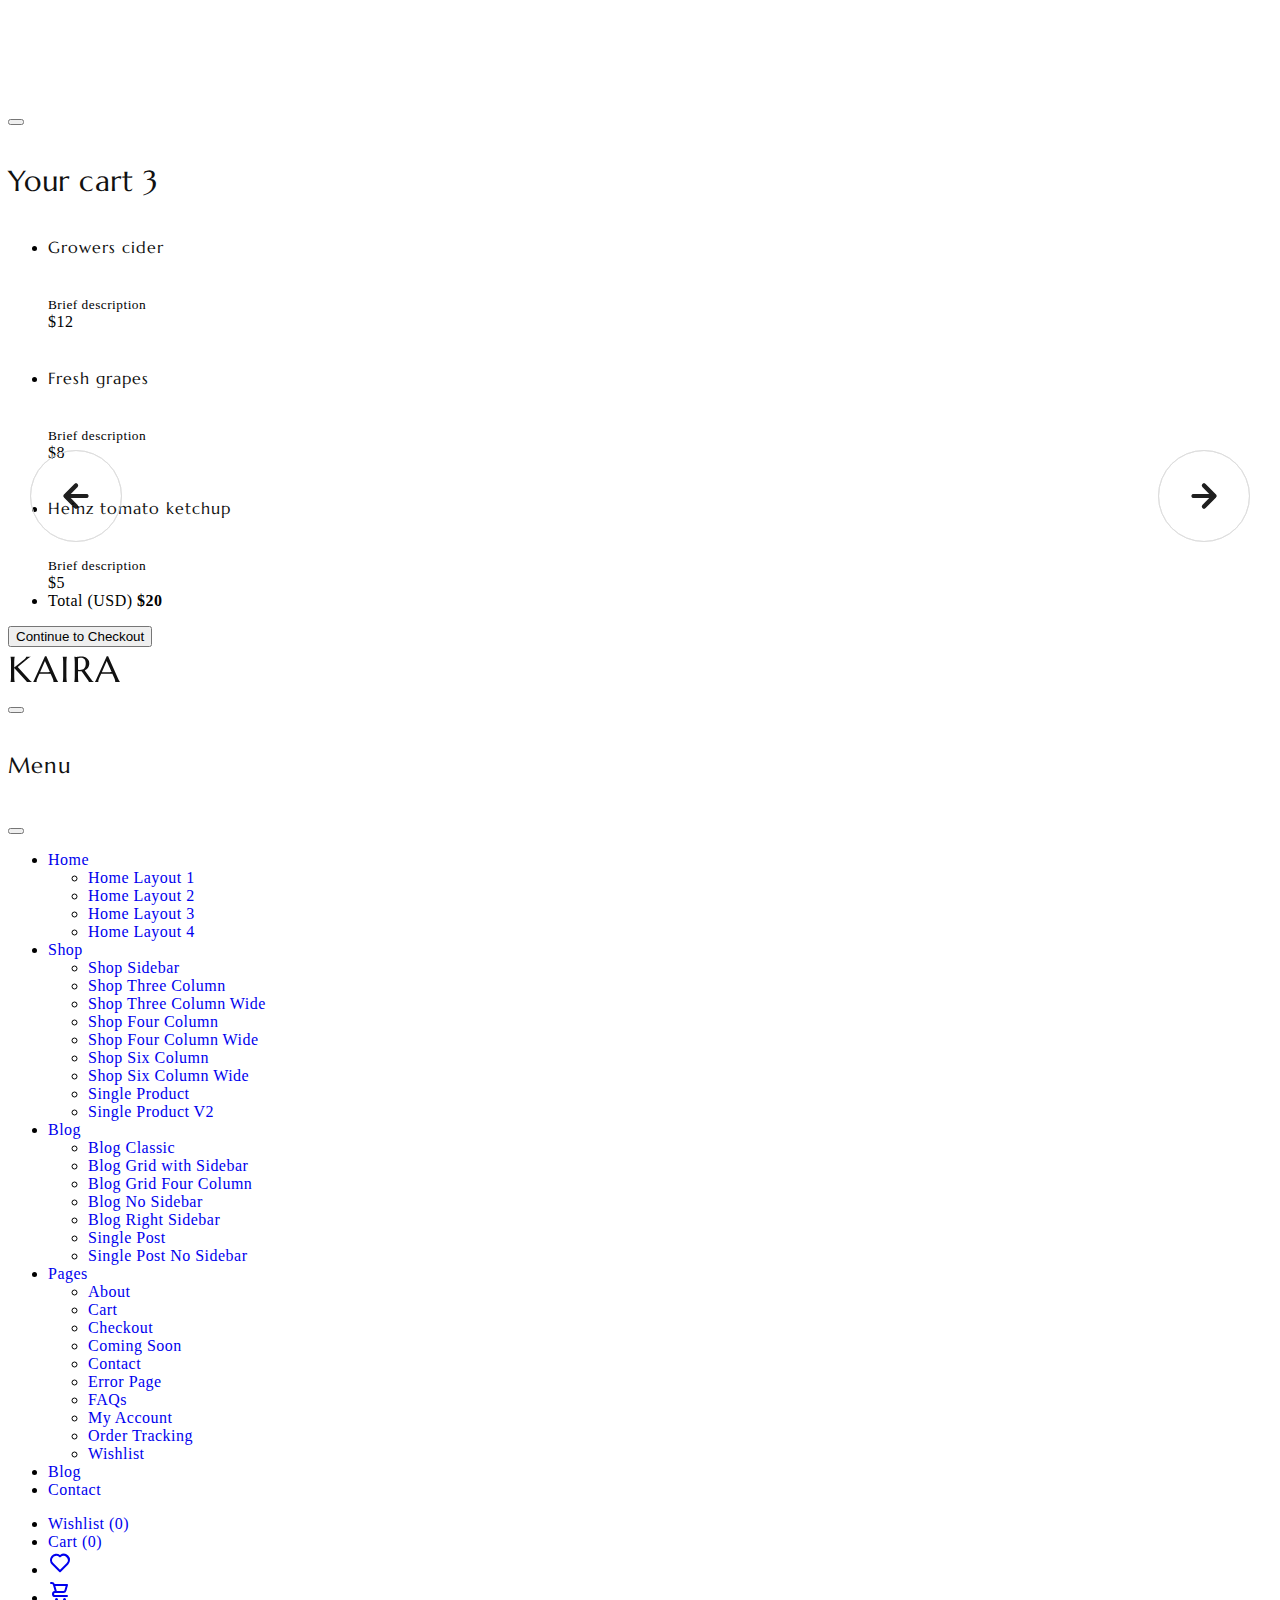
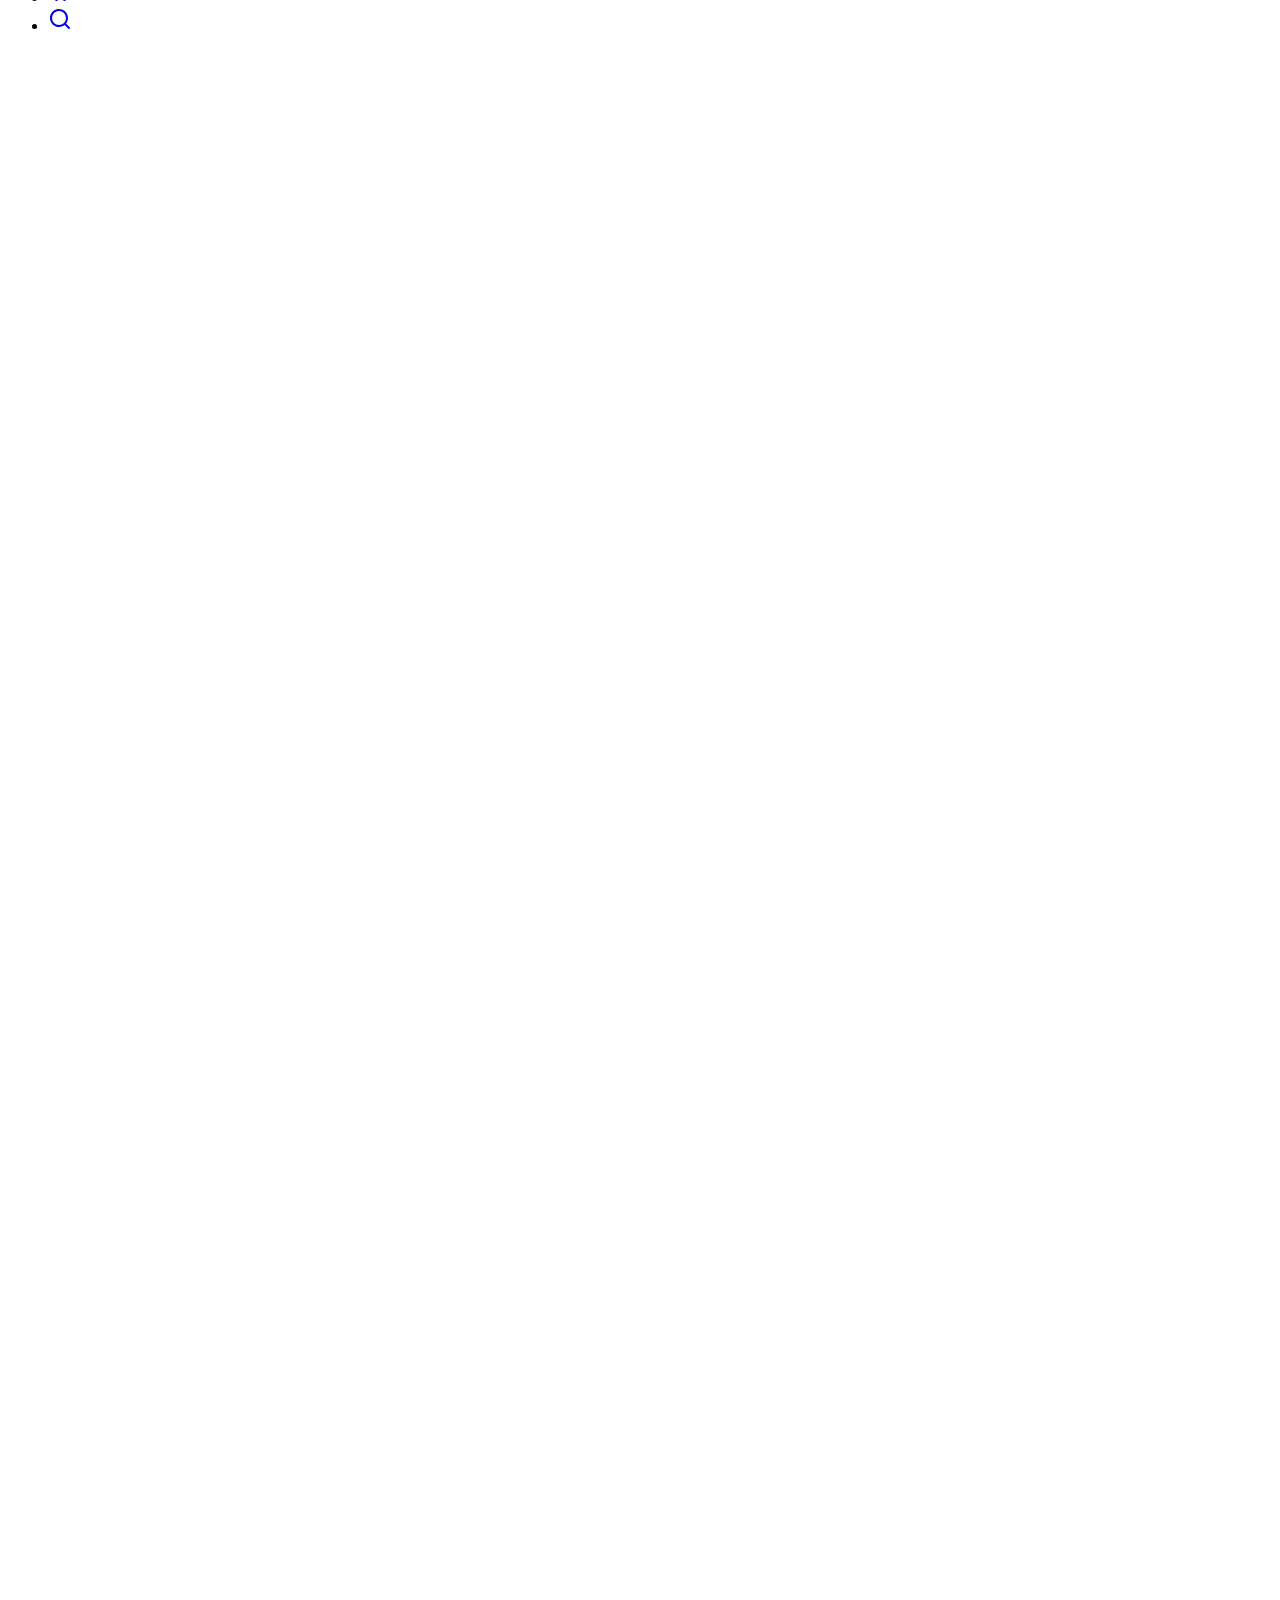
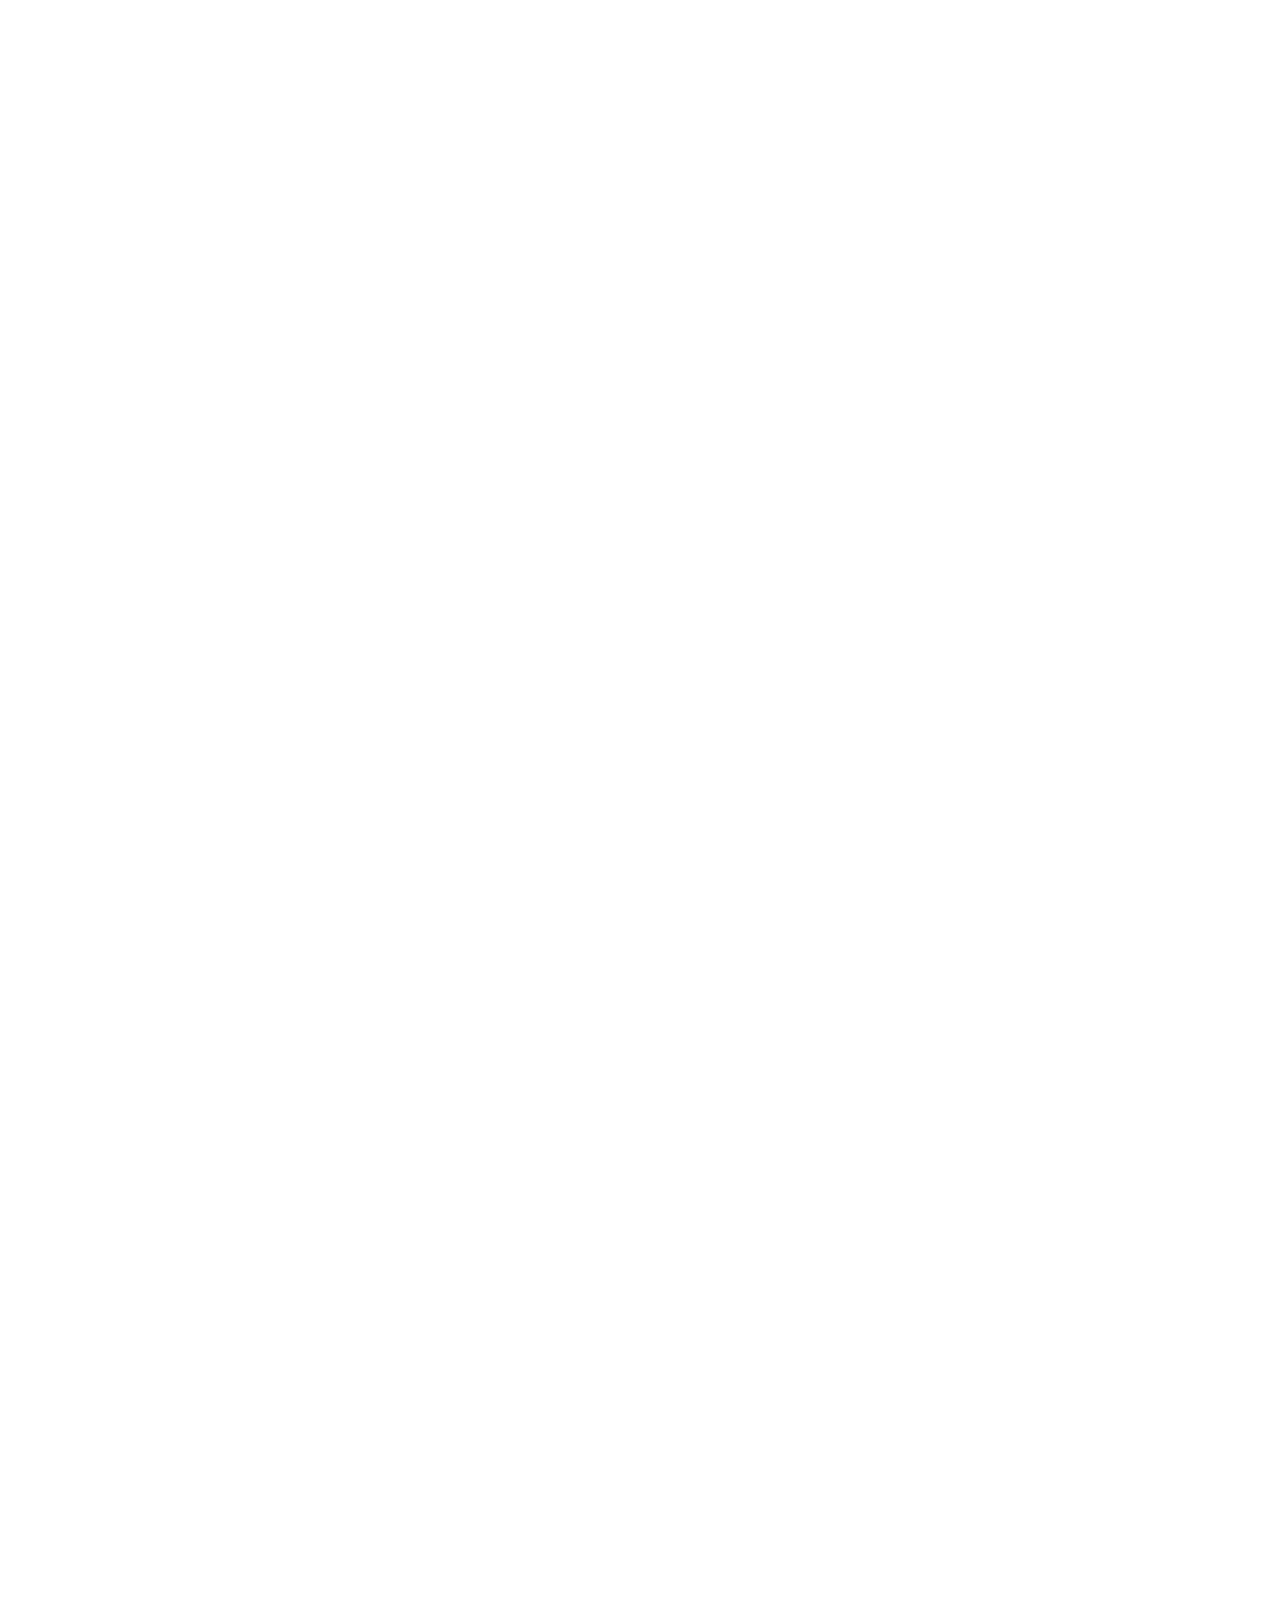
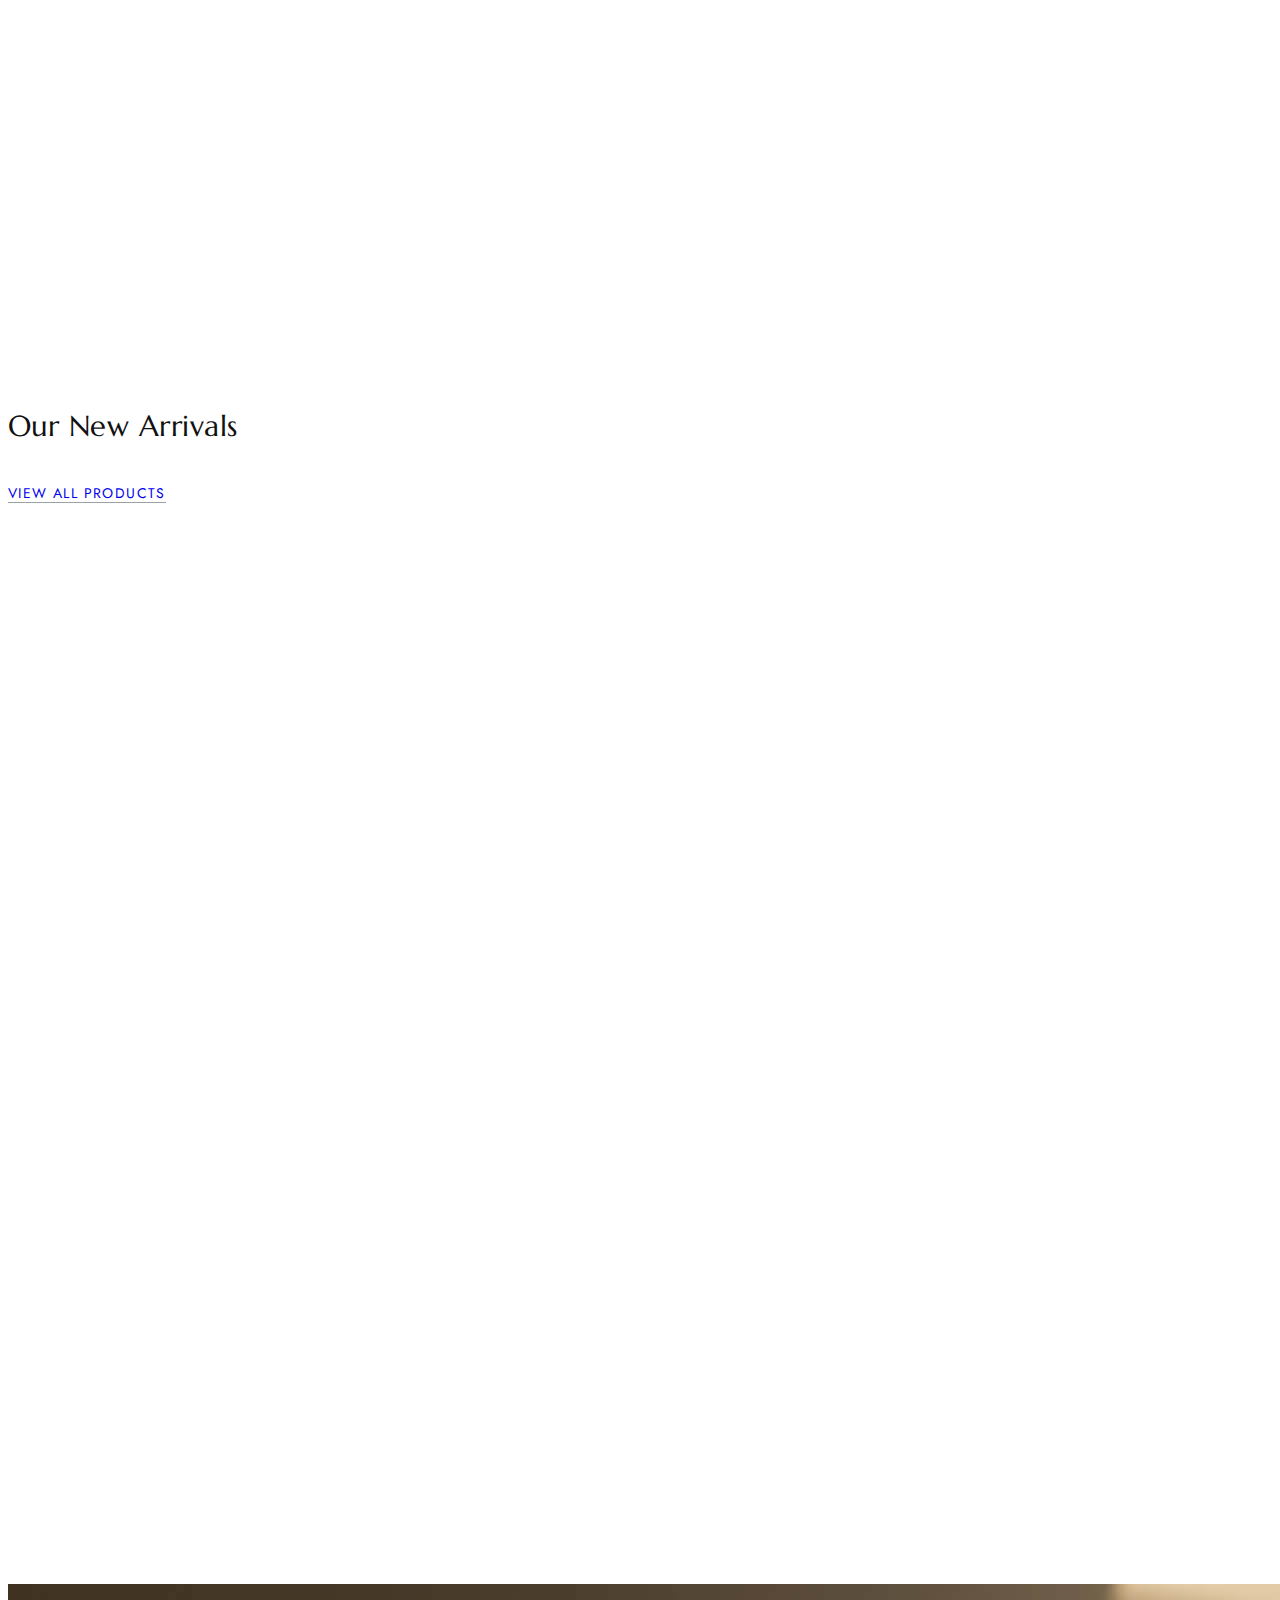
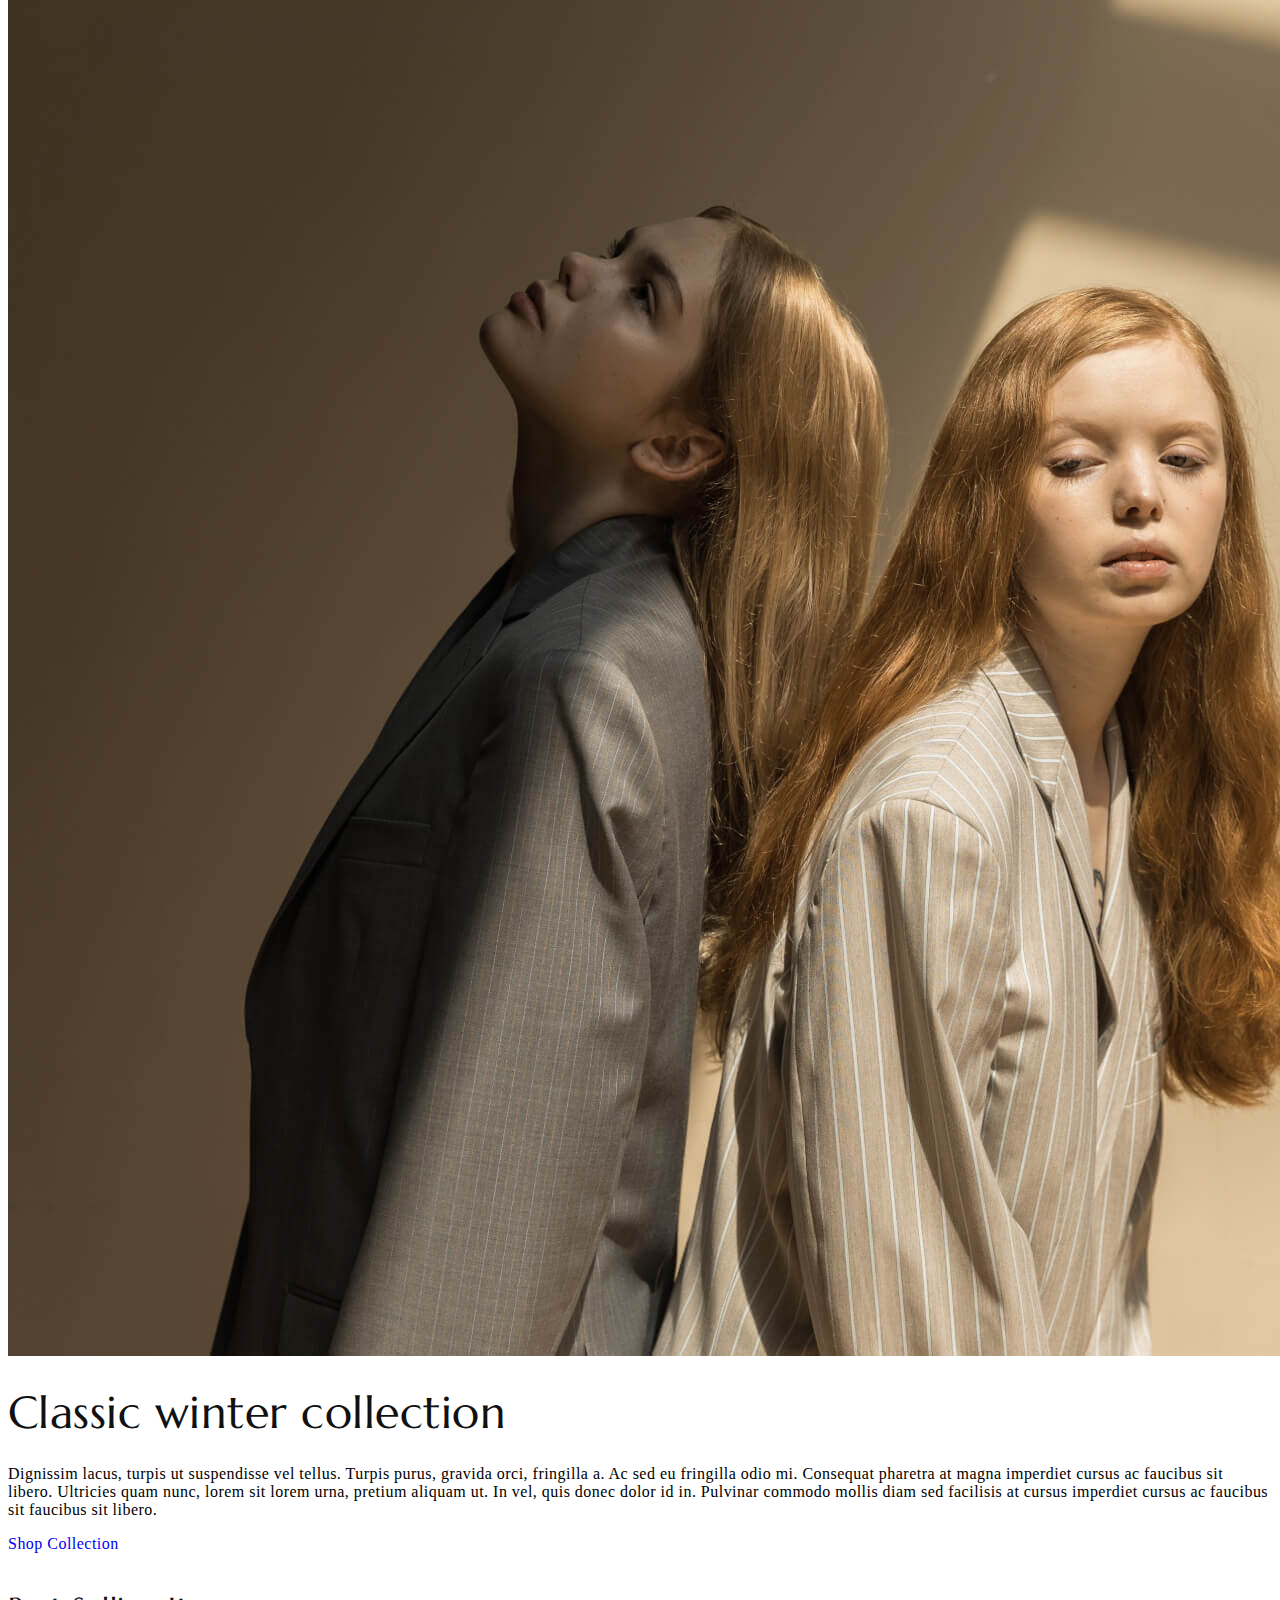
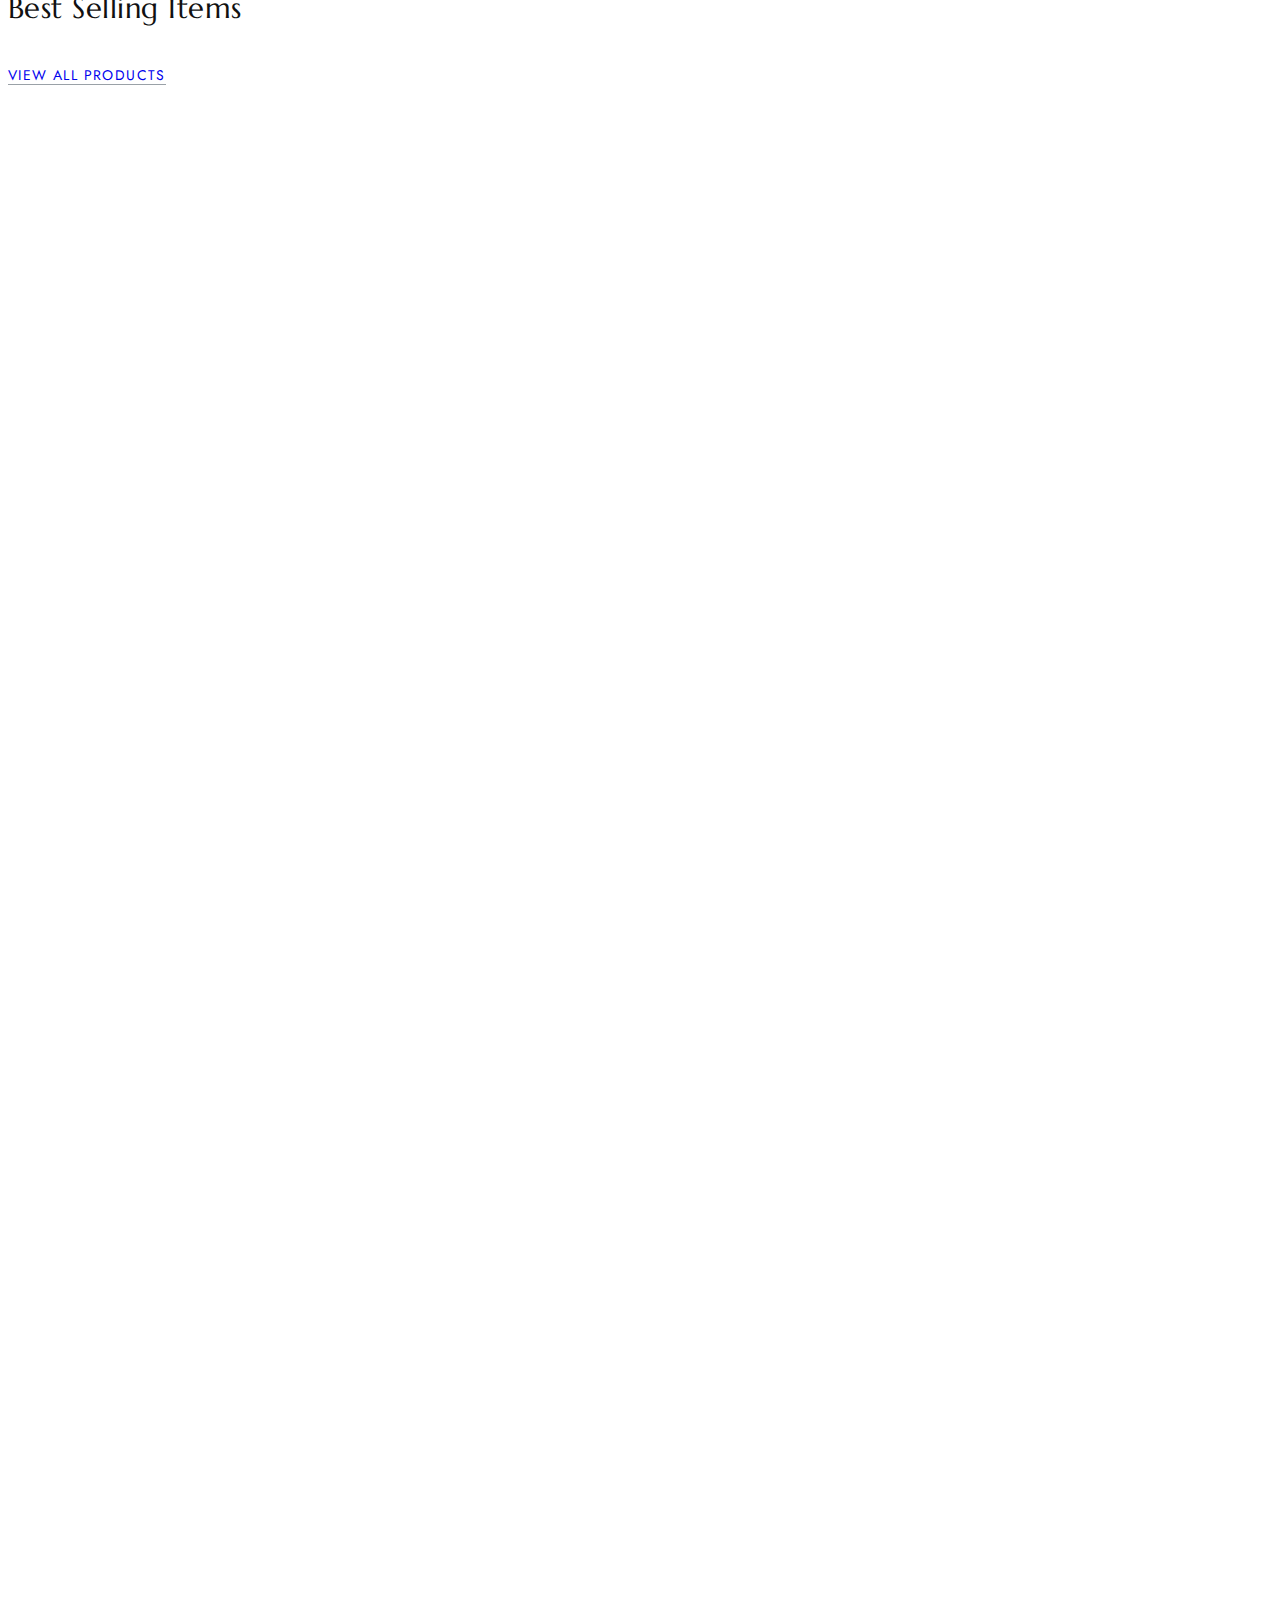
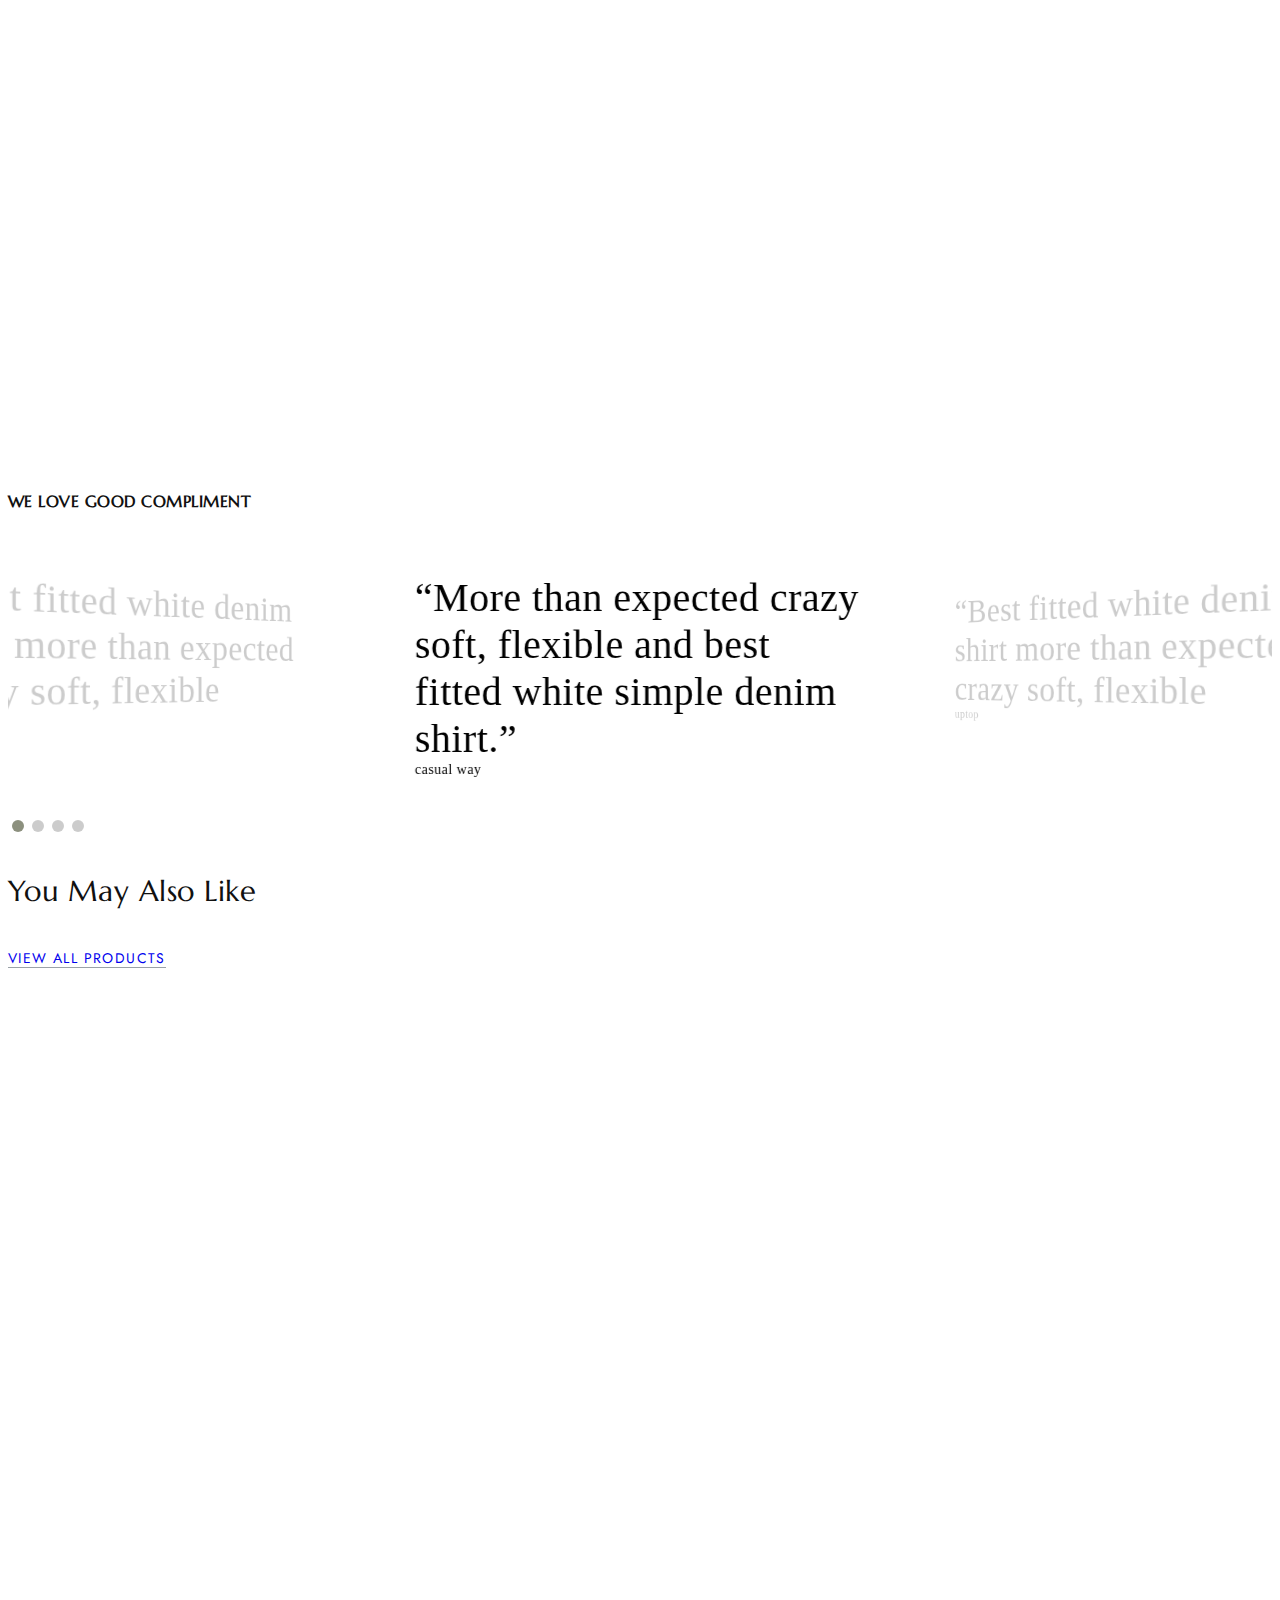
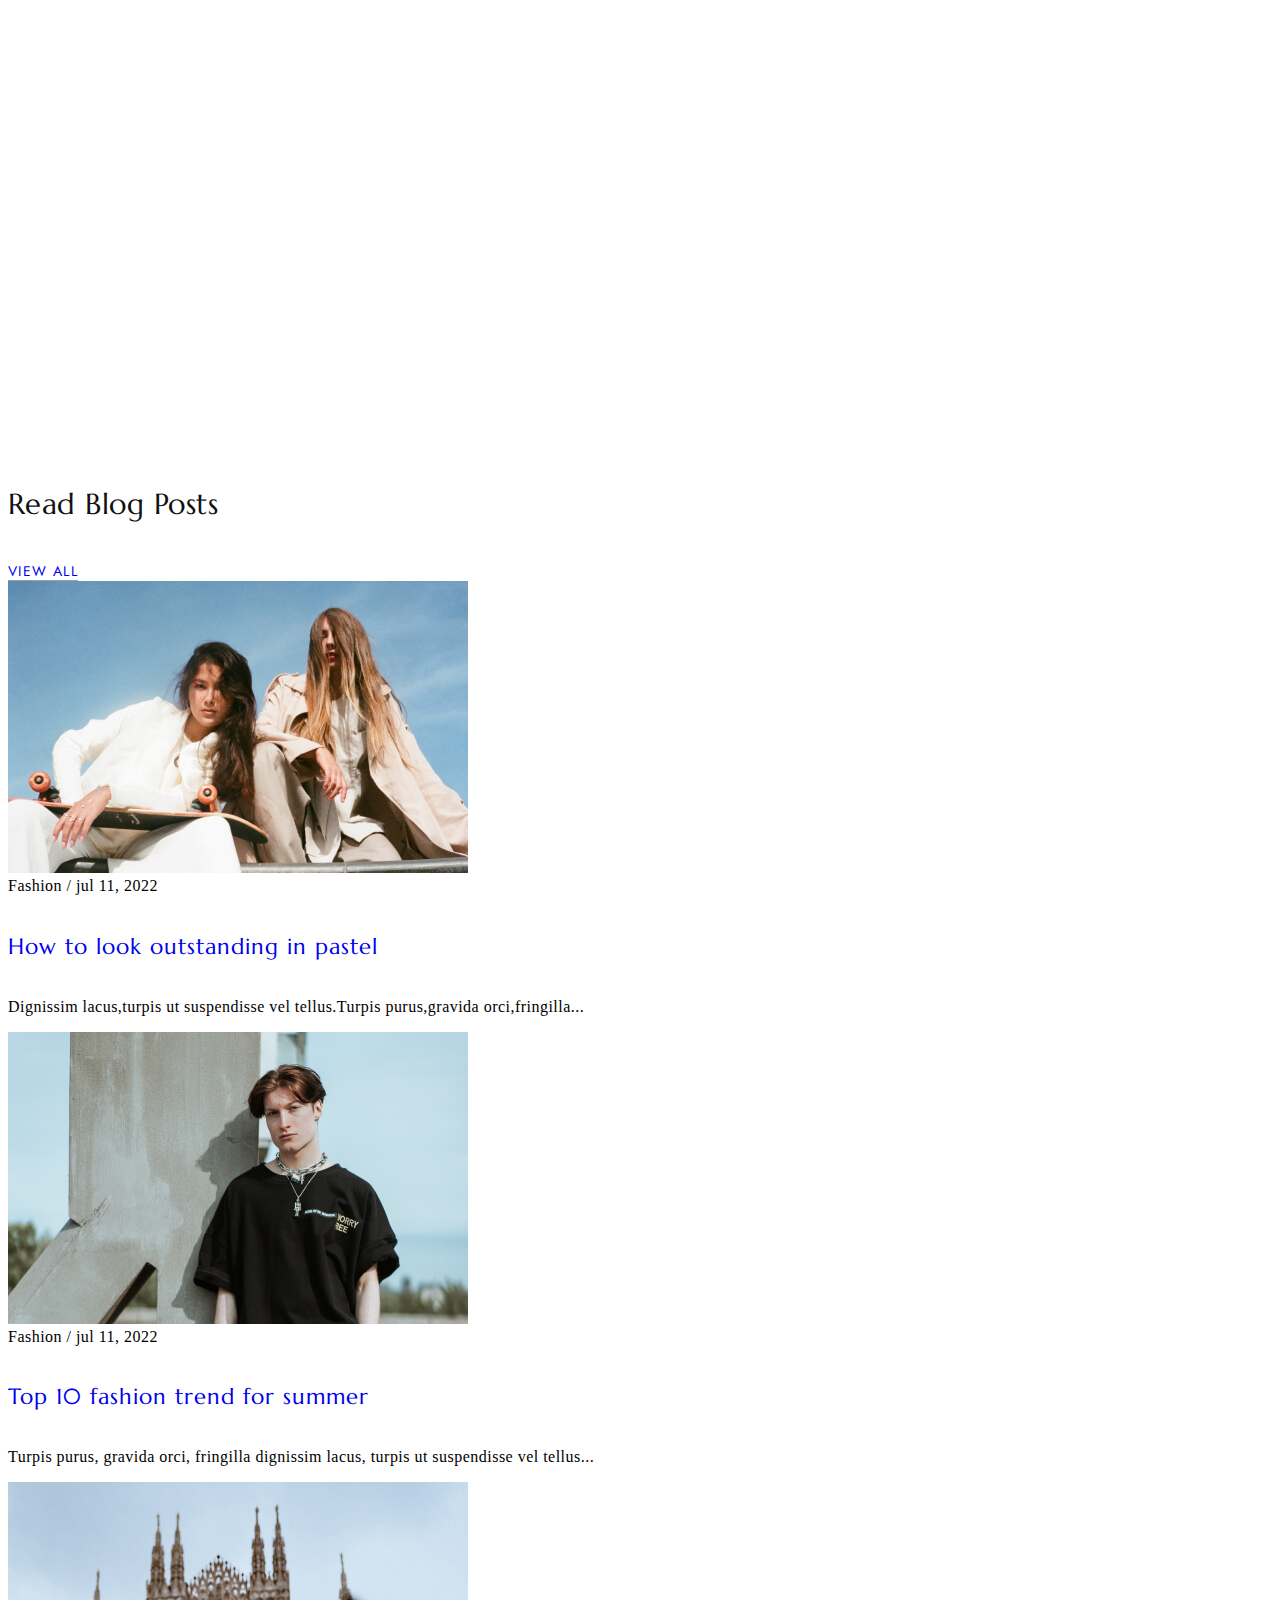
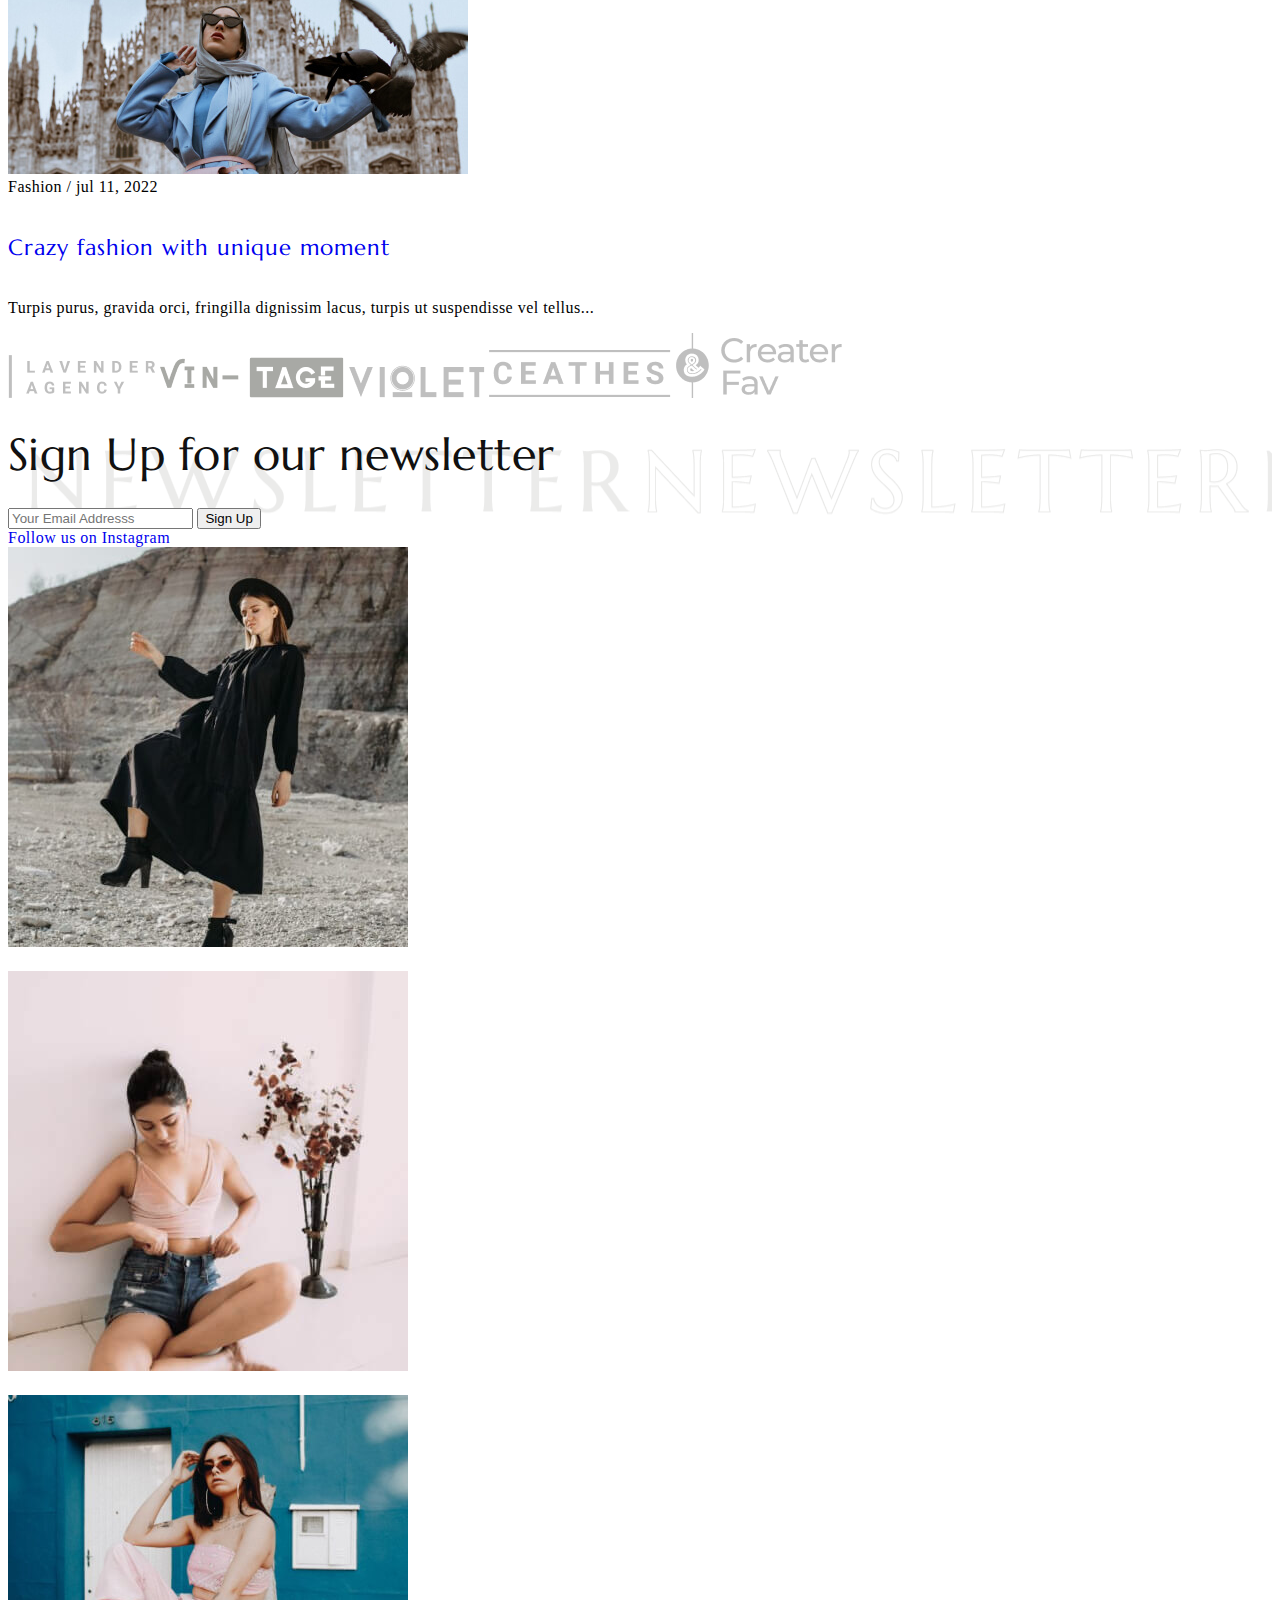
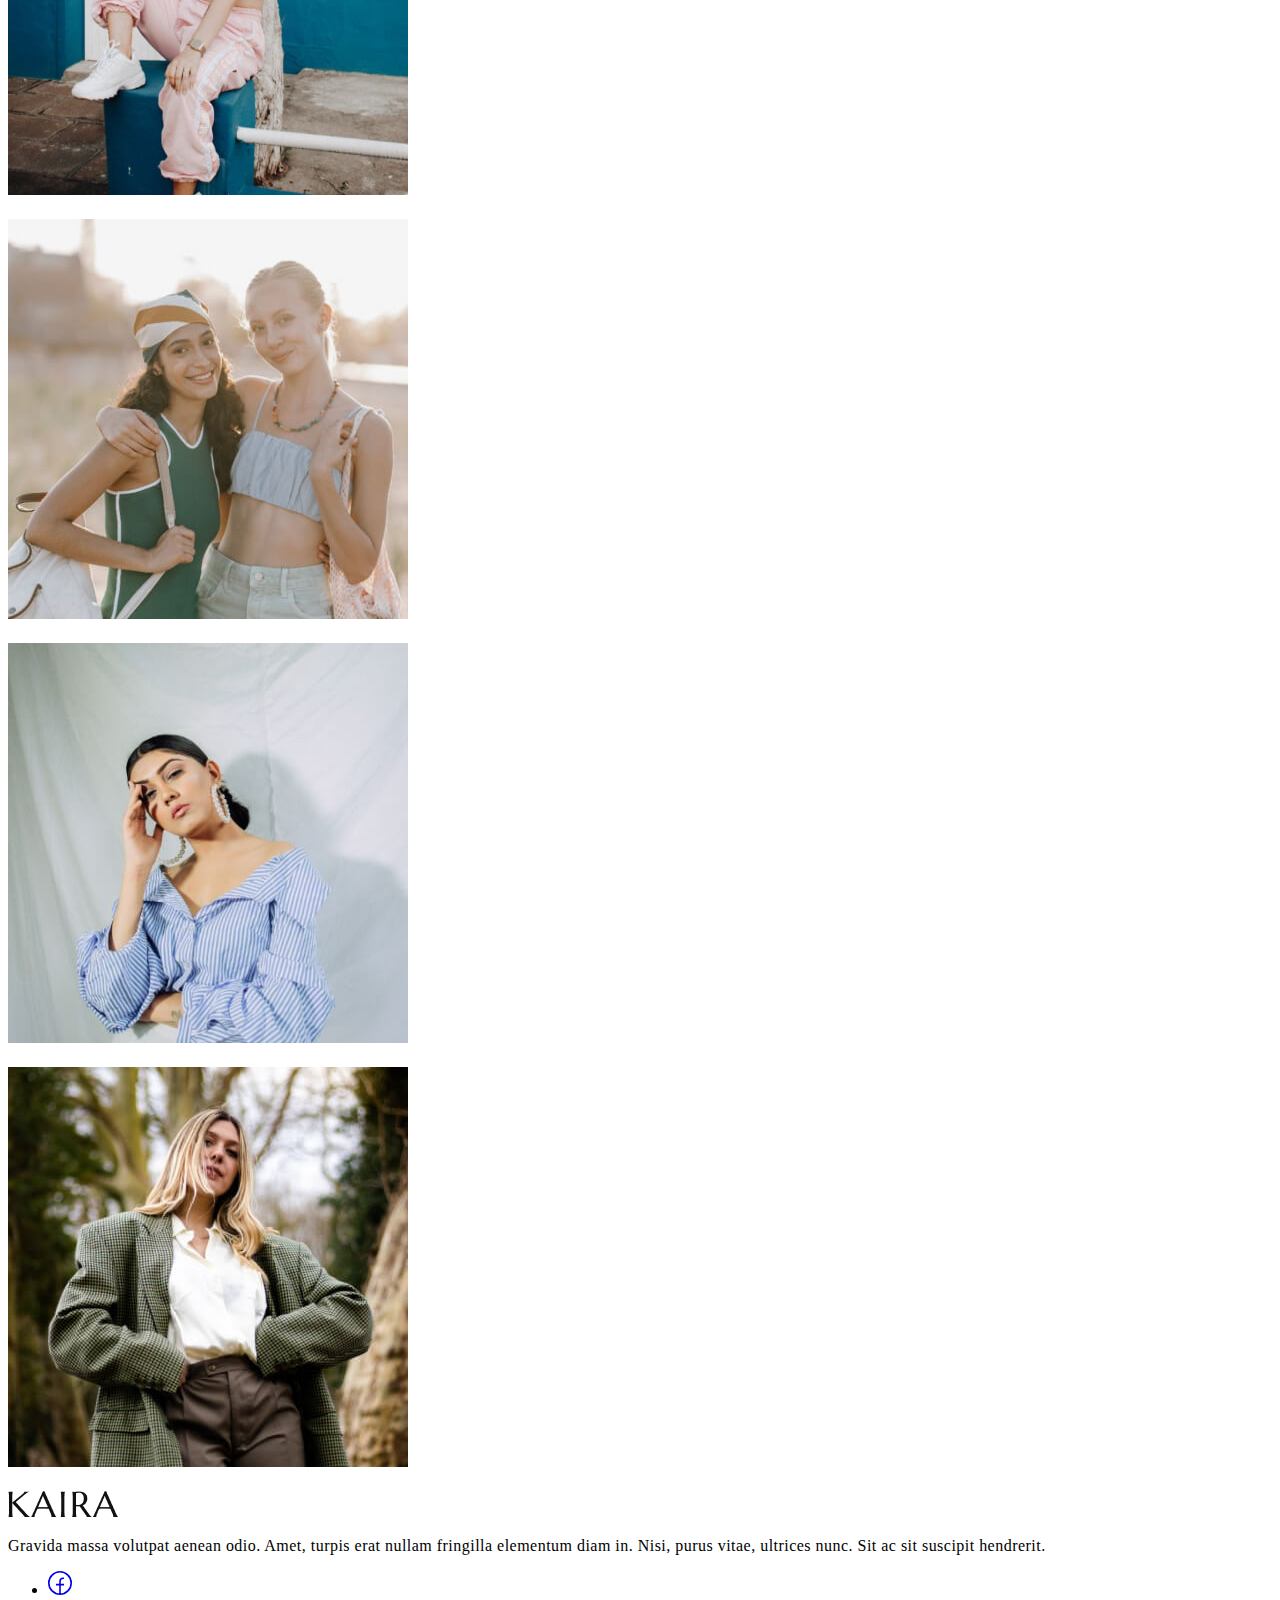
<file: ShoppingNightMongo/wwwroot/kaira-1.0.0 Proje 3/index.html>
<!DOCTYPE html>
<html lang="en">

<head>
  <title>Kaira - Bootstrap 5 Fashion Store HTML CSS Template</title>
  <meta charset="utf-8">
  <meta http-equiv="X-UA-Compatible" content="IE=edge">
  <meta name="viewport" content="width=device-width, initial-scale=1.0">
  <meta name="format-detection" content="telephone=no">
  <meta name="apple-mobile-web-app-capable" content="yes">
  <meta name="author" content="TemplatesJungle">
  <meta name="keywords" content="ecommerce,fashion,store">
  <meta name="description" content="Bootstrap 5 Fashion Store HTML CSS Template">
  <link href="https://cdn.jsdelivr.net/npm/bootstrap@5.3.0-alpha3/dist/css/bootstrap.min.css" rel="stylesheet"
    integrity="sha384-KK94CHFLLe+nY2dmCWGMq91rCGa5gtU4mk92HdvYe+M/SXH301p5ILy+dN9+nJOZ" crossorigin="anonymous">
  <link rel="stylesheet" type="text/css" href="css/vendor.css">
  <link rel="stylesheet" href="https://cdn.jsdelivr.net/npm/swiper@9/swiper-bundle.min.css" />
  <link rel="stylesheet" type="text/css" href="style.css">

  <link rel="preconnect" href="https://fonts.googleapis.com">
  <link rel="preconnect" href="https://fonts.gstatic.com" crossorigin>
  <link
    href="https://fonts.googleapis.com/css2?family=Jost:ital,wght@0,300;0,400;0,500;0,700;1,300;1,400;1,500;1,700&family=Marcellus&display=swap"
    rel="stylesheet">
</head>

<body class="homepage">
  <svg xmlns="http://www.w3.org/2000/svg" style="display: none;">
    <defs>
      <symbol xmlns="http://www.w3.org/2000/svg" id="instagram" viewBox="0 0 15 15">
        <path fill="none" stroke="currentColor"
          d="M11 3.5h1M4.5.5h6a4 4 0 0 1 4 4v6a4 4 0 0 1-4 4h-6a4 4 0 0 1-4-4v-6a4 4 0 0 1 4-4Zm3 10a3 3 0 1 1 0-6a3 3 0 0 1 0 6Z" />
      </symbol>
      <symbol xmlns="http://www.w3.org/2000/svg" id="facebook" viewBox="0 0 15 15">
        <path fill="none" stroke="currentColor"
          d="M7.5 14.5a7 7 0 1 1 0-14a7 7 0 0 1 0 14Zm0 0v-8a2 2 0 0 1 2-2h.5m-5 4h5" />
      </symbol>
      <symbol xmlns="http://www.w3.org/2000/svg" id="twitter" viewBox="0 0 15 15">
        <path fill="currentColor"
          d="m14.478 1.5l.5-.033a.5.5 0 0 0-.871-.301l.371.334Zm-.498 2.959a.5.5 0 1 0-1 0h1Zm-6.49.082h-.5h.5Zm0 .959h.5h-.5Zm-6.99 7V12a.5.5 0 0 0-.278.916L.5 12.5Zm.998-11l.469-.175a.5.5 0 0 0-.916-.048l.447.223Zm3.994 9l.354.353a.5.5 0 0 0-.195-.827l-.159.474Zm7.224-8.027l-.37.336l.18.199l.265-.04l-.075-.495Zm1.264-.94c.051.778.003 1.25-.123 1.606c-.122.345-.336.629-.723 1l.692.722c.438-.42.776-.832.974-1.388c.193-.546.232-1.178.177-2.006l-.998.066Zm0 3.654V4.46h-1v.728h1Zm-6.99-.646V5.5h1v-.959h-1Zm0 .959V6h1v-.5h-1ZM10.525 1a3.539 3.539 0 0 0-3.537 3.541h1A2.539 2.539 0 0 1 10.526 2V1Zm2.454 4.187C12.98 9.503 9.487 13 5.18 13v1c4.86 0 8.8-3.946 8.8-8.813h-1ZM1.03 1.675C1.574 3.127 3.614 6 7.49 6V5C4.174 5 2.421 2.54 1.966 1.325l-.937.35Zm.021-.398C.004 3.373-.157 5.407.604 7.139c.759 1.727 2.392 3.055 4.73 3.835l.317-.948c-2.155-.72-3.518-1.892-4.132-3.29c-.612-1.393-.523-3.11.427-5.013l-.895-.446Zm4.087 8.87C4.536 10.75 2.726 12 .5 12v1c2.566 0 4.617-1.416 5.346-2.147l-.708-.706Zm7.949-8.009A3.445 3.445 0 0 0 10.526 1v1c.721 0 1.37.311 1.82.809l.74-.671Zm-.296.83a3.513 3.513 0 0 0 2.06-1.134l-.744-.668a2.514 2.514 0 0 1-1.466.813l.15.989ZM.222 12.916C1.863 14.01 3.583 14 5.18 14v-1c-1.63 0-3.048-.011-4.402-.916l-.556.832Z" />
      </symbol>
      <symbol xmlns="http://www.w3.org/2000/svg" id="pinterest" viewBox="0 0 15 15">
        <path fill="none" stroke="currentColor"
          d="m4.5 13.5l3-7m-3.236 3a2.989 2.989 0 0 1-.764-2V7A3.5 3.5 0 0 1 7 3.5h1A3.5 3.5 0 0 1 11.5 7v.5a3 3 0 0 1-3 3a2.081 2.081 0 0 1-1.974-1.423L6.5 9m1 5.5a7 7 0 1 1 0-14a7 7 0 0 1 0 14Z" />
      </symbol>
      <symbol xmlns="http://www.w3.org/2000/svg" id="youtube" viewBox="0 0 15 15">
        <path fill="currentColor"
          d="m1.61 12.738l-.104.489l.105-.489Zm11.78 0l.104.489l-.105-.489Zm0-10.476l.104-.489l-.105.489Zm-11.78 0l.106.489l-.105-.489ZM6.5 5.5l.277-.416A.5.5 0 0 0 6 5.5h.5Zm0 4H6a.5.5 0 0 0 .777.416L6.5 9.5Zm3-2l.277.416a.5.5 0 0 0 0-.832L9.5 7.5ZM0 3.636v7.728h1V3.636H0Zm15 7.728V3.636h-1v7.728h1ZM1.506 13.227c3.951.847 8.037.847 11.988 0l-.21-.978a27.605 27.605 0 0 1-11.568 0l-.21.978ZM13.494 1.773a28.606 28.606 0 0 0-11.988 0l.21.978a27.607 27.607 0 0 1 11.568 0l.21-.978ZM15 3.636c0-.898-.628-1.675-1.506-1.863l-.21.978c.418.09.716.458.716.885h1Zm-1 7.728a.905.905 0 0 1-.716.885l.21.978A1.905 1.905 0 0 0 15 11.364h-1Zm-14 0c0 .898.628 1.675 1.506 1.863l.21-.978A.905.905 0 0 1 1 11.364H0Zm1-7.728c0-.427.298-.796.716-.885l-.21-.978A1.905 1.905 0 0 0 0 3.636h1ZM6 5.5v4h1v-4H6Zm.777 4.416l3-2l-.554-.832l-3 2l.554.832Zm3-2.832l-3-2l-.554.832l3 2l.554-.832Z" />
      </symbol>
      <symbol xmlns="http://www.w3.org/2000/svg" id="dribble" viewBox="0 0 15 15">
        <path fill="none" stroke="currentColor" stroke-linecap="round" stroke-linejoin="round"
          d="M4.839 1.024c3.346 4.041 5.096 7.922 5.704 12.782M.533 6.82c5.985-.138 9.402-1.083 11.97-4.216M2.7 12.594c3.221-4.902 7.171-5.65 11.755-4.293M14.5 7.5a7 7 0 1 0-14 0a7 7 0 0 0 14 0Z" />
      </symbol>
      <symbol xmlns="http://www.w3.org/2000/svg" id="calendar" viewBox="0 0 24 24">
        <g fill="none" stroke="currentColor" stroke-linecap="round" stroke-linejoin="round" stroke-width="2">
          <rect width="20" height="18" x="2" y="4" rx="4" />
          <path d="M8 2v4m8-4v4M2 10h20" />
        </g>
      </symbol>
      <symbol xmlns="http://www.w3.org/2000/svg" id="shopping-bag" viewBox="0 0 24 24">
        <g fill="none" stroke="currentColor" stroke-linecap="round" stroke-linejoin="round" stroke-width="2">
          <path
            d="M3.977 9.84A2 2 0 0 1 5.971 8h12.058a2 2 0 0 1 1.994 1.84l.803 10A2 2 0 0 1 18.833 22H5.167a2 2 0 0 1-1.993-2.16l.803-10Z" />
          <path d="M16 11V6a4 4 0 0 0-4-4v0a4 4 0 0 0-4 4v5" />
        </g>
      </symbol>
      <symbol xmlns="http://www.w3.org/2000/svg" id="gift" viewBox="0 0 24 24">
        <g fill="none" stroke="currentColor" stroke-linecap="round" stroke-linejoin="round" stroke-width="2">
          <rect width="18" height="14" x="3" y="8" rx="2" />
          <path d="M12 5a3 3 0 1 0-3 3m6 0a3 3 0 1 0-3-3m0 0v17m9-7H3" />
        </g>
      </symbol>
      <symbol xmlns="http://www.w3.org/2000/svg" id="arrow-cycle" viewBox="0 0 24 24">
        <g fill="none" stroke="currentColor" stroke-linecap="round" stroke-linejoin="round" stroke-width="2">
          <path
            d="M22 12c0 6-4.39 10-9.806 10C7.792 22 4.24 19.665 3 16m-1-4C2 6 6.39 2 11.806 2C16.209 2 19.76 4.335 21 8" />
          <path d="m7 17l-4-1l-1 4M17 7l4 1l1-4" />
        </g>
      </symbol>
      <symbol xmlns="http://www.w3.org/2000/svg" id="link" viewBox="0 0 24 24">
        <path fill="currentColor"
          d="M12 19a1 1 0 1 0-1-1a1 1 0 0 0 1 1Zm5 0a1 1 0 1 0-1-1a1 1 0 0 0 1 1Zm0-4a1 1 0 1 0-1-1a1 1 0 0 0 1 1Zm-5 0a1 1 0 1 0-1-1a1 1 0 0 0 1 1Zm7-12h-1V2a1 1 0 0 0-2 0v1H8V2a1 1 0 0 0-2 0v1H5a3 3 0 0 0-3 3v14a3 3 0 0 0 3 3h14a3 3 0 0 0 3-3V6a3 3 0 0 0-3-3Zm1 17a1 1 0 0 1-1 1H5a1 1 0 0 1-1-1v-9h16Zm0-11H4V6a1 1 0 0 1 1-1h1v1a1 1 0 0 0 2 0V5h8v1a1 1 0 0 0 2 0V5h1a1 1 0 0 1 1 1ZM7 15a1 1 0 1 0-1-1a1 1 0 0 0 1 1Zm0 4a1 1 0 1 0-1-1a1 1 0 0 0 1 1Z" />
      </symbol>
      <symbol xmlns="http://www.w3.org/2000/svg" id="arrow-left" viewBox="0 0 24 24">
        <path fill="currentColor"
          d="M17 11H9.41l3.3-3.29a1 1 0 1 0-1.42-1.42l-5 5a1 1 0 0 0-.21.33a1 1 0 0 0 0 .76a1 1 0 0 0 .21.33l5 5a1 1 0 0 0 1.42 0a1 1 0 0 0 0-1.42L9.41 13H17a1 1 0 0 0 0-2Z" />
      </symbol>
      <symbol xmlns="http://www.w3.org/2000/svg" id="arrow-right" viewBox="0 0 24 24">
        <path fill="currentColor"
          d="M17.92 11.62a1 1 0 0 0-.21-.33l-5-5a1 1 0 0 0-1.42 1.42l3.3 3.29H7a1 1 0 0 0 0 2h7.59l-3.3 3.29a1 1 0 0 0 0 1.42a1 1 0 0 0 1.42 0l5-5a1 1 0 0 0 .21-.33a1 1 0 0 0 0-.76Z" />
      </symbol>
      <symbol xmlns="http://www.w3.org/2000/svg" id="play" viewBox="0 0 24 24">
        <g fill="none" fill-rule="evenodd">
          <path
            d="M24 0v24H0V0h24ZM12.593 23.258l-.011.002l-.071.035l-.02.004l-.014-.004l-.071-.035c-.01-.004-.019-.001-.024.005l-.004.01l-.017.428l.005.02l.01.013l.104.074l.015.004l.012-.004l.104-.074l.012-.016l.004-.017l-.017-.427c-.002-.01-.009-.017-.017-.018Zm.265-.113l-.013.002l-.185.093l-.01.01l-.003.011l.018.43l.005.012l.008.007l.201.093c.012.004.023 0 .029-.008l.004-.014l-.034-.614c-.003-.012-.01-.02-.02-.022Zm-.715.002a.023.023 0 0 0-.027.006l-.006.014l-.034.614c0 .012.007.02.017.024l.015-.002l.201-.093l.01-.008l.004-.011l.017-.43l-.003-.012l-.01-.01l-.184-.092Z" />
          <path fill="currentColor"
            d="M5.669 4.76a1.469 1.469 0 0 1 2.04-1.177c1.062.454 3.442 1.533 6.462 3.276c3.021 1.744 5.146 3.267 6.069 3.958c.788.591.79 1.763.001 2.356c-.914.687-3.013 2.19-6.07 3.956c-3.06 1.766-5.412 2.832-6.464 3.28c-.906.387-1.92-.2-2.038-1.177c-.138-1.142-.396-3.735-.396-7.237c0-3.5.257-6.092.396-7.235Z" />
        </g>
      </symbol>
      <symbol xmlns="http://www.w3.org/2000/svg" id="category" viewBox="0 0 24 24">
        <path fill="currentColor"
          d="M19 5.5h-6.28l-.32-1a3 3 0 0 0-2.84-2H5a3 3 0 0 0-3 3v13a3 3 0 0 0 3 3h14a3 3 0 0 0 3-3v-10a3 3 0 0 0-3-3Zm1 13a1 1 0 0 1-1 1H5a1 1 0 0 1-1-1v-13a1 1 0 0 1 1-1h4.56a1 1 0 0 1 .95.68l.54 1.64a1 1 0 0 0 .95.68h7a1 1 0 0 1 1 1Z" />
      </symbol>
      <symbol xmlns="http://www.w3.org/2000/svg" id="calendar" viewBox="0 0 24 24">
        <path fill="currentColor"
          d="M19 4h-2V3a1 1 0 0 0-2 0v1H9V3a1 1 0 0 0-2 0v1H5a3 3 0 0 0-3 3v12a3 3 0 0 0 3 3h14a3 3 0 0 0 3-3V7a3 3 0 0 0-3-3Zm1 15a1 1 0 0 1-1 1H5a1 1 0 0 1-1-1v-7h16Zm0-9H4V7a1 1 0 0 1 1-1h2v1a1 1 0 0 0 2 0V6h6v1a1 1 0 0 0 2 0V6h2a1 1 0 0 1 1 1Z" />
      </symbol>
      <symbol xmlns="http://www.w3.org/2000/svg" id="heart" viewBox="0 0 24 24">
        <path fill="currentColor"
          d="M20.16 4.61A6.27 6.27 0 0 0 12 4a6.27 6.27 0 0 0-8.16 9.48l7.45 7.45a1 1 0 0 0 1.42 0l7.45-7.45a6.27 6.27 0 0 0 0-8.87Zm-1.41 7.46L12 18.81l-6.75-6.74a4.28 4.28 0 0 1 3-7.3a4.25 4.25 0 0 1 3 1.25a1 1 0 0 0 1.42 0a4.27 4.27 0 0 1 6 6.05Z" />
      </symbol>
      <symbol xmlns="http://www.w3.org/2000/svg" id="plus" viewBox="0 0 24 24">
        <path fill="currentColor"
          d="M19 11h-6V5a1 1 0 0 0-2 0v6H5a1 1 0 0 0 0 2h6v6a1 1 0 0 0 2 0v-6h6a1 1 0 0 0 0-2Z" />
      </symbol>
      <symbol xmlns="http://www.w3.org/2000/svg" id="minus" viewBox="0 0 24 24">
        <path fill="currentColor" d="M19 11H5a1 1 0 0 0 0 2h14a1 1 0 0 0 0-2Z" />
      </symbol>
      <symbol xmlns="http://www.w3.org/2000/svg" id="cart" viewBox="0 0 24 24">
        <path fill="currentColor"
          d="M8.5 19a1.5 1.5 0 1 0 1.5 1.5A1.5 1.5 0 0 0 8.5 19ZM19 16H7a1 1 0 0 1 0-2h8.491a3.013 3.013 0 0 0 2.885-2.176l1.585-5.55A1 1 0 0 0 19 5H6.74a3.007 3.007 0 0 0-2.82-2H3a1 1 0 0 0 0 2h.921a1.005 1.005 0 0 1 .962.725l.155.545v.005l1.641 5.742A3 3 0 0 0 7 18h12a1 1 0 0 0 0-2Zm-1.326-9l-1.22 4.274a1.005 1.005 0 0 1-.963.726H8.754l-.255-.892L7.326 7ZM16.5 19a1.5 1.5 0 1 0 1.5 1.5a1.5 1.5 0 0 0-1.5-1.5Z" />
      </symbol>
      <symbol xmlns="http://www.w3.org/2000/svg" id="check" viewBox="0 0 24 24">
        <path fill="currentColor"
          d="M18.71 7.21a1 1 0 0 0-1.42 0l-7.45 7.46l-3.13-3.14A1 1 0 1 0 5.29 13l3.84 3.84a1 1 0 0 0 1.42 0l8.16-8.16a1 1 0 0 0 0-1.47Z" />
      </symbol>
      <symbol xmlns="http://www.w3.org/2000/svg" id="trash" viewBox="0 0 24 24">
        <path fill="currentColor"
          d="M10 18a1 1 0 0 0 1-1v-6a1 1 0 0 0-2 0v6a1 1 0 0 0 1 1ZM20 6h-4V5a3 3 0 0 0-3-3h-2a3 3 0 0 0-3 3v1H4a1 1 0 0 0 0 2h1v11a3 3 0 0 0 3 3h8a3 3 0 0 0 3-3V8h1a1 1 0 0 0 0-2ZM10 5a1 1 0 0 1 1-1h2a1 1 0 0 1 1 1v1h-4Zm7 14a1 1 0 0 1-1 1H8a1 1 0 0 1-1-1V8h10Zm-3-1a1 1 0 0 0 1-1v-6a1 1 0 0 0-2 0v6a1 1 0 0 0 1 1Z" />
      </symbol>
      <symbol xmlns="http://www.w3.org/2000/svg" id="star-outline" viewBox="0 0 15 15">
        <path fill="none" stroke="currentColor" stroke-linecap="round" stroke-linejoin="round"
          d="M7.5 9.804L5.337 11l.413-2.533L4 6.674l2.418-.37L7.5 4l1.082 2.304l2.418.37l-1.75 1.793L9.663 11L7.5 9.804Z" />
      </symbol>
      <symbol xmlns="http://www.w3.org/2000/svg" id="star-solid" viewBox="0 0 15 15">
        <path fill="currentColor"
          d="M7.953 3.788a.5.5 0 0 0-.906 0L6.08 5.85l-2.154.33a.5.5 0 0 0-.283.843l1.574 1.613l-.373 2.284a.5.5 0 0 0 .736.518l1.92-1.063l1.921 1.063a.5.5 0 0 0 .736-.519l-.373-2.283l1.574-1.613a.5.5 0 0 0-.283-.844L8.921 5.85l-.968-2.062Z" />
      </symbol>
      <symbol xmlns="http://www.w3.org/2000/svg" id="search" viewBox="0 0 24 24">
        <path fill="currentColor"
          d="M21.71 20.29L18 16.61A9 9 0 1 0 16.61 18l3.68 3.68a1 1 0 0 0 1.42 0a1 1 0 0 0 0-1.39ZM11 18a7 7 0 1 1 7-7a7 7 0 0 1-7 7Z" />
      </symbol>
      <symbol xmlns="http://www.w3.org/2000/svg" id="user" viewBox="0 0 24 24">
        <path fill="currentColor"
          d="M15.71 12.71a6 6 0 1 0-7.42 0a10 10 0 0 0-6.22 8.18a1 1 0 0 0 2 .22a8 8 0 0 1 15.9 0a1 1 0 0 0 1 .89h.11a1 1 0 0 0 .88-1.1a10 10 0 0 0-6.25-8.19ZM12 12a4 4 0 1 1 4-4a4 4 0 0 1-4 4Z" />
      </symbol>
      <symbol xmlns="http://www.w3.org/2000/svg" id="close" viewBox="0 0 15 15">
        <path fill="currentColor"
          d="M7.953 3.788a.5.5 0 0 0-.906 0L6.08 5.85l-2.154.33a.5.5 0 0 0-.283.843l1.574 1.613l-.373 2.284a.5.5 0 0 0 .736.518l1.92-1.063l1.921 1.063a.5.5 0 0 0 .736-.519l-.373-2.283l1.574-1.613a.5.5 0 0 0-.283-.844L8.921 5.85l-.968-2.062Z" />
      </symbol>
    </defs>
  </svg>

  <div class="preloader text-white fs-6 text-uppercase overflow-hidden"></div>

  <div class="search-popup">
    <div class="search-popup-container">

      <form role="search" method="get" class="form-group" action="">
        <input type="search" id="search-form" class="form-control border-0 border-bottom"
          placeholder="Type and press enter" value="" name="s" />
        <button type="submit" class="search-submit border-0 position-absolute bg-white"
          style="top: 15px;right: 15px;"><svg class="search" width="24" height="24">
            <use xlink:href="#search"></use>
          </svg></button>
      </form>

      <h5 class="cat-list-title">Browse Categories</h5>

      <ul class="cat-list">
        <li class="cat-list-item">
          <a href="#" title="Jackets">Jackets</a>
        </li>
        <li class="cat-list-item">
          <a href="#" title="T-shirts">T-shirts</a>
        </li>
        <li class="cat-list-item">
          <a href="#" title="Handbags">Handbags</a>
        </li>
        <li class="cat-list-item">
          <a href="#" title="Accessories">Accessories</a>
        </li>
        <li class="cat-list-item">
          <a href="#" title="Cosmetics">Cosmetics</a>
        </li>
        <li class="cat-list-item">
          <a href="#" title="Dresses">Dresses</a>
        </li>
        <li class="cat-list-item">
          <a href="#" title="Jumpsuits">Jumpsuits</a>
        </li>
      </ul>

    </div>
  </div>

  <div class="offcanvas offcanvas-end" data-bs-scroll="true" tabindex="-1" id="offcanvasCart" aria-labelledby="My Cart">
    <div class="offcanvas-header justify-content-center">
      <button type="button" class="btn-close" data-bs-dismiss="offcanvas" aria-label="Close"></button>
    </div>
    <div class="offcanvas-body">
      <div class="order-md-last">
        <h4 class="d-flex justify-content-between align-items-center mb-3">
          <span class="text-primary">Your cart</span>
          <span class="badge bg-primary rounded-pill">3</span>
        </h4>
        <ul class="list-group mb-3">
          <li class="list-group-item d-flex justify-content-between lh-sm">
            <div>
              <h6 class="my-0">Growers cider</h6>
              <small class="text-body-secondary">Brief description</small>
            </div>
            <span class="text-body-secondary">$12</span>
          </li>
          <li class="list-group-item d-flex justify-content-between lh-sm">
            <div>
              <h6 class="my-0">Fresh grapes</h6>
              <small class="text-body-secondary">Brief description</small>
            </div>
            <span class="text-body-secondary">$8</span>
          </li>
          <li class="list-group-item d-flex justify-content-between lh-sm">
            <div>
              <h6 class="my-0">Heinz tomato ketchup</h6>
              <small class="text-body-secondary">Brief description</small>
            </div>
            <span class="text-body-secondary">$5</span>
          </li>
          <li class="list-group-item d-flex justify-content-between">
            <span>Total (USD)</span>
            <strong>$20</strong>
          </li>
        </ul>

        <button class="w-100 btn btn-primary btn-lg" type="submit">Continue to Checkout</button>
      </div>
    </div>
  </div>

  <nav class="navbar fixed-top navbar-expand-lg text-uppercase fs-6 p-3 border-bottom align-items-center" style="background-color: white;">

      <div class="container-fluid">
          <div class="row justify-content-between align-items-center w-100">

              <div class="col-auto">
                  <a class="navbar-brand text-white" href="index.html">
                      <svg width="112" height="45" viewBox="0 0 112 45" xmlns="http://www.w3.org/2000/svg" fill="#111">
                          <path d="M2.51367 34.9297C2.58398 34.6836 2.64844 34.3789 2.70703 34.0156C2.77734 33.6523 2.83594 33.2012 2.88281 32.6621C2.92969 32.123 2.96484 31.4844 2.98828 30.7461C3.01172 29.9961 3.02344 29.123 3.02344 28.127V16.6836C3.02344 15.6875 3.01172 14.8203 2.98828 14.082C2.96484 13.332 2.92969 12.6875 2.88281 12.1484C2.83594 11.5977 2.77734 11.1406 2.70703 10.7773C2.64844 10.4141 2.58398 10.1094 2.51367 9.86328V9.79297H6.73242V9.86328C6.66211 10.1094 6.5918 10.4141 6.52148 10.7773C6.46289 11.1406 6.41016 11.5977 6.36328 12.1484C6.32812 12.6875 6.29297 13.332 6.25781 14.082C6.23438 14.8203 6.22266 15.6875 6.22266 16.6836V20.6035L16.4883 12.2188C17.6367 11.2813 18.2109 10.4727 18.2109 9.79297H23.1504V9.86328C22.459 10.0273 21.7559 10.3437 21.041 10.8125C20.3379 11.2695 19.5879 11.832 18.791 12.5L9.7207 20.0938L20.6367 32.082C21.0938 32.5508 21.4805 32.9434 21.7969 33.2598C22.125 33.5645 22.4121 33.8223 22.6582 34.0332C22.9043 34.2324 23.127 34.4023 23.3262 34.543C23.5371 34.6719 23.7539 34.8008 23.9766 34.9297V35H18.8262C18.7793 34.8945 18.6973 34.7598 18.5801 34.5957C18.4746 34.4316 18.3457 34.2617 18.1934 34.0859C18.0527 33.9102 17.8945 33.7285 17.7188 33.541C17.5547 33.3535 17.3965 33.1777 17.2441 33.0137L6.22266 20.9199V28.127C6.22266 29.123 6.23438 29.9961 6.25781 30.7461C6.29297 31.4844 6.32812 32.123 6.36328 32.6621C6.41016 33.2012 6.46289 33.6523 6.52148 34.0156C6.5918 34.3789 6.66211 34.6836 6.73242 34.9297V35H2.51367V34.9297ZM45.3846 35V34.9297C45.408 34.8711 45.4256 34.7832 45.4373 34.666C45.4491 34.5488 45.4549 34.4434 45.4549 34.3496C45.4549 33.9863 45.4022 33.5879 45.2967 33.1543C45.203 32.709 45.0155 32.1582 44.7342 31.502L42.6073 26.7207C41.951 26.6973 41.078 26.6855 39.9881 26.6855C38.8983 26.6855 37.7205 26.6855 36.4549 26.6855C35.5291 26.6855 34.6327 26.6855 33.7655 26.6855C32.91 26.6855 32.1366 26.6973 31.4452 26.7207L29.4237 31.3613C29.2479 31.7949 29.0604 32.2695 28.8612 32.7852C28.662 33.3008 28.5623 33.8223 28.5623 34.3496C28.5623 34.502 28.5741 34.6309 28.5975 34.7363C28.6209 34.8301 28.6444 34.8945 28.6678 34.9297V35H25.0819V34.9297C25.2928 34.707 25.5565 34.3145 25.8729 33.752C26.1893 33.1777 26.535 32.4629 26.91 31.6074L36.9823 9.26562H38.3885L47.9334 30.7461C48.1561 31.25 48.3846 31.7422 48.619 32.2227C48.8651 32.6914 49.0936 33.1133 49.3045 33.4883C49.5155 33.8633 49.703 34.1797 49.867 34.4375C50.0311 34.6953 50.1424 34.8594 50.201 34.9297V35H45.3846ZM33.994 25.1738C34.6737 25.1738 35.3709 25.1738 36.0858 25.1738C36.8006 25.1621 37.4979 25.1562 38.1776 25.1562C38.869 25.1445 39.5311 25.1387 40.1639 25.1387C40.7967 25.127 41.3709 25.1152 41.8866 25.1035L36.9471 13.9414L32.0955 25.1738H33.994ZM54.6989 34.9297C54.7692 34.6836 54.8337 34.3789 54.8923 34.0156C54.9509 33.6523 55.0036 33.2012 55.0505 32.6621C55.0973 32.123 55.1325 31.4844 55.1559 30.7461C55.1794 29.9961 55.1911 29.123 55.1911 28.127V16.6836C55.1911 15.6875 55.1794 14.8203 55.1559 14.082C55.1325 13.332 55.0973 12.6875 55.0505 12.1484C55.0036 11.5977 54.9509 11.1406 54.8923 10.7773C54.8337 10.4141 54.7692 10.1094 54.6989 9.86328V9.79297H58.9001V9.86328C58.8298 10.1094 58.7595 10.4141 58.6891 10.7773C58.6305 11.1406 58.5778 11.5977 58.5309 12.1484C58.4958 12.6875 58.4606 13.332 58.4255 14.082C58.402 14.8203 58.3903 15.6875 58.3903 16.6836V28.127C58.3903 29.123 58.402 29.9961 58.4255 30.7461C58.4606 31.4844 58.4958 32.123 58.5309 32.6621C58.5778 33.2012 58.6305 33.6523 58.6891 34.0156C58.7595 34.3789 58.8298 34.6836 58.9001 34.9297V35H54.6989V34.9297ZM69.9722 28.127C69.9722 29.123 69.9839 29.9961 70.0073 30.7461C70.0425 31.4844 70.0777 32.123 70.1128 32.6621C70.1597 33.2012 70.2124 33.6523 70.271 34.0156C70.3413 34.3789 70.4116 34.6836 70.482 34.9297V35H66.2632V34.9297C66.3335 34.6836 66.398 34.3789 66.4566 34.0156C66.5269 33.6523 66.5796 33.2012 66.6148 32.6621C66.6616 32.123 66.6968 31.4844 66.7202 30.7461C66.7554 30.0078 66.773 29.1348 66.773 28.127V16.6836C66.773 15.6875 66.7554 14.8203 66.7202 14.082C66.6968 13.332 66.6616 12.6875 66.6148 12.1484C66.5796 11.6094 66.5269 11.1582 66.4566 10.7949C66.398 10.4199 66.3335 10.1094 66.2632 9.86328V9.79297L67.0015 9.86328C67.2241 9.88672 67.4702 9.9043 67.7398 9.91602C68.021 9.91602 68.3081 9.91602 68.6011 9.91602C69.0581 9.91602 69.6734 9.86328 70.4468 9.75781C71.232 9.64062 72.228 9.58203 73.4351 9.58203C74.5601 9.58203 75.5972 9.73438 76.5464 10.0391C77.5073 10.3437 78.3394 10.7891 79.0425 11.375C79.7456 11.9609 80.2905 12.6816 80.6773 13.5371C81.0757 14.3809 81.2749 15.3418 81.2749 16.4199C81.2749 17.2637 81.1636 18.0488 80.9409 18.7754C80.73 19.4902 80.4253 20.1406 80.0269 20.7266C79.6402 21.3125 79.1714 21.834 78.6206 22.291C78.0698 22.7363 77.4546 23.1113 76.7749 23.416L82.9448 32.082C83.2495 32.5156 83.5308 32.8906 83.7886 33.207C84.0581 33.5234 84.3101 33.7988 84.5445 34.0332C84.7905 34.2559 85.0249 34.4434 85.2476 34.5957C85.4702 34.7363 85.6987 34.8477 85.9331 34.9297V35H80.853C80.8179 34.7773 80.7007 34.4844 80.5015 34.1211C80.314 33.7461 80.0913 33.377 79.8335 33.0137L73.6109 24.2422C73.3413 24.2656 73.0718 24.2891 72.8023 24.3125C72.5327 24.3242 72.2573 24.3301 71.9761 24.3301C71.648 24.3301 71.314 24.3184 70.9741 24.2949C70.646 24.2715 70.312 24.2305 69.9722 24.1719V28.127ZM69.9722 22.8008C70.2886 22.8711 70.6109 22.9238 70.939 22.959C71.2671 22.9824 71.5835 22.9941 71.8882 22.9941C72.7671 22.9941 73.5698 22.8652 74.2964 22.6074C75.023 22.3379 75.6382 21.9336 76.1421 21.3945C76.6577 20.8555 77.0562 20.1875 77.3374 19.3906C77.6187 18.582 77.7593 17.6387 77.7593 16.5605C77.7593 15.6816 77.6597 14.8848 77.4605 14.1699C77.2612 13.4551 76.9624 12.8516 76.564 12.3594C76.1773 11.8555 75.6851 11.4687 75.0874 11.1992C74.4898 10.918 73.7925 10.7773 72.9956 10.7773C72.187 10.7773 71.5425 10.8184 71.062 10.9004C70.5816 10.9824 70.2183 11.0703 69.9722 11.1641V22.8008ZM107.13 35V34.9297C107.154 34.8711 107.171 34.7832 107.183 34.666C107.195 34.5488 107.201 34.4434 107.201 34.3496C107.201 33.9863 107.148 33.5879 107.042 33.1543C106.949 32.709 106.761 32.1582 106.48 31.502L104.353 26.7207C103.697 26.6973 102.824 26.6855 101.734 26.6855C100.644 26.6855 99.4662 26.6855 98.2005 26.6855C97.2748 26.6855 96.3783 26.6855 95.5111 26.6855C94.6556 26.6855 93.8822 26.6973 93.1908 26.7207L91.1693 31.3613C90.9935 31.7949 90.806 32.2695 90.6068 32.7852C90.4076 33.3008 90.308 33.8223 90.308 34.3496C90.308 34.502 90.3197 34.6309 90.3431 34.7363C90.3666 34.8301 90.39 34.8945 90.4134 34.9297V35H86.8275V34.9297C87.0384 34.707 87.3021 34.3145 87.6185 33.752C87.9349 33.1777 88.2806 32.4629 88.6556 31.6074L98.7279 9.26562H100.134L109.679 30.7461C109.902 31.25 110.13 31.7422 110.365 32.2227C110.611 32.6914 110.839 33.1133 111.05 33.4883C111.261 33.8633 111.449 34.1797 111.613 34.4375C111.777 34.6953 111.888 34.8594 111.947 34.9297V35H107.13ZM95.7396 25.1738C96.4193 25.1738 97.1166 25.1738 97.8314 25.1738C98.5462 25.1621 99.2435 25.1562 99.9232 25.1562C100.615 25.1445 101.277 25.1387 101.91 25.1387C102.542 25.127 103.117 25.1152 103.632 25.1035L98.6927 13.9414L93.8412 25.1738H95.7396Z" />
                      </svg>
                  </a>
              </div>

              <div class="col-auto">
                  <button class="navbar-toggler" type="button" data-bs-toggle="offcanvas" data-bs-target="#offcanvasNavbar"
                          aria-controls="offcanvasNavbar">
                      <span class="navbar-toggler-icon"></span>
                  </button>

                  <div class="offcanvas offcanvas-end" tabindex="-1" id="offcanvasNavbar"
                       aria-labelledby="offcanvasNavbarLabel">
                      <div class="offcanvas-header">
                          <h5 class="offcanvas-title" id="offcanvasNavbarLabel">Menu</h5>
                          <button type="button" class="btn-close text-reset" data-bs-dismiss="offcanvas"
                                  aria-label="Close"></button>
                      </div>

                      <div class="offcanvas-body">
                          <ul class="navbar-nav justify-content-end flex-grow-1 gap-1 gap-md-5 pe-3">
                              <li class="nav-item dropdown">
                                  <a class="nav-link dropdown-toggle active" href="#" id="dropdownHome" data-bs-toggle="dropdown"
                                     aria-haspopup="true" aria-expanded="false">Home</a>
                                  <ul class="dropdown-menu list-unstyled" aria-labelledby="dropdownHome">
                                      <li>
                                          <a href="index.html" class="dropdown-item item-anchor">Home Layout 1</a>
                                      </li>
                                      <li>
                                          <a href="index.html" class="dropdown-item item-anchor">Home Layout 2 </a>
                                      </li>
                                      <li>
                                          <a href="index.html" class="dropdown-item item-anchor">Home Layout 3 </a>
                                      </li>
                                      <li>
                                          <a href="index.html" class="dropdown-item item-anchor">Home Layout 4 </a>
                                      </li>
                                  </ul>
                              </li>
                              <li class="nav-item dropdown">
                                  <a class="nav-link dropdown-toggle" href="#" id="dropdownShop" data-bs-toggle="dropdown"
                                     aria-haspopup="true" aria-expanded="false">Shop</a>
                                  <ul class="dropdown-menu list-unstyled" aria-labelledby="dropdownShop">
                                      <li>
                                          <a href="index.html" class="dropdown-item item-anchor">Shop Sidebar </a>
                                      </li>
                                      <li>
                                          <a href="index.html" class="dropdown-item item-anchor">Shop Three Column </a>
                                      </li>
                                      <li>
                                          <a href="index.html" class="dropdown-item item-anchor">Shop Three Column Wide </a>
                                      </li>
                                      <li>
                                          <a href="index.html" class="dropdown-item item-anchor">Shop Four Column </a>
                                      </li>
                                      <li>
                                          <a href="index.html" class="dropdown-item item-anchor">Shop Four Column Wide </a>
                                      </li>
                                      <li>
                                          <a href="index.html" class="dropdown-item item-anchor">Shop Six Column </a>
                                      </li>
                                      <li>
                                          <a href="index.html" class="dropdown-item item-anchor">Shop Six Column Wide </a>
                                      </li>
                                      <li>
                                          <a href="index.html" class="dropdown-item item-anchor">Single Product </a>
                                      </li>
                                      <li>
                                          <a href="index.html" class="dropdown-item item-anchor">Single Product V2 </a>
                                      </li>
                                  </ul>
                              </li>
                              <li class="nav-item dropdown">
                                  <a class="nav-link dropdown-toggle" href="#" id="dropdownBlog" data-bs-toggle="dropdown"
                                     aria-haspopup="true" aria-expanded="false">Blog</a>
                                  <ul class="dropdown-menu list-unstyled" aria-labelledby="dropdownBlog">
                                      <li>
                                          <a href="index.html" class="dropdown-item item-anchor">Blog Classic </a>
                                      </li>
                                      <li>
                                          <a href="index.html" class="dropdown-item item-anchor">Blog Grid with Sidebar </a>
                                      </li>
                                      <li>
                                          <a href="index.html" class="dropdown-item item-anchor">Blog Grid Four Column </a>
                                      </li>
                                      <li>
                                          <a href="index.html" class="dropdown-item item-anchor">Blog No Sidebar </a>
                                      </li>
                                      <li>
                                          <a href="index.html" class="dropdown-item item-anchor">Blog Right Sidebar </a>
                                      </li>
                                      <li>
                                          <a href="index.html" class="dropdown-item item-anchor">Single Post </a>
                                      </li>
                                      <li>
                                          <a href="index.html" class="dropdown-item item-anchor">Single Post No Sidebar </a>
                                      </li>
                                  </ul>
                              </li>
                              <li class="nav-item dropdown">
                                  <a class="nav-link dropdown-toggle" href="#" id="dropdownPages" data-bs-toggle="dropdown"
                                     aria-haspopup="true" aria-expanded="false">Pages</a>
                                  <ul class="dropdown-menu list-unstyled" aria-labelledby="dropdownPages">
                                      <li>
                                          <a href="index.html" class="dropdown-item item-anchor">About </a>
                                      </li>
                                      <li>
                                          <a href="index.html" class="dropdown-item item-anchor">Cart </a>
                                      </li>
                                      <li>
                                          <a href="index.html" class="dropdown-item item-anchor">Checkout </a>
                                      </li>
                                      <li>
                                          <a href="index.html" class="dropdown-item item-anchor">Coming Soon </a>
                                      </li>
                                      <li>
                                          <a href="index.html" class="dropdown-item item-anchor">Contact </a>
                                      </li>
                                      <li>
                                          <a href="index.html" class="dropdown-item item-anchor">Error Page </a>
                                      </li>
                                      <li>
                                          <a href="index.html" class="dropdown-item item-anchor">FAQs </a>
                                      </li>
                                      <li>
                                          <a href="index.html" class="dropdown-item item-anchor">My Account </a>
                                      </li>
                                      <li>
                                          <a href="index.html" class="dropdown-item item-anchor">Order Tracking </a>
                                      </li>
                                      <li>
                                          <a href="index.html" class="dropdown-item item-anchor">Wishlist </a>
                                      </li>
                                  </ul>
                              </li>
                              <li class="nav-item">
                                  <a class="nav-link" href="#">Blog</a>
                              </li>
                              <li class="nav-item">
                                  <a class="nav-link" href="#">Contact</a>
                              </li>
                          </ul>
                      </div>
                  </div>
              </div>

              <div class="col-3 col-lg-auto">
                  <ul class="list-unstyled d-flex m-0">
                      <li class="d-none d-lg-block">
                          <a href="index.html" class="text-uppercase mx-3">
                              Wishlist <span class="wishlist-count">(0)</span>
                          </a>
                      </li>
                      <li class="d-none d-lg-block">
                          <a href="index.html" class="text-uppercase mx-3" data-bs-toggle="offcanvas" data-bs-target="#offcanvasCart"
                             aria-controls="offcanvasCart">
                              Cart <span class="cart-count">(0)</span>
                          </a>
                      </li>
                      <li class="d-lg-none">
                          <a href="#" class="mx-2">
                              <svg width="24" height="24" viewBox="0 0 24 24">
                                  <use xlink:href="#heart"></use>
                              </svg>
                          </a>
                      </li>
                      <li class="d-lg-none">
                          <a href="#" class="mx-2" data-bs-toggle="offcanvas" data-bs-target="#offcanvasCart"
                             aria-controls="offcanvasCart">
                              <svg width="24" height="24" viewBox="0 0 24 24">
                                  <use xlink:href="#cart"></use>
                              </svg>
                          </a>
                      </li>
                      <li class="search-box" class="mx-2">
                          <a href="#search" class="search-button">
                              <svg width="24" height="24" viewBox="0 0 24 24">
                                  <use xlink:href="#search"></use>
                              </svg>
                          </a>
                      </li>
                  </ul>
              </div>

          </div>

      </div>
  </nav>

  <section id="billboard" class="bg-light py-5">
    <div class="container">
      <div class="row justify-content-center">
        <h1 class="section-title text-center mt-4" data-aos="fade-up">New Collections</h1>
        <div class="col-md-6 text-center" data-aos="fade-up" data-aos-delay="300">
          <p>Lorem ipsum dolor sit amet consectetur adipisicing elit. Saepe voluptas ut dolorum consequuntur, adipisci
            repellat! Eveniet commodi voluptatem voluptate, eum minima, in suscipit explicabo voluptatibus harum,
            quibusdam ex repellat eaque!</p>
        </div>
      </div>
      <div class="row">
        <div class="swiper main-swiper py-4" data-aos="fade-up" data-aos-delay="600">
          <div class="swiper-wrapper d-flex border-animation-left">
            <div class="swiper-slide">
              <div class="banner-item image-zoom-effect">
                <div class="image-holder">
                  <a href="#">
                    <img src="images/banner-image-6.jpg" alt="product" class="img-fluid">
                  </a>
                </div>
                <div class="banner-content py-4">
                  <h5 class="element-title text-uppercase">
                    <a href="index.html" class="item-anchor">Soft leather jackets</a>
                  </h5>
                  <p>Scelerisque duis aliquam qui lorem ipsum dolor amet, consectetur adipiscing elit.</p>
                  <div class="btn-left">
                    <a href="#" class="btn-link fs-6 text-uppercase item-anchor text-decoration-none">Discover Now</a>
                  </div>
                </div>
              </div>
            </div>
            <div class="swiper-slide">
              <div class="banner-item image-zoom-effect">
                <div class="image-holder">
                  <a href="#">
                    <img src="images/banner-image-1.jpg" alt="product" class="img-fluid">
                  </a>
                </div>
                <div class="banner-content py-4">
                  <h5 class="element-title text-uppercase">
                    <a href="index.html" class="item-anchor">Soft leather jackets</a>
                  </h5>
                  <p>Scelerisque duis aliquam qui lorem ipsum dolor amet, consectetur adipiscing elit.</p>
                  <div class="btn-left">
                    <a href="#" class="btn-link fs-6 text-uppercase item-anchor text-decoration-none">Discover Now</a>
                  </div>
                </div>
              </div>
            </div>
            <div class="swiper-slide">
              <div class="banner-item image-zoom-effect">
                <div class="image-holder">
                  <a href="#">
                    <img src="images/banner-image-2.jpg" alt="product" class="img-fluid">
                  </a>
                </div>
                <div class="banner-content py-4">
                  <h5 class="element-title text-uppercase">
                    <a href="index.html" class="item-anchor">Soft leather jackets</a>
                  </h5>
                  <p>Scelerisque duis aliquam qui lorem ipsum dolor amet, consectetur adipiscing elit.</p>
                  <div class="btn-left">
                    <a href="#" class="btn-link fs-6 text-uppercase item-anchor text-decoration-none">Discover Now</a>
                  </div>
                </div>
              </div>
            </div>
            <div class="swiper-slide">
              <div class="banner-item image-zoom-effect">
                <div class="image-holder">
                  <a href="#">
                    <img src="images/banner-image-3.jpg" alt="product" class="img-fluid">
                  </a>
                </div>
                <div class="banner-content py-4">
                  <h5 class="element-title text-uppercase">
                    <a href="index.html" class="item-anchor">Soft leather jackets</a>
                  </h5>
                  <p>Scelerisque duis aliquam qui lorem ipsum dolor amet, consectetur adipiscing elit.</p>
                  <div class="btn-left">
                    <a href="#" class="btn-link fs-6 text-uppercase item-anchor text-decoration-none">Discover Now</a>
                  </div>
                </div>
              </div>
            </div>
            <div class="swiper-slide">
              <div class="banner-item image-zoom-effect">
                <div class="image-holder">
                  <a href="#">
                    <img src="images/banner-image-4.jpg" alt="product" class="img-fluid">
                  </a>
                </div>
                <div class="banner-content py-4">
                  <h5 class="element-title text-uppercase">
                    <a href="index.html" class="item-anchor">Out crop sweater</a>
                  </h5>
                  <p>Scelerisque duis aliquam qui lorem ipsum dolor amet, consectetur adipiscing elit.</p>
                  <div class="btn-left">
                    <a href="#" class="btn-link fs-6 text-uppercase item-anchor text-decoration-none">Discover Now</a>
                  </div>
                </div>
              </div>
            </div>
            <div class="swiper-slide">
              <div class="banner-item image-zoom-effect">
                <div class="image-holder">
                  <a href="#">
                    <img src="images/banner-image-5.jpg" alt="product" class="img-fluid">
                  </a>
                </div>
                <div class="banner-content py-4">
                  <h5 class="element-title text-uppercase">
                    <a href="index.html" class="item-anchor">Soft leather jackets</a>
                  </h5>
                  <p>Scelerisque duis aliquam qui lorem ipsum dolor amet, consectetur adipiscing elit.</p>
                  <div class="btn-left">
                    <a href="#" class="btn-link fs-6 text-uppercase item-anchor text-decoration-none">Discover Now</a>
                  </div>
                </div>
              </div>
            </div>
          </div>
          <div class="swiper-pagination"></div>
        </div>
        <div class="icon-arrow icon-arrow-left"><svg width="50" height="50" viewBox="0 0 24 24">
            <use xlink:href="#arrow-left"></use>
          </svg></div>
        <div class="icon-arrow icon-arrow-right"><svg width="50" height="50" viewBox="0 0 24 24">
            <use xlink:href="#arrow-right"></use>
          </svg></div>
      </div>
    </div>
  </section>

  <section class="features py-5">
    <div class="container">
      <div class="row">
        <div class="col-md-3 text-center" data-aos="fade-in" data-aos-delay="0">
          <div class="py-5">
            <svg width="38" height="38" viewBox="0 0 24 24">
              <use xlink:href="#calendar"></use>
            </svg>
            <h4 class="element-title text-capitalize my-3">Book An Appointment</h4>
            <p>At imperdiet dui accumsan sit amet nulla risus est ultricies quis.</p>
          </div>
        </div>
        <div class="col-md-3 text-center" data-aos="fade-in" data-aos-delay="300">
          <div class="py-5">
            <svg width="38" height="38" viewBox="0 0 24 24">
              <use xlink:href="#shopping-bag"></use>
            </svg>
            <h4 class="element-title text-capitalize my-3">Pick up in store</h4>
            <p>At imperdiet dui accumsan sit amet nulla risus est ultricies quis.</p>
          </div>
        </div>
        <div class="col-md-3 text-center" data-aos="fade-in" data-aos-delay="600">
          <div class="py-5">
            <svg width="38" height="38" viewBox="0 0 24 24">
              <use xlink:href="#gift"></use>
            </svg>
            <h4 class="element-title text-capitalize my-3">Special packaging</h4>
            <p>At imperdiet dui accumsan sit amet nulla risus est ultricies quis.</p>
          </div>
        </div>
        <div class="col-md-3 text-center" data-aos="fade-in" data-aos-delay="900">
          <div class="py-5">
            <svg width="38" height="38" viewBox="0 0 24 24">
              <use xlink:href="#arrow-cycle"></use>
            </svg>
            <h4 class="element-title text-capitalize my-3">free global returns</h4>
            <p>At imperdiet dui accumsan sit amet nulla risus est ultricies quis.</p>
          </div>
        </div>
      </div>
    </div>
  </section>

  <section class="categories overflow-hidden">
    <div class="container">
      <div class="open-up" data-aos="zoom-out">
        <div class="row">
          <div class="col-md-4">
            <div class="cat-item image-zoom-effect">
              <div class="image-holder">
                <a href="index.html">
                  <img src="images/cat-item1.jpg" alt="categories" class="product-image img-fluid">
                </a>
              </div>
              <div class="category-content">
                <div class="product-button">
                  <a href="index.html" class="btn btn-common text-uppercase">Shop for men</a>
                </div>
              </div>
            </div>
          </div>
          <div class="col-md-4">
            <div class="cat-item image-zoom-effect">
              <div class="image-holder">
                <a href="index.html">
                  <img src="images/cat-item2.jpg" alt="categories" class="product-image img-fluid">
                </a>
              </div>
              <div class="category-content">
                <div class="product-button">
                  <a href="index.html" class="btn btn-common text-uppercase">Shop for women</a>
                </div>
              </div>
            </div>
          </div>
          <div class="col-md-4">
            <div class="cat-item image-zoom-effect">
              <div class="image-holder">
                <a href="index.html">
                  <img src="images/cat-item3.jpg" alt="categories" class="product-image img-fluid">
                </a>
              </div>
              <div class="category-content">
                <div class="product-button">
                  <a href="index.html" class="btn btn-common text-uppercase">Shop accessories</a>
                </div>
              </div>
            </div>
          </div>
        </div>
      </div>
    </div>
  </section>

  <section id="new-arrival" class="new-arrival product-carousel py-5 position-relative overflow-hidden">
    <div class="container">
      <div class="d-flex flex-wrap justify-content-between align-items-center mt-5 mb-3">
        <h4 class="text-uppercase">Our New Arrivals</h4>
        <a href="index.html" class="btn-link">View All Products</a>
      </div>
      <div class="swiper product-swiper open-up" data-aos="zoom-out">
        <div class="swiper-wrapper d-flex">
          <div class="swiper-slide">
            <div class="product-item image-zoom-effect link-effect">
              <div class="image-holder position-relative">
                <a href="index.html">
                  <img src="images/product-item-1.jpg" alt="categories" class="product-image img-fluid">
                </a>
                <a href="index.html" class="btn-icon btn-wishlist">
                  <svg width="24" height="24" viewBox="0 0 24 24">
                    <use xlink:href="#heart"></use>
                  </svg>
                </a>
                <div class="product-content">
                  <h5 class="element-title text-uppercase fs-5 mt-3">
                    <a href="index.html">Dark florish onepiece</a>
                  </h5>
                  <a href="#" class="text-decoration-none" data-after="Add to cart"><span>$95.00</span></a>
                </div>
              </div>
            </div>
          </div>
          <div class="swiper-slide">
            <div class="product-item image-zoom-effect link-effect">
              <div class="image-holder position-relative">
                <a href="index.html">
                  <img src="images/product-item-2.jpg" alt="categories" class="product-image img-fluid">
                </a>
                <a href="index.html" class="btn-icon btn-wishlist">
                  <svg width="24" height="24" viewBox="0 0 24 24">
                    <use xlink:href="#heart"></use>
                  </svg>
                </a>
                <div class="product-content">
                  <h5 class="text-uppercase fs-5 mt-3">
                    <a href="index.html">Baggy Shirt</a>
                  </h5>
                  <a href="#" class="text-decoration-none" data-after="Add to cart"><span>$55.00</span></a>
                </div>
              </div>
            </div>
          </div>
          <div class="swiper-slide">
            <div class="product-item image-zoom-effect link-effect">
              <div class="image-holder position-relative">
                <a href="index.html">
                  <img src="images/product-item-3.jpg" alt="categories" class="product-image img-fluid">
                </a>
                <a href="index.html" class="btn-icon btn-wishlist">
                  <svg width="24" height="24" viewBox="0 0 24 24">
                    <use xlink:href="#heart"></use>
                  </svg>
                </a>
                <div class="product-content">
                  <h5 class="text-uppercase fs-5 mt-3">
                    <a href="index.html">Cotton off-white shirt</a>
                  </h5>
                  <a href="#" class="text-decoration-none" data-after="Add to cart"><span>$65.00</span></a>
                </div>
              </div>
            </div>
          </div>
          <div class="swiper-slide">
            <div class="product-item image-zoom-effect link-effect">
              <div class="image-holder position-relative">
                <a href="index.html">
                  <img src="images/product-item-4.jpg" alt="categories" class="product-image img-fluid">
                </a>
                <a href="index.html" class="btn-icon btn-wishlist">
                  <svg width="24" height="24" viewBox="0 0 24 24">
                    <use xlink:href="#heart"></use>
                  </svg>
                </a>
                <div class="product-content">
                  <h5 class="text-uppercase fs-5 mt-3">
                    <a href="index.html">Crop sweater</a>
                  </h5>
                  <a href="#" class="text-decoration-none" data-after="Add to cart"><span>$50.00</span></a>
                </div>
              </div>
            </div>
          </div>
          <div class="swiper-slide">
            <div class="product-item image-zoom-effect link-effect">
              <div class="image-holder position-relative">
                <a href="index.html">
                  <img src="images/product-item-10.jpg" alt="categories" class="product-image img-fluid">
                </a>
                <a href="index.html" class="btn-icon btn-wishlist">
                  <svg width="24" height="24" viewBox="0 0 24 24">
                    <use xlink:href="#heart"></use>
                  </svg>
                </a>
                <div class="product-content">
                  <h5 class="text-uppercase fs-5 mt-3">
                    <a href="index.html">Crop sweater</a>
                  </h5>
                  <a href="#" class="text-decoration-none" data-after="Add to cart"><span>$70.00</span></a>
                </div>
              </div>
            </div>
          </div>
        </div>
        <div class="swiper-pagination"></div>
      </div>
      <div class="icon-arrow icon-arrow-left"><svg width="50" height="50" viewBox="0 0 24 24">
          <use xlink:href="#arrow-left"></use>
        </svg></div>
      <div class="icon-arrow icon-arrow-right"><svg width="50" height="50" viewBox="0 0 24 24">
          <use xlink:href="#arrow-right"></use>
        </svg></div>
    </div>
  </section>

  <section class="collection bg-light position-relative py-5">
    <div class="container">
      <div class="row">
        <div class="title-xlarge text-uppercase txt-fx domino">Collection</div>
        <div class="collection-item d-flex flex-wrap my-5">
          <div class="col-md-6 column-container">
            <div class="image-holder">
              <img src="images/single-image-2.jpg" alt="collection" class="product-image img-fluid">
            </div>
          </div>
          <div class="col-md-6 column-container bg-white">
            <div class="collection-content p-5 m-0 m-md-5">
              <h3 class="element-title text-uppercase">Classic winter collection</h3>
              <p>Dignissim lacus, turpis ut suspendisse vel tellus. Turpis purus, gravida orci, fringilla a. Ac sed eu
                fringilla odio mi. Consequat pharetra at magna imperdiet cursus ac faucibus sit libero. Ultricies quam
                nunc, lorem sit lorem urna, pretium aliquam ut. In vel, quis donec dolor id in. Pulvinar commodo mollis
                diam sed facilisis at cursus imperdiet cursus ac faucibus sit faucibus sit libero.</p>
              <a href="#" class="btn btn-dark text-uppercase mt-3">Shop Collection</a>
            </div>
          </div>
        </div>
      </div>
    </div>
  </section>

  <section id="best-sellers" class="best-sellers product-carousel py-5 position-relative overflow-hidden">
    <div class="container">
      <div class="d-flex flex-wrap justify-content-between align-items-center mt-5 mb-3">
        <h4 class="text-uppercase">Best Selling Items</h4>
        <a href="index.html" class="btn-link">View All Products</a>
      </div>
      <div class="swiper product-swiper open-up" data-aos="zoom-out">
        <div class="swiper-wrapper d-flex">
          <div class="swiper-slide">
            <div class="product-item image-zoom-effect link-effect">
              <div class="image-holder">
                <a href="index.html">
                  <img src="images/product-item-4.jpg" alt="categories" class="product-image img-fluid">
                </a>
                <a href="index.html" class="btn-icon btn-wishlist">
                  <svg width="24" height="24" viewBox="0 0 24 24">
                    <use xlink:href="#heart"></use>
                  </svg>
                </a>
                <div class="product-content">
                  <h5 class="text-uppercase fs-5 mt-3">
                    <a href="index.html">Dark florish onepiece</a>
                  </h5>
                  <a href="index.html" class="text-decoration-none" data-after="Add to cart"><span>$95.00</span></a>
                </div>
              </div>
            </div>
          </div>
          <div class="swiper-slide">
            <div class="product-item image-zoom-effect link-effect">
              <div class="image-holder">
                <a href="index.html">
                  <img src="images/product-item-3.jpg" alt="product" class="product-image img-fluid">
                </a>
                <a href="index.html" class="btn-icon btn-wishlist">
                  <svg width="24" height="24" viewBox="0 0 24 24">
                    <use xlink:href="#heart"></use>
                  </svg>
                </a>
                <div class="product-content">
                  <h5 class="text-uppercase fs-5 mt-3">
                    <a href="index.html">Baggy Shirt</a>
                  </h5>
                  <a href="index.html" class="text-decoration-none" data-after="Add to cart"><span>$55.00</span></a>
                </div>
              </div>
            </div>
          </div>
          <div class="swiper-slide">
            <div class="product-item image-zoom-effect link-effect">
              <div class="image-holder">
                <a href="index.html">
                  <img src="images/product-item-5.jpg" alt="categories" class="product-image img-fluid">
                </a>
                <a href="index.html" class="btn-icon btn-wishlist">
                  <svg width="24" height="24" viewBox="0 0 24 24">
                    <use xlink:href="#heart"></use>
                  </svg>
                </a>
                <div class="product-content">
                  <h5 class="text-uppercase fs-5 mt-3">
                    <a href="index.html">Cotton off-white shirt</a>
                  </h5>
                  <a href="index.html" class="text-decoration-none" data-after="Add to cart"><span>$65.00</span></a>
                </div>
              </div>
            </div>
          </div>
          <div class="swiper-slide">
            <div class="product-item image-zoom-effect link-effect">
              <div class="image-holder">
                <a href="index.html">
                  <img src="images/product-item-6.jpg" alt="categories" class="product-image img-fluid">
                </a>
                <a href="index.html" class="btn-icon btn-wishlist">
                  <svg width="24" height="24" viewBox="0 0 24 24">
                    <use xlink:href="#heart"></use>
                  </svg>
                </a>
                <div class="product-content">
                  <h5 class="text-uppercase fs-5 mt-3">
                    <a href="index.html">Handmade crop sweater</a>
                  </h5>
                  <a href="index.html" class="text-decoration-none" data-after="Add to cart"><span>$50.00</span></a>
                </div>
              </div>
            </div>
          </div>
          <div class="swiper-slide">
            <div class="product-item image-zoom-effect link-effect">
              <div class="image-holder">
                <a href="index.html">
                  <img src="images/product-item-9.jpg" alt="categories" class="product-image img-fluid">
                </a>
                <a href="index.html" class="btn-icon btn-wishlist">
                  <svg width="24" height="24" viewBox="0 0 24 24">
                    <use xlink:href="#heart"></use>
                  </svg>
                </a>
                <div class="product-content">
                  <h5 class="text-uppercase fs-5 mt-3">
                    <a href="index.html">Dark florish onepiece</a>
                  </h5>
                  <a href="index.html" class="text-decoration-none" data-after="Add to cart"><span>$70.00</span></a>
                </div>
              </div>
            </div>
          </div>
          <div class="swiper-slide">
            <div class="product-item image-zoom-effect link-effect">
              <div class="image-holder">
                <a href="index.html">
                  <img src="images/product-item-10.jpg" alt="categories" class="product-image img-fluid">
                </a>
                <a href="index.html" class="btn-icon btn-wishlist">
                  <svg width="24" height="24" viewBox="0 0 24 24">
                    <use xlink:href="#heart"></use>
                  </svg>
                </a>
                <div class="product-content">
                  <h5 class="text-uppercase fs-5 mt-3">
                    <a href="index.html">Cotton off-white shirt</a>
                  </h5>
                  <a href="index.html" class="text-decoration-none" data-after="Add to cart"><span>$70.00</span></a>
                </div>
              </div>
            </div>
          </div>
        </div>
        <div class="swiper-pagination"></div>
      </div>
      <div class="icon-arrow icon-arrow-left"><svg width="50" height="50" viewBox="0 0 24 24">
          <use xlink:href="#arrow-left"></use>
        </svg></div>
      <div class="icon-arrow icon-arrow-right"><svg width="50" height="50" viewBox="0 0 24 24">
          <use xlink:href="#arrow-right"></use>
        </svg></div>
    </div>
  </section>

  <section class="video py-5 overflow-hidden">
    <div class="container-fluid">
      <div class="row">
        <div class="video-content open-up" data-aos="zoom-out">
          <div class="video-bg">
            <img src="images/video-image.jpg" alt="video" class="video-image img-fluid">
          </div>
          <div class="video-player">
            <a class="youtube" href="https://www.youtube.com/embed/pjtsGzQjFM4">
              <svg width="24" height="24" viewBox="0 0 24 24">
                <use xlink:href="#play"></use>
              </svg>
              <img src="images/text-pattern.png" alt="pattern" class="text-rotate">
            </a>
          </div>
        </div>
      </div>
    </div>
  </section>

  <section class="testimonials py-5 bg-light">
    <div class="section-header text-center mt-5">
      <h3 class="section-title">WE LOVE GOOD COMPLIMENT</h3>
    </div>
    <div class="swiper testimonial-swiper overflow-hidden my-5">
      <div class="swiper-wrapper d-flex">
        <div class="swiper-slide">
          <div class="testimonial-item text-center">
            <blockquote>
              <p>“More than expected crazy soft, flexible and best fitted white simple denim shirt.”</p>
              <div class="review-title text-uppercase">casual way</div>
            </blockquote>
          </div>
        </div>
        <div class="swiper-slide">
          <div class="testimonial-item text-center">
            <blockquote>
              <p>“Best fitted white denim shirt more than expected crazy soft, flexible</p>
              <div class="review-title text-uppercase">uptop</div>
            </blockquote>
          </div>
        </div>
        <div class="swiper-slide">
          <div class="testimonial-item text-center">
            <blockquote>
              <p>“Best fitted white denim shirt more white denim than expected flexible crazy soft.”</p>
              <div class="review-title text-uppercase">Denim craze</div>
            </blockquote>
          </div>
        </div>
        <div class="swiper-slide">
          <div class="testimonial-item text-center">
            <blockquote>
              <p>“Best fitted white denim shirt more than expected crazy soft, flexible</p>
              <div class="review-title text-uppercase">uptop</div>
            </blockquote>
          </div>
        </div>
      </div>
    </div>
    <div class="testimonial-swiper-pagination d-flex justify-content-center mb-5"></div>
  </section>

  <section id="related-products" class="related-products product-carousel py-5 position-relative overflow-hidden">
    <div class="container">
      <div class="d-flex flex-wrap justify-content-between align-items-center mt-5 mb-3">
        <h4 class="text-uppercase">You May Also Like</h4>
        <a href="index.html" class="btn-link">View All Products</a>
      </div>
      <div class="swiper product-swiper open-up" data-aos="zoom-out">
        <div class="swiper-wrapper d-flex">
          <div class="swiper-slide">
            <div class="product-item image-zoom-effect link-effect">
              <div class="image-holder">
                <a href="index.html">
                  <img src="images/product-item-5.jpg" alt="product" class="product-image img-fluid">
                </a>
                <a href="index.html" class="btn-icon btn-wishlist">
                  <svg width="24" height="24" viewBox="0 0 24 24">
                    <use xlink:href="#heart"></use>
                  </svg>
                </a>
                <div class="product-content">
                  <h5 class="text-uppercase fs-5 mt-3">
                    <a href="index.html">Dark florish onepiece</a>
                  </h5>
                  <a href="index.html" class="text-decoration-none" data-after="Add to cart"><span>$95.00</span></a>
                </div>
              </div>
            </div>
          </div>
          <div class="swiper-slide">
            <div class="product-item image-zoom-effect link-effect">
              <div class="image-holder">
                <a href="index.html">
                  <img src="images/product-item-6.jpg" alt="product" class="product-image img-fluid">
                </a>
                <a href="index.html" class="btn-icon btn-wishlist">
                  <svg width="24" height="24" viewBox="0 0 24 24">
                    <use xlink:href="#heart"></use>
                  </svg>
                </a>
                <div class="product-content">
                  <h5 class="text-uppercase fs-5 mt-3">
                    <a href="index.html">Baggy Shirt</a>
                  </h5>
                  <a href="index.html" class="text-decoration-none" data-after="Add to cart"><span>$55.00</span></a>
                </div>
              </div>
            </div>
          </div>
          <div class="swiper-slide">
            <div class="product-item image-zoom-effect link-effect">
              <div class="image-holder">
                <a href="index.html">
                  <img src="images/product-item-7.jpg" alt="product" class="product-image img-fluid">
                </a>
                <a href="index.html" class="btn-icon btn-wishlist">
                  <svg width="24" height="24" viewBox="0 0 24 24">
                    <use xlink:href="#heart"></use>
                  </svg>
                </a>
                <div class="product-content">
                  <h5 class="text-uppercase fs-5 mt-3">
                    <a href="index.html">Cotton off-white shirt</a>
                  </h5>
                  <a href="index.html" class="text-decoration-none" data-after="Add to cart"><span>$65.00</span></a>
                </div>
              </div>
            </div>
          </div>
          <div class="swiper-slide">
            <div class="product-item image-zoom-effect link-effect">
              <div class="image-holder">
                <a href="index.html">
                  <img src="images/product-item-8.jpg" alt="product" class="product-image img-fluid">
                </a>
                <a href="index.html" class="btn-icon btn-wishlist">
                  <svg width="24" height="24" viewBox="0 0 24 24">
                    <use xlink:href="#heart"></use>
                  </svg>
                </a>
                <div class="product-content">
                  <h5 class="text-uppercase fs-5 mt-3">
                    <a href="index.html">Handmade crop sweater</a>
                  </h5>
                  <a href="index.html" class="text-decoration-none" data-after="Add to cart"><span>$50.00</span></a>
                </div>
              </div>
            </div>
          </div>
          <div class="swiper-slide">
            <div class="product-item image-zoom-effect link-effect">
              <div class="image-holder">
                <a href="index.html">
                  <img src="images/product-item-1.jpg" alt="product" class="product-image img-fluid">
                </a>
                <a href="index.html" class="btn-icon btn-wishlist">
                  <svg width="24" height="24" viewBox="0 0 24 24">
                    <use xlink:href="#heart"></use>
                  </svg>
                </a>
                <div class="product-content">
                  <h5 class="text-uppercase fs-5 mt-3">
                    <a href="index.html">Handmade crop sweater</a>
                  </h5>
                  <a href="index.html" class="text-decoration-none" data-after="Add to cart"><span>$70.00</span></a>
                </div>
              </div>
            </div>
          </div>
        </div>
        <div class="swiper-pagination"></div>
      </div>
      <div class="icon-arrow icon-arrow-left"><svg width="50" height="50" viewBox="0 0 24 24">
          <use xlink:href="#arrow-left"></use>
        </svg></div>
      <div class="icon-arrow icon-arrow-right"><svg width="50" height="50" viewBox="0 0 24 24">
          <use xlink:href="#arrow-right"></use>
        </svg></div>
    </div>
  </section>

  <section class="blog py-5">
    <div class="container">
      <div class="d-flex flex-wrap justify-content-between align-items-center mt-5 mb-3">
        <h4 class="text-uppercase">Read Blog Posts</h4>
        <a href="index.html" class="btn-link">View All</a>
      </div>
      <div class="row">
        <div class="col-md-4">
          <article class="post-item">
            <div class="post-image">
              <a href="index.html">
                <img src="images/post-image1.jpg" alt="image" class="post-grid-image img-fluid">
              </a>
            </div>
            <div class="post-content d-flex flex-wrap gap-2 my-3">
              <div class="post-meta text-uppercase fs-6 text-secondary">
                <span class="post-category">Fashion /</span>
                <span class="meta-day"> jul 11, 2022</span>
              </div>
              <h5 class="post-title text-uppercase">
                <a href="index.html">How to look outstanding in pastel</a>
              </h5>
              <p>Dignissim lacus,turpis ut suspendisse vel tellus.Turpis purus,gravida orci,fringilla...</p>
            </div>
          </article>
        </div>
        <div class="col-md-4">
          <article class="post-item">
            <div class="post-image">
              <a href="index.html">
                <img src="images/post-image2.jpg" alt="image" class="post-grid-image img-fluid">
              </a>
            </div>
            <div class="post-content d-flex flex-wrap gap-2 my-3">
              <div class="post-meta text-uppercase fs-6 text-secondary">
                <span class="post-category">Fashion /</span>
                <span class="meta-day"> jul 11, 2022</span>
              </div>
              <h5 class="post-title text-uppercase">
                <a href="index.html">Top 10 fashion trend for summer</a>
              </h5>
              <p>Turpis purus, gravida orci, fringilla dignissim lacus, turpis ut suspendisse vel tellus...</p>
            </div>
          </article>
        </div>
        <div class="col-md-4">
          <article class="post-item">
            <div class="post-image">
              <a href="index.html">
                <img src="images/post-image3.jpg" alt="image" class="post-grid-image img-fluid">
              </a>
            </div>
            <div class="post-content d-flex flex-wrap gap-2 my-3">
              <div class="post-meta text-uppercase fs-6 text-secondary">
                <span class="post-category">Fashion /</span>
                <span class="meta-day"> jul 11, 2022</span>
              </div>
              <h5 class="post-title text-uppercase">
                <a href="index.html">Crazy fashion with unique moment</a>
              </h5>
              <p>Turpis purus, gravida orci, fringilla dignissim lacus, turpis ut suspendisse vel tellus...</p>
            </div>
          </article>
        </div>
      </div>
    </div>
  </section>

  <section class="logo-bar py-5 my-5">
    <div class="container">
      <div class="row">
        <div class="logo-content d-flex flex-wrap justify-content-between">
          <img src="images/logo1.png" alt="logo" class="logo-image img-fluid">
          <img src="images/logo2.png" alt="logo" class="logo-image img-fluid">
          <img src="images/logo3.png" alt="logo" class="logo-image img-fluid">
          <img src="images/logo4.png" alt="logo" class="logo-image img-fluid">
          <img src="images/logo5.png" alt="logo" class="logo-image img-fluid">
        </div>
      </div>
    </div>
  </section>

  <section class="newsletter bg-light" style="background: url(images/pattern-bg.png) no-repeat;">
    <div class="container">
      <div class="row justify-content-center">
        <div class="col-md-8 py-5 my-5">
          <div class="subscribe-header text-center pb-3">
            <h3 class="section-title text-uppercase">Sign Up for our newsletter</h3>
          </div>
          <form id="form" class="d-flex flex-wrap gap-2">
            <input type="text" name="email" placeholder="Your Email Addresss" class="form-control form-control-lg">
            <button class="btn btn-dark btn-lg text-uppercase w-100">Sign Up</button>
          </form>
        </div>
      </div>
    </div>
  </section>

  <section class="instagram position-relative">
    <div class="d-flex justify-content-center w-100 position-absolute bottom-0 z-1">
      <a href="https://www.instagram.com/templatesjungle/" class="btn btn-dark px-5">Follow us on Instagram</a>
    </div>
    <div class="row g-0">
      <div class="col-6 col-sm-4 col-md-2">
        <div class="insta-item">
          <a href="https://www.instagram.com/templatesjungle/" target="_blank">
            <img src="images/insta-item1.jpg" alt="instagram" class="insta-image img-fluid">
          </a>
        </div>
      </div>
      <div class="col-6 col-sm-4 col-md-2">
        <div class="insta-item">
          <a href="https://www.instagram.com/templatesjungle/" target="_blank">
            <img src="images/insta-item2.jpg" alt="instagram" class="insta-image img-fluid">
          </a>
        </div>
      </div>
      <div class="col-6 col-sm-4 col-md-2">
        <div class="insta-item">
          <a href="https://www.instagram.com/templatesjungle/" target="_blank">
            <img src="images/insta-item3.jpg" alt="instagram" class="insta-image img-fluid">
          </a>
        </div>
      </div>
      <div class="col-6 col-sm-4 col-md-2">
        <div class="insta-item">
          <a href="https://www.instagram.com/templatesjungle/" target="_blank">
            <img src="images/insta-item4.jpg" alt="instagram" class="insta-image img-fluid">
          </a>
        </div>
      </div>
      <div class="col-6 col-sm-4 col-md-2">
        <div class="insta-item">
          <a href="https://www.instagram.com/templatesjungle/" target="_blank">
            <img src="images/insta-item5.jpg" alt="instagram" class="insta-image img-fluid">
          </a>
        </div>
      </div>
      <div class="col-6 col-sm-4 col-md-2">
        <div class="insta-item">
          <a href="https://www.instagram.com/templatesjungle/" target="_blank">
            <img src="images/insta-item6.jpg" alt="instagram" class="insta-image img-fluid">
          </a>
        </div>
      </div>
    </div>
  </section>

  <footer id="footer" class="mt-5">
    <div class="container">
      <div class="row d-flex flex-wrap justify-content-between py-5">
        <div class="col-md-3 col-sm-6">
          <div class="footer-menu footer-menu-001">
            <div class="footer-intro mb-4">
              <a href="index.html">
                <img src="images/main-logo.png" alt="logo">
              </a>
            </div>
            <p>Gravida massa volutpat aenean odio. Amet, turpis erat nullam fringilla elementum diam in. Nisi, purus
              vitae, ultrices nunc. Sit ac sit suscipit hendrerit.</p>
            <div class="social-links">
              <ul class="list-unstyled d-flex flex-wrap gap-3">
                <li>
                  <a href="#" class="text-secondary">
                    <svg width="24" height="24" viewBox="0 0 24 24">
                      <use xlink:href="#facebook"></use>
                    </svg>
                  </a>
                </li>
                <li>
                  <a href="#" class="text-secondary">
                    <svg width="24" height="24" viewBox="0 0 24 24">
                      <use xlink:href="#twitter"></use>
                    </svg>
                  </a>
                </li>
                <li>
                  <a href="#" class="text-secondary">
                    <svg width="24" height="24" viewBox="0 0 24 24">
                      <use xlink:href="#youtube"></use>
                    </svg>
                  </a>
                </li>
                <li>
                  <a href="#" class="text-secondary">
                    <svg width="24" height="24" viewBox="0 0 24 24">
                      <use xlink:href="#pinterest"></use>
                    </svg>
                  </a>
                </li>
                <li>
                  <a href="#" class="text-secondary">
                    <svg width="24" height="24" viewBox="0 0 24 24">
                      <use xlink:href="#instagram"></use>
                    </svg>
                  </a>
                </li>
              </ul>
            </div>
          </div>
        </div>
        <div class="col-md-3 col-sm-6">
          <div class="footer-menu footer-menu-002">
            <h5 class="widget-title text-uppercase mb-4">Quick Links</h5>
            <ul class="menu-list list-unstyled text-uppercase border-animation-left fs-6">
              <li class="menu-item">
                <a href="index.html" class="item-anchor">Home</a>
              </li>
              <li class="menu-item">
                <a href="index.html" class="item-anchor">About</a>
              </li>
              <li class="menu-item">
                <a href="blog.html" class="item-anchor">Services</a>
              </li>
              <li class="menu-item">
                <a href="styles.html" class="item-anchor">Single item</a>
              </li>
              <li class="menu-item">
                <a href="#" class="item-anchor">Contact</a>
              </li>
            </ul>
          </div>
        </div>
        <div class="col-md-3 col-sm-6">
          <div class="footer-menu footer-menu-003">
            <h5 class="widget-title text-uppercase mb-4">Help & Info</h5>
            <ul class="menu-list list-unstyled text-uppercase border-animation-left fs-6">
              <li class="menu-item">
                <a href="#" class="item-anchor">Track Your Order</a>
              </li>
              <li class="menu-item">
                <a href="#" class="item-anchor">Returns + Exchanges</a>
              </li>
              <li class="menu-item">
                <a href="#" class="item-anchor">Shipping + Delivery</a>
              </li>
              <li class="menu-item">
                <a href="#" class="item-anchor">Contact Us</a>
              </li>
              <li class="menu-item">
                <a href="#" class="item-anchor">Find us easy</a>
              </li>
              <li class="menu-item">
                <a href="index.html" class="item-anchor">Faqs</a>
              </li>
            </ul>
          </div>
        </div>
        <div class="col-md-3 col-sm-6">
          <div class="footer-menu footer-menu-004 border-animation-left">
            <h5 class="widget-title text-uppercase mb-4">Contact Us</h5>
            <p>Do you have any questions or suggestions? <a href="mailto:contact@yourcompany.com"
                class="item-anchor">contact@yourcompany.com</a></p>
            <p>Do you need support? Give us a call. <a href="tel:+43 720 11 52 78" class="item-anchor">+43 720 11 52
                78</a>
            </p>
          </div>
        </div>
      </div>
    </div>
    <div class="border-top py-4">
      <div class="container">
        <div class="row">
          <div class="col-md-6 d-flex flex-wrap">
            <div class="shipping">
              <span>We ship with:</span>
              <img src="images/arct-icon.png" alt="icon">
              <img src="images/dhl-logo.png" alt="icon">
            </div>
            <div class="payment-option">
              <span>Payment Option:</span>
              <img src="images/visa-card.png" alt="card">
              <img src="images/paypal-card.png" alt="card">
              <img src="images/master-card.png" alt="card">
            </div>
          </div>
          <div class="col-md-6 text-end">
            <p>© Copyright 2022 Kaira. All rights reserved. Design by <a href="https://templatesjungle.com"
                target="_blank">TemplatesJungle</a> Distribution By <a href="https://themewagon.com"
              target="blank">ThemeWagon</a></p>
          </div>
        </div>
      </div>
    </div>
  </footer>
  <script src="js/jquery.min.js"></script>
  <script src="js/plugins.js"></script>
  <script src="js/SmoothScroll.js"></script>
  <script src="https://cdn.jsdelivr.net/npm/bootstrap@5.3.0-alpha3/dist/js/bootstrap.bundle.min.js"
    integrity="sha384-ENjdO4Dr2bkBIFxQpeoTz1HIcje39Wm4jDKdf19U8gI4ddQ3GYNS7NTKfAdVQSZe"
    crossorigin="anonymous"></script>
  <script src="https://cdn.jsdelivr.net/npm/swiper@9/swiper-bundle.min.js"></script>
  <script src="js/script.min.js"></script>
</body>

</html>
</file>
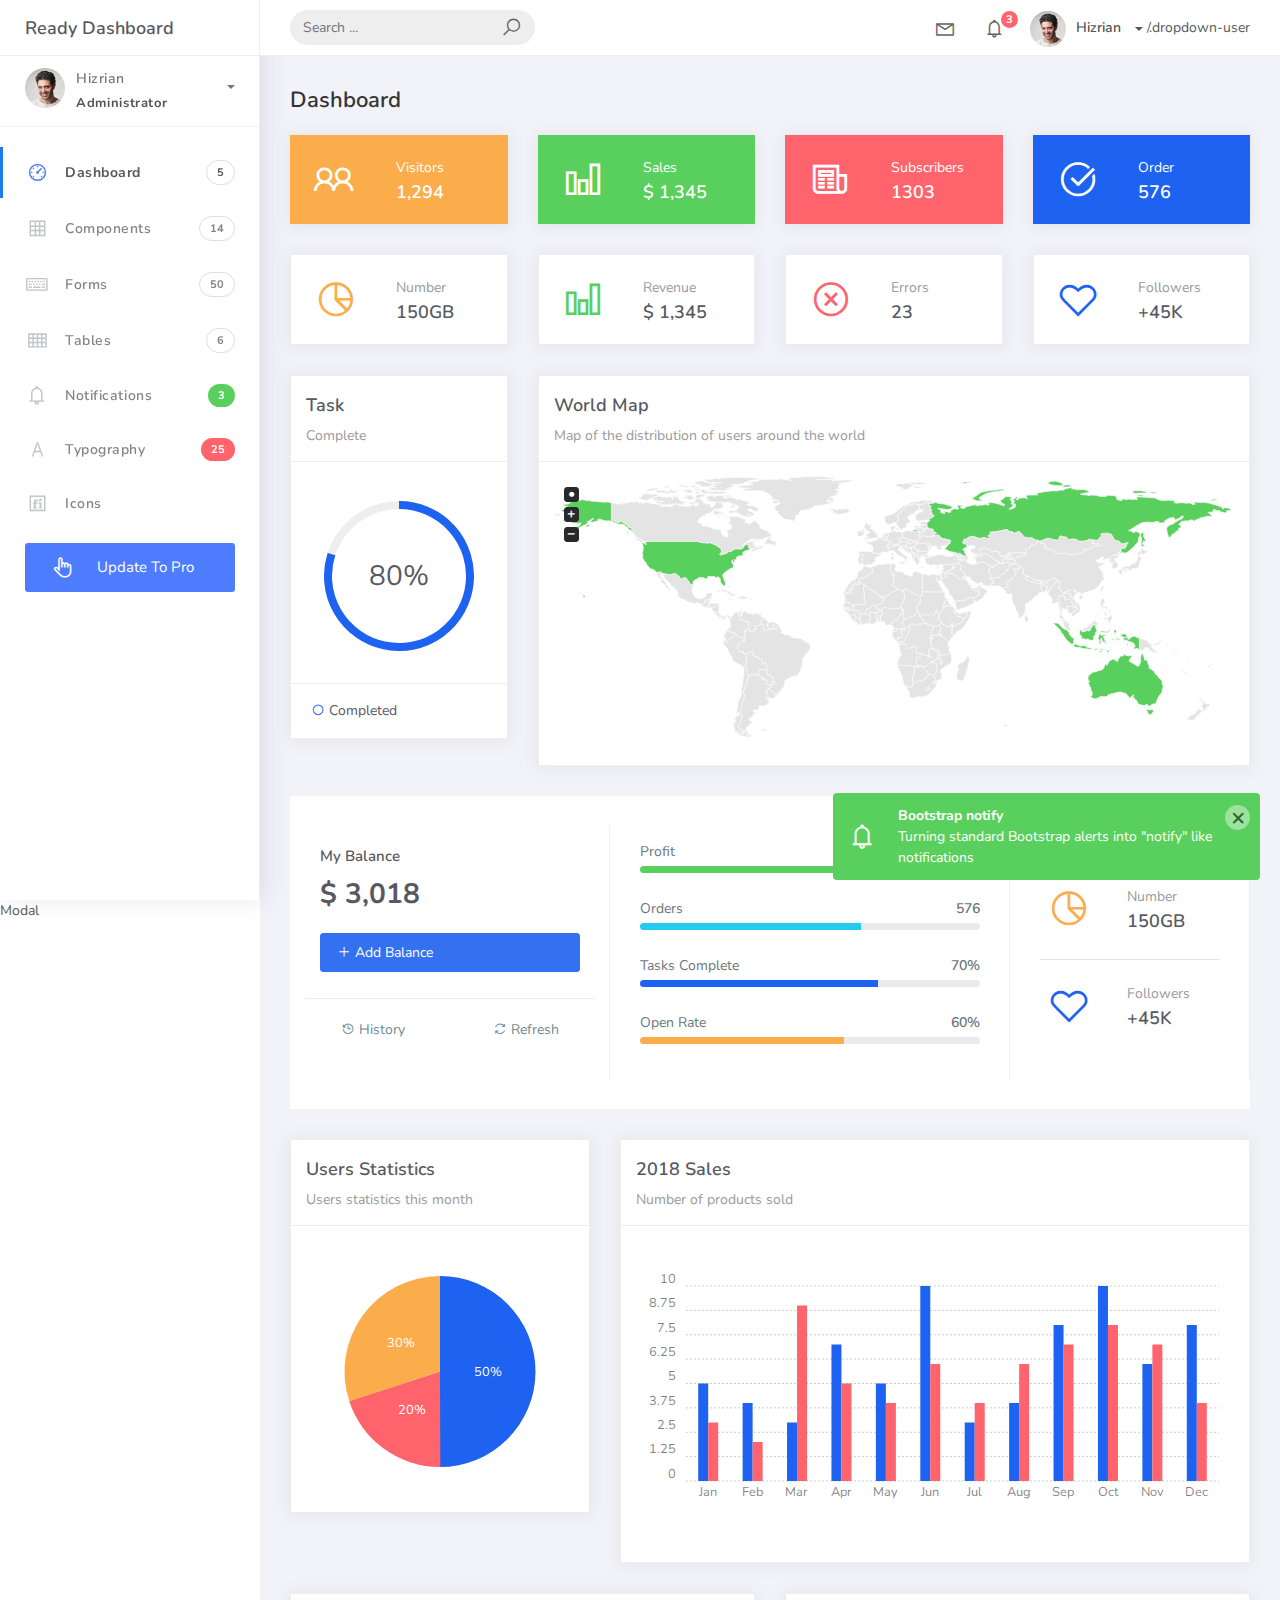
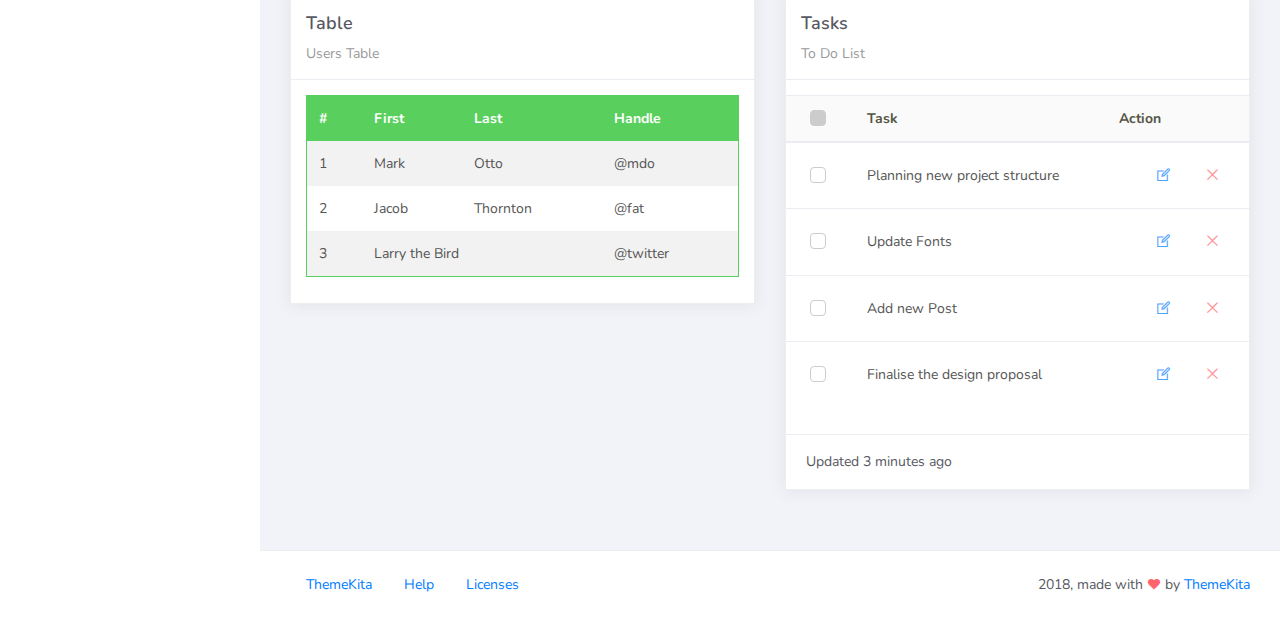
<file: ShoppingNightMongo/wwwroot/Ready-Bootstrap-Dashboard-master/index.html>
<!DOCTYPE html>
<html>
<head>
	<meta http-equiv="X-UA-Compatible" content="IE=edge,chrome=1" />
	<title>Ready Bootstrap Dashboard</title>
	<meta content='width=device-width, initial-scale=1.0, maximum-scale=1.0, user-scalable=0, shrink-to-fit=no' name='viewport' />
	<link rel="stylesheet" href="assets/css/bootstrap.min.css">
	<link rel="stylesheet" href="https://fonts.googleapis.com/css?family=Nunito:200,200i,300,300i,400,400i,600,600i,700,700i,800,800i,900,900i">
	<link rel="stylesheet" href="assets/css/ready.css">
	<link rel="stylesheet" href="assets/css/demo.css">
</head>
<body>
	<div class="wrapper">
		<div class="main-header">
			<div class="logo-header">
				<a href="index.html" class="logo">
					Ready Dashboard
				</a>
				<button class="navbar-toggler sidenav-toggler ml-auto" type="button" data-toggle="collapse" data-target="collapse" aria-controls="sidebar" aria-expanded="false" aria-label="Toggle navigation">
					<span class="navbar-toggler-icon"></span>
				</button>
				<button class="topbar-toggler more"><i class="la la-ellipsis-v"></i></button>
			</div>
			<nav class="navbar navbar-header navbar-expand-lg">
				<div class="container-fluid">
					
					<form class="navbar-left navbar-form nav-search mr-md-3" action="">
						<div class="input-group">
							<input type="text" placeholder="Search ..." class="form-control">
							<div class="input-group-append">
								<span class="input-group-text">
									<i class="la la-search search-icon"></i>
								</span>
							</div>
						</div>
					</form>
					<ul class="navbar-nav topbar-nav ml-md-auto align-items-center">
						<li class="nav-item dropdown hidden-caret">
							<a class="nav-link dropdown-toggle" href="#" id="navbarDropdown" role="button" data-toggle="dropdown" aria-haspopup="true" aria-expanded="false">
								<i class="la la-envelope"></i>
							</a>
							<div class="dropdown-menu" aria-labelledby="navbarDropdown">
								<a class="dropdown-item" href="#">Action</a>
								<a class="dropdown-item" href="#">Another action</a>
								<div class="dropdown-divider"></div>
								<a class="dropdown-item" href="#">Something else here</a>
							</div>
						</li>
						<li class="nav-item dropdown hidden-caret">
							<a class="nav-link dropdown-toggle" href="#" id="navbarDropdown" role="button" data-toggle="dropdown" aria-haspopup="true" aria-expanded="false">
								<i class="la la-bell"></i>
								<span class="notification">3</span>
							</a>
							<ul class="dropdown-menu notif-box" aria-labelledby="navbarDropdown">
								<li>
									<div class="dropdown-title">You have 4 new notification</div>
								</li>
								<li>
									<div class="notif-center">
										<a href="#">
											<div class="notif-icon notif-primary"> <i class="la la-user-plus"></i> </div>
											<div class="notif-content">
												<span class="block">
													New user registered
												</span>
												<span class="time">5 minutes ago</span> 
											</div>
										</a>
										<a href="#">
											<div class="notif-icon notif-success"> <i class="la la-comment"></i> </div>
											<div class="notif-content">
												<span class="block">
													Rahmad commented on Admin
												</span>
												<span class="time">12 minutes ago</span> 
											</div>
										</a>
										<a href="#">
											<div class="notif-img"> 
												<img src="assets/img/profile2.jpg" alt="Img Profile">
											</div>
											<div class="notif-content">
												<span class="block">
													Reza send messages to you
												</span>
												<span class="time">12 minutes ago</span> 
											</div>
										</a>
										<a href="#">
											<div class="notif-icon notif-danger"> <i class="la la-heart"></i> </div>
											<div class="notif-content">
												<span class="block">
													Farrah liked Admin
												</span>
												<span class="time">17 minutes ago</span> 
											</div>
										</a>
									</div>
								</li>
								<li>
									<a class="see-all" href="javascript:void(0);"> <strong>See all notifications</strong> <i class="la la-angle-right"></i> </a>
								</li>
							</ul>
						</li>
						<li class="nav-item dropdown">
							<a class="dropdown-toggle profile-pic" data-toggle="dropdown" href="#" aria-expanded="false"> <img src="assets/img/profile.jpg" alt="user-img" width="36" class="img-circle"><span >Hizrian</span></span> </a>
							<ul class="dropdown-menu dropdown-user">
								<li>
									<div class="user-box">
										<div class="u-img"><img src="assets/img/profile.jpg" alt="user"></div>
										<div class="u-text">
											<h4>Hizrian</h4>
											<p class="text-muted">hello@themekita.com</p><a href="profile.html" class="btn btn-rounded btn-danger btn-sm">View Profile</a></div>
										</div>
									</li>
									<div class="dropdown-divider"></div>
									<a class="dropdown-item" href="#"><i class="ti-user"></i> My Profile</a>
									<a class="dropdown-item" href="#"></i> My Balance</a>
									<a class="dropdown-item" href="#"><i class="ti-email"></i> Inbox</a>
									<div class="dropdown-divider"></div>
									<a class="dropdown-item" href="#"><i class="ti-settings"></i> Account Setting</a>
									<div class="dropdown-divider"></div>
									<a class="dropdown-item" href="#"><i class="fa fa-power-off"></i> Logout</a>
								</ul>
								 /.dropdown-user 
							</li>
						</ul>
					</div>
				</nav>
			</div>
			<div class="sidebar">
				<div class="scrollbar-inner sidebar-wrapper">
					<div class="user">
						<div class="photo">
							<img src="assets/img/profile.jpg">
						</div>
						<div class="info">
							<a class="" data-toggle="collapse" href="#collapseExample" aria-expanded="true">
								<span>
									Hizrian
									<span class="user-level">Administrator</span>
									<span class="caret"></span>
								</span>
							</a>
							<div class="clearfix"></div>

							<div class="collapse in" id="collapseExample" aria-expanded="true" style="">
								<ul class="nav">
									<li>
										<a href="#profile">
											<span class="link-collapse">My Profile</span>
										</a>
									</li>
									<li>
										<a href="#edit">
											<span class="link-collapse">Edit Profile</span>
										</a>
									</li>
									<li>
										<a href="#settings">
											<span class="link-collapse">Settings</span>
										</a>
									</li>
								</ul>
							</div>
						</div>
					</div>
					<ul class="nav">
						<li class="nav-item active">
							<a href="index.html">
								<i class="la la-dashboard"></i>
								<p>Dashboard</p>
								<span class="badge badge-count">5</span>
							</a>
						</li>
						<li class="nav-item">
							<a href="components.html">
								<i class="la la-table"></i>
								<p>Components</p>
								<span class="badge badge-count">14</span>
							</a>
						</li>
						<li class="nav-item">
							<a href="forms.html">
								<i class="la la-keyboard-o"></i>
								<p>Forms</p>
								<span class="badge badge-count">50</span>
							</a>
						</li>
						<li class="nav-item">
							<a href="tables.html">
								<i class="la la-th"></i>
								<p>Tables</p>
								<span class="badge badge-count">6</span>
							</a>
						</li>
						<li class="nav-item">
							<a href="notifications.html">
								<i class="la la-bell"></i>
								<p>Notifications</p>
								<span class="badge badge-success">3</span>
							</a>
						</li>
						<li class="nav-item">
							<a href="typography.html">
								<i class="la la-font"></i>
								<p>Typography</p>
								<span class="badge badge-danger">25</span>
							</a>
						</li>
						<li class="nav-item">
							<a href="icons.html">
								<i class="la la-fonticons"></i>
								<p>Icons</p>
							</a>
						</li>
						<li class="nav-item update-pro">
							<button  data-toggle="modal" data-target="#modalUpdate">
								<i class="la la-hand-pointer-o"></i>
								<p>Update To Pro</p>
							</button>
						</li>
					</ul>
				</div>
			</div>
			<div class="main-panel">
				<div class="content">
					<div class="container-fluid">
						<h4 class="page-title">Dashboard</h4>
						<div class="row">
							<div class="col-md-3">
								<div class="card card-stats card-warning">
									<div class="card-body ">
										<div class="row">
											<div class="col-5">
												<div class="icon-big text-center">
													<i class="la la-users"></i>
												</div>
											</div>
											<div class="col-7 d-flex align-items-center">
												<div class="numbers">
													<p class="card-category">Visitors</p>
													<h4 class="card-title">1,294</h4>
												</div>
											</div>
										</div>
									</div>
								</div>
							</div>
							<div class="col-md-3">
								<div class="card card-stats card-success">
									<div class="card-body ">
										<div class="row">
											<div class="col-5">
												<div class="icon-big text-center">
													<i class="la la-bar-chart"></i>
												</div>
											</div>
											<div class="col-7 d-flex align-items-center">
												<div class="numbers">
													<p class="card-category">Sales</p>
													<h4 class="card-title">$ 1,345</h4>
												</div>
											</div>
										</div>
									</div>
								</div>
							</div>
							<div class="col-md-3">
								<div class="card card-stats card-danger">
									<div class="card-body">
										<div class="row">
											<div class="col-5">
												<div class="icon-big text-center">
													<i class="la la-newspaper-o"></i>
												</div>
											</div>
											<div class="col-7 d-flex align-items-center">
												<div class="numbers">
													<p class="card-category">Subscribers</p>
													<h4 class="card-title">1303</h4>
												</div>
											</div>
										</div>
									</div>
								</div>
							</div>
							<div class="col-md-3">
								<div class="card card-stats card-primary">
									<div class="card-body ">
										<div class="row">
											<div class="col-5">
												<div class="icon-big text-center">
													<i class="la la-check-circle"></i>
												</div>
											</div>
											<div class="col-7 d-flex align-items-center">
												<div class="numbers">
													<p class="card-category">Order</p>
													<h4 class="card-title">576</h4>
												</div>
											</div>
										</div>
									</div>
								</div>
							</div>
 							<div class="col-md-3">
								<div class="card card-stats">
									<div class="card-body ">
										<div class="row">
											<div class="col-5">
												<div class="icon-big text-center icon-warning">
													<i class="la la-pie-chart text-warning"></i>
												</div>
											</div>
											<div class="col-7 d-flex align-items-center">
												<div class="numbers">
													<p class="card-category">Number</p>
													<h4 class="card-title">150GB</h4>
												</div>
											</div>
										</div>
									</div>
								</div>
							</div>
							<div class="col-md-3">
								<div class="card card-stats">
									<div class="card-body ">
										<div class="row">
											<div class="col-5">
												<div class="icon-big text-center">
													<i class="la la-bar-chart text-success"></i>
												</div>
											</div>
											<div class="col-7 d-flex align-items-center">
												<div class="numbers">
													<p class="card-category">Revenue</p>
													<h4 class="card-title">$ 1,345</h4>
												</div>
											</div>
										</div>
									</div>
								</div>
							</div>
							<div class="col-md-3">
								<div class="card card-stats">
									<div class="card-body">
										<div class="row">
											<div class="col-5">
												<div class="icon-big text-center">
													<i class="la la-times-circle-o text-danger"></i>
												</div>
											</div>
											<div class="col-7 d-flex align-items-center">
												<div class="numbers">
													<p class="card-category">Errors</p>
													<h4 class="card-title">23</h4>
												</div>
											</div>
										</div>
									</div>
								</div>
							</div>
							<div class="col-md-3">
								<div class="card card-stats">
									<div class="card-body">
										<div class="row">
											<div class="col-5">
												<div class="icon-big text-center">
													<i class="la la-heart-o text-primary"></i>
												</div>
											</div>
											<div class="col-7 d-flex align-items-center">
												<div class="numbers">
													<p class="card-category">Followers</p>
													<h4 class="card-title">+45K</h4>
												</div>
											</div>
										</div>
									</div>
								</div>
							</div> 
						</div>
						<div class="row">
							<div class="col-md-3">
								<div class="card">
									<div class="card-header">
										<h4 class="card-title">Task</h4>
										<p class="card-category">Complete</p>
									</div>
									<div class="card-body">
										<div id="task-complete" class="chart-circle mt-4 mb-3"></div>
									</div>
									<div class="card-footer">
										<div class="legend"><i class="la la-circle text-primary"></i> Completed</div>
									</div>
								</div>
							</div>
							<div class="col-md-9">
								<div class="card">
									<div class="card-header">
										<h4 class="card-title">World Map</h4>
										<p class="card-category">
										Map of the distribution of users around the world</p>
									</div>
									<div class="card-body">
										<div class="mapcontainer">
											<div class="map">
												<span>Alternative content for the map</span>
											</div>
										</div>
									</div>
								</div>
							</div>
						</div>
						<div class="row row-card-no-pd">
							<div class="col-md-4">
								<div class="card">
									<div class="card-body">
										<p class="fw-bold mt-1">My Balance</p>
										<h4><b>$ 3,018</b></h4>
										<a href="#" class="btn btn-primary btn-full text-left mt-3 mb-3"><i class="la la-plus"></i> Add Balance</a>
									</div>
									<div class="card-footer">
										<ul class="nav">
											<li class="nav-item"><a class="btn btn-default btn-link" href="#"><i class="la la-history"></i> History</a></li>
											<li class="nav-item ml-auto"><a class="btn btn-default btn-link" href="#"><i class="la la-refresh"></i> Refresh</a></li>
										</ul>
									</div>
								</div>
							</div>
							<div class="col-md-5">
								<div class="card">
									<div class="card-body">
										<div class="progress-card">
											<div class="d-flex justify-content-between mb-1">
												<span class="text-muted">Profit</span>
												<span class="text-muted fw-bold"> $3K</span>
											</div>
											<div class="progress mb-2" style="height: 7px;">
												<div class="progress-bar bg-success" role="progressbar" style="width: 78%" aria-valuenow="78" aria-valuemin="0" aria-valuemax="100" data-toggle="tooltip" data-placement="top" title="78%"></div>
											</div>
										</div>
										<div class="progress-card">
											<div class="d-flex justify-content-between mb-1">
												<span class="text-muted">Orders</span>
												<span class="text-muted fw-bold"> 576</span>
											</div>
											<div class="progress mb-2" style="height: 7px;">
												<div class="progress-bar bg-info" role="progressbar" style="width: 65%" aria-valuenow="60" aria-valuemin="0" aria-valuemax="100" data-toggle="tooltip" data-placement="top" title="65%"></div>
											</div>
										</div>
										<div class="progress-card">
											<div class="d-flex justify-content-between mb-1">
												<span class="text-muted">Tasks Complete</span>
												<span class="text-muted fw-bold"> 70%</span>
											</div>
											<div class="progress mb-2" style="height: 7px;">
												<div class="progress-bar bg-primary" role="progressbar" style="width: 70%" aria-valuenow="70" aria-valuemin="0" aria-valuemax="100" data-toggle="tooltip" data-placement="top" title="70%"></div>
											</div>
										</div>
										<div class="progress-card">
											<div class="d-flex justify-content-between mb-1">
												<span class="text-muted">Open Rate</span>
												<span class="text-muted fw-bold"> 60%</span>
											</div>
											<div class="progress mb-2" style="height: 7px;">
												<div class="progress-bar bg-warning" role="progressbar" style="width: 60%" aria-valuenow="60" aria-valuemin="0" aria-valuemax="100" data-toggle="tooltip" data-placement="top" title="60%"></div>
											</div>
										</div>
									</div>
								</div>
							</div>
							<div class="col-md-3">
								<div class="card card-stats">
									<div class="card-body">
										<p class="fw-bold mt-1">Statistic</p>
										<div class="row">
											<div class="col-5">
												<div class="icon-big text-center icon-warning">
													<i class="la la-pie-chart text-warning"></i>
												</div>
											</div>
											<div class="col-7 d-flex align-items-center">
												<div class="numbers">
													<p class="card-category">Number</p>
													<h4 class="card-title">150GB</h4>
												</div>
											</div>
										</div>
										<hr/>
										<div class="row">
											<div class="col-5">
												<div class="icon-big text-center">
													<i class="la la-heart-o text-primary"></i>
												</div>
											</div>
											<div class="col-7 d-flex align-items-center">
												<div class="numbers">
													<p class="card-category">Followers</p>
													<h4 class="card-title">+45K</h4>
												</div>
											</div>
										</div>
									</div>
								</div>
							</div>
						</div>
						<div class="row">
							<div class="col-md-4">
								<div class="card">
									<div class="card-header">
										<h4 class="card-title">Users Statistics</h4>
										<p class="card-category">
										Users statistics this month</p>
									</div>
									<div class="card-body">
										<div id="monthlyChart" class="chart chart-pie"></div>
									</div>
								</div>
							</div>
							<div class="col-md-8">
								<div class="card">
									<div class="card-header">
										<h4 class="card-title">2018 Sales</h4>
										<p class="card-category">
										Number of products sold</p>
									</div>
									<div class="card-body">
										<div id="salesChart" class="chart"></div>
									</div>
								</div>
							</div>
							<div class="col-md-6">
								<div class="card">
									<div class="card-header ">
										<h4 class="card-title">Table</h4>
										<p class="card-category">Users Table</p>
									</div>
									<div class="card-body">
										<table class="table table-head-bg-success table-striped table-hover">
											<thead>
												<tr>
													<th scope="col">#</th>
													<th scope="col">First</th>
													<th scope="col">Last</th>
													<th scope="col">Handle</th>
												</tr>
											</thead>
											<tbody>
												<tr>
													<td>1</td>
													<td>Mark</td>
													<td>Otto</td>
													<td>@mdo</td>
												</tr>
												<tr>
													<td>2</td>
													<td>Jacob</td>
													<td>Thornton</td>
													<td>@fat</td>
												</tr>
												<tr>
													<td>3</td>
													<td colspan="2">Larry the Bird</td>
													<td>@twitter</td>
												</tr>
											</tbody>
										</table>
									</div>
								</div>
							</div>
							<div class="col-md-6">
								<div class="card card-tasks">
									<div class="card-header ">
										<h4 class="card-title">Tasks</h4>
										<p class="card-category">To Do List</p>
									</div>
									<div class="card-body ">
										<div class="table-full-width">
											<table class="table">
												<thead>
													<tr>
														<th>
															<div class="form-check">
																<label class="form-check-label">
																	<input class="form-check-input  select-all-checkbox" type="checkbox" data-select="checkbox" data-target=".task-select">
																	<span class="form-check-sign"></span>
																</label>
															</div>
														</th>
														<th>Task</th>
														<th>Action</th>
													</tr>
												</thead>
												<tbody>
													<tr>
														<td>
															<div class="form-check">
																<label class="form-check-label">
																	<input class="form-check-input task-select" type="checkbox">
																	<span class="form-check-sign"></span>
																</label>
															</div>
														</td>
														<td>Planning new project structure</td>
														<td class="td-actions text-right">
															<div class="form-button-action">
																<button type="button" data-toggle="tooltip" title="Edit Task" class="btn btn-link <btn-simple-primary">
																	<i class="la la-edit"></i>
																</button>
																<button type="button" data-toggle="tooltip" title="Remove" class="btn btn-link btn-simple-danger">
																	<i class="la la-times"></i>
																</button>
															</div>
														</td>
													</tr>
													<tr>
														<td>
															<div class="form-check">
																<label class="form-check-label">
																	<input class="form-check-input task-select" type="checkbox">
																	<span class="form-check-sign"></span>
																</label>
															</div>
														</td>
														<td>Update Fonts</td>
														<td class="td-actions text-right">
															<div class="form-button-action">
																<button type="button" data-toggle="tooltip" title="Edit Task" class="btn btn-link <btn-simple-primary">
																	<i class="la la-edit"></i>
																</button>
																<button type="button" data-toggle="tooltip" title="Remove" class="btn btn-link btn-simple-danger">
																	<i class="la la-times"></i>
																</button>
															</div>
														</td>
													</tr>
													<tr>
														<td>
															<div class="form-check">
																<label class="form-check-label">
																	<input class="form-check-input task-select" type="checkbox">
																	<span class="form-check-sign"></span>
																</label>
															</div>
														</td>
														<td>Add new Post
														</td>
														<td class="td-actions text-right">
															<div class="form-button-action">
																<button type="button" data-toggle="tooltip" title="Edit Task" class="btn btn-link <btn-simple-primary">
																	<i class="la la-edit"></i>
																</button>
																<button type="button" data-toggle="tooltip" title="Remove" class="btn btn-link btn-simple-danger">
																	<i class="la la-times"></i>
																</button>
															</div>
														</td>
													</tr>
													<tr>
														<td>
															<div class="form-check">
																<label class="form-check-label">
																	<input class="form-check-input task-select" type="checkbox">
																	<span class="form-check-sign"></span>
																</label>
															</div>
														</td>
														<td>Finalise the design proposal</td>
														<td class="td-actions text-right">
															<div class="form-button-action">
																<button type="button" data-toggle="tooltip" title="Edit Task" class="btn btn-link <btn-simple-primary">
																	<i class="la la-edit"></i>
																</button>
																<button type="button" data-toggle="tooltip" title="Remove" class="btn btn-link btn-simple-danger">
																	<i class="la la-times"></i>
																</button>
															</div>
														</td>
													</tr>
												</tbody>
											</table>
										</div>
									</div>
									<div class="card-footer ">
										<div class="stats">
											<i class="now-ui-icons loader_refresh spin"></i> Updated 3 minutes ago
										</div>
									</div>
								</div>
							</div>
						</div>
					</div>
				</div>
				<footer class="footer">
					<div class="container-fluid">
						<nav class="pull-left">
							<ul class="nav">
								<li class="nav-item">
									<a class="nav-link" href="http://www.themekita.com">
										ThemeKita
									</a>
								</li>
								<li class="nav-item">
									<a class="nav-link" href="#">
										Help
									</a>
								</li>
								<li class="nav-item">
									<a class="nav-link" href="https://themewagon.com/license/#free-item">
										Licenses
									</a>
								</li>
							</ul>
						</nav>
						<div class="copyright ml-auto">
							2018, made with <i class="la la-heart heart text-danger"></i> by <a href="http://www.themekita.com">ThemeKita</a>
						</div>				
					</div>
				</footer>
			</div>
		</div>
	</div>
	 Modal 
	<div class="modal fade" id="modalUpdate" tabindex="-1" role="dialog" aria-labelledby="modalUpdatePro" aria-hidden="true">
		<div class="modal-dialog modal-dialog-centered" role="document">
			<div class="modal-content">
				<div class="modal-header bg-primary">
					<h6 class="modal-title"><i class="la la-frown-o"></i> Under Development</h6>
					<button type="button" class="close" data-dismiss="modal" aria-label="Close">
						<span aria-hidden="true">&times;</span>
					</button>
				</div>
				<div class="modal-body text-center">									
					<p>Currently the pro version of the <b>Ready Dashboard</b> Bootstrap is in progress development</p>
					<p>
						<b>We'll let you know when it's done</b></p>
				</div>
				<div class="modal-footer">
					<button type="button" class="btn btn-secondary" data-dismiss="modal">Close</button>
				</div>
			</div>
		</div>
	</div>
</body>
<script src="assets/js/core/jquery.3.2.1.min.js"></script>
<script src="assets/js/plugin/jquery-ui-1.12.1.custom/jquery-ui.min.js"></script>
<script src="assets/js/core/popper.min.js"></script>
<script src="assets/js/core/bootstrap.min.js"></script>
<script src="assets/js/plugin/chartist/chartist.min.js"></script>
<script src="assets/js/plugin/chartist/plugin/chartist-plugin-tooltip.min.js"></script>
<script src="assets/js/plugin/bootstrap-notify/bootstrap-notify.min.js"></script>
<script src="assets/js/plugin/bootstrap-toggle/bootstrap-toggle.min.js"></script>
<script src="assets/js/plugin/jquery-mapael/jquery.mapael.min.js"></script>
<script src="assets/js/plugin/jquery-mapael/maps/world_countries.min.js"></script>
<script src="assets/js/plugin/chart-circle/circles.min.js"></script>
<script src="assets/js/plugin/jquery-scrollbar/jquery.scrollbar.min.js"></script>
<script src="assets/js/ready.min.js"></script>
<script src="assets/js/demo.js"></script>
</html>
</file>
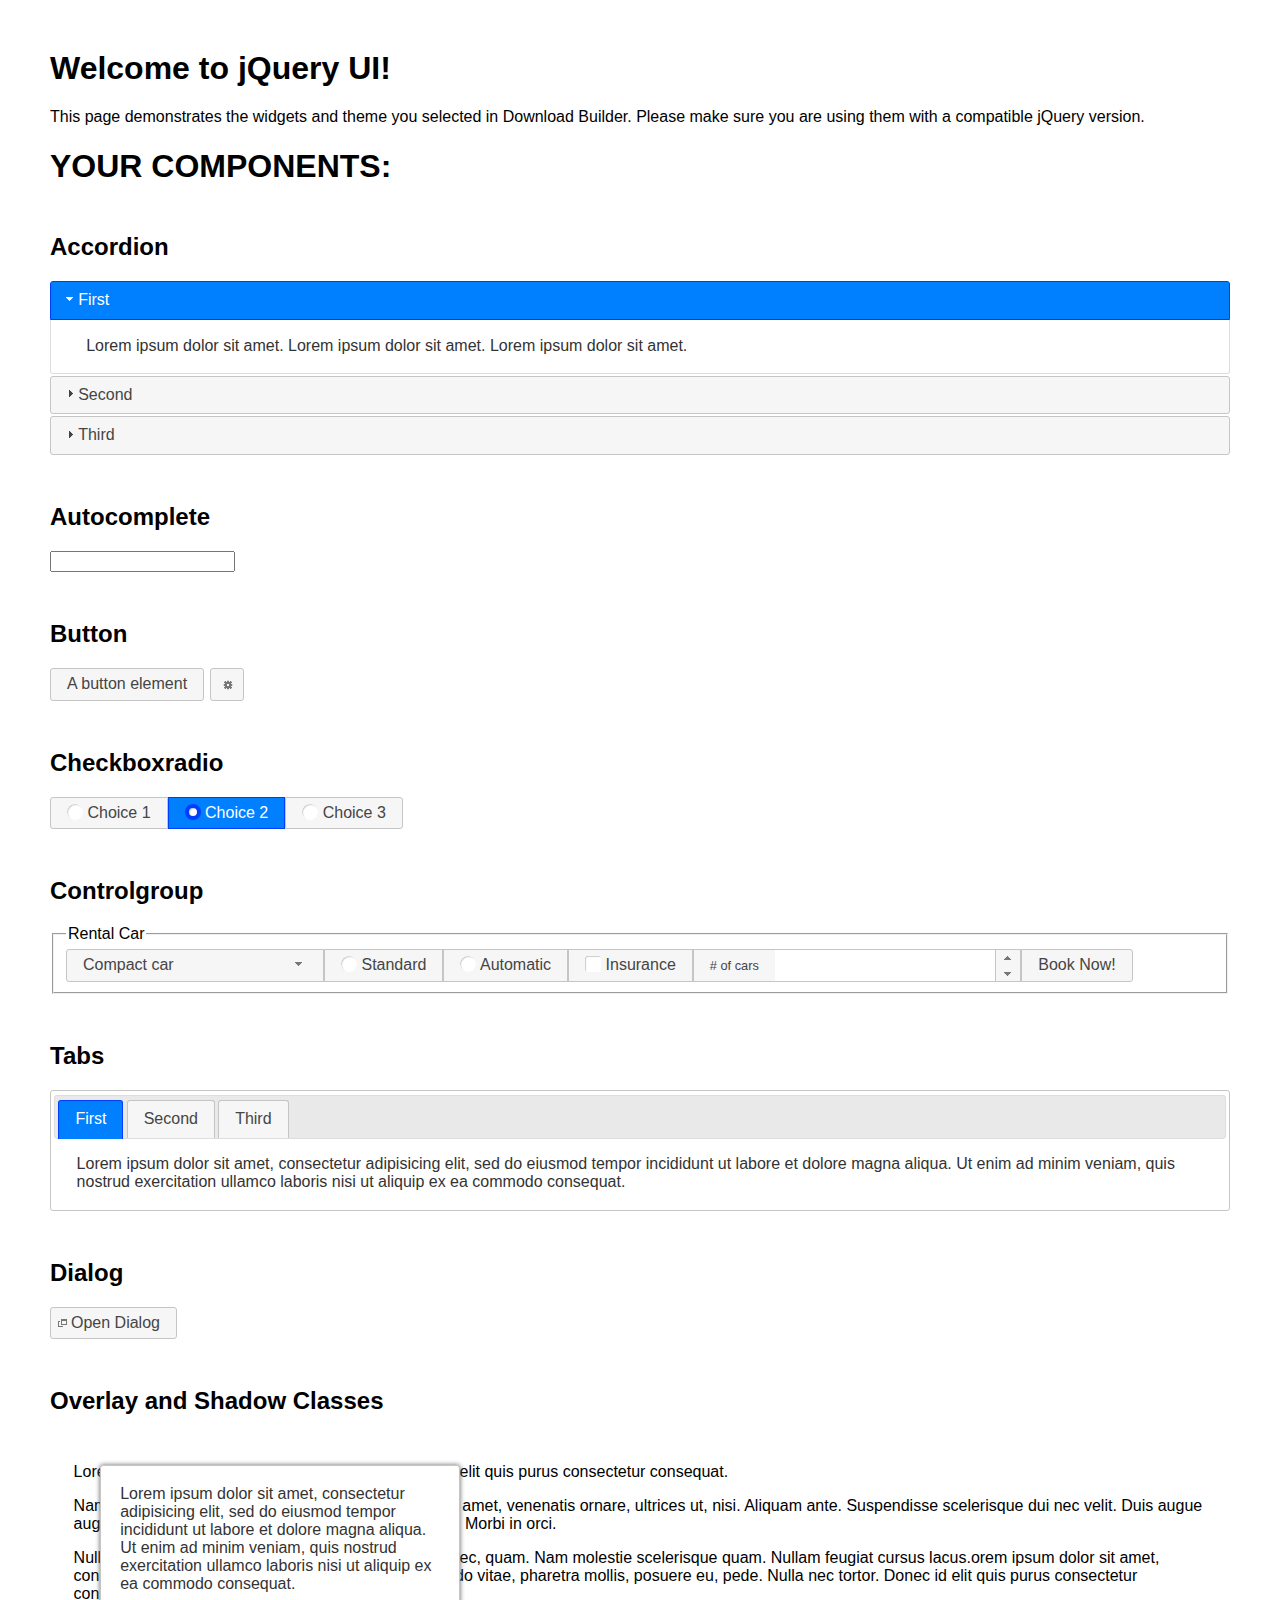
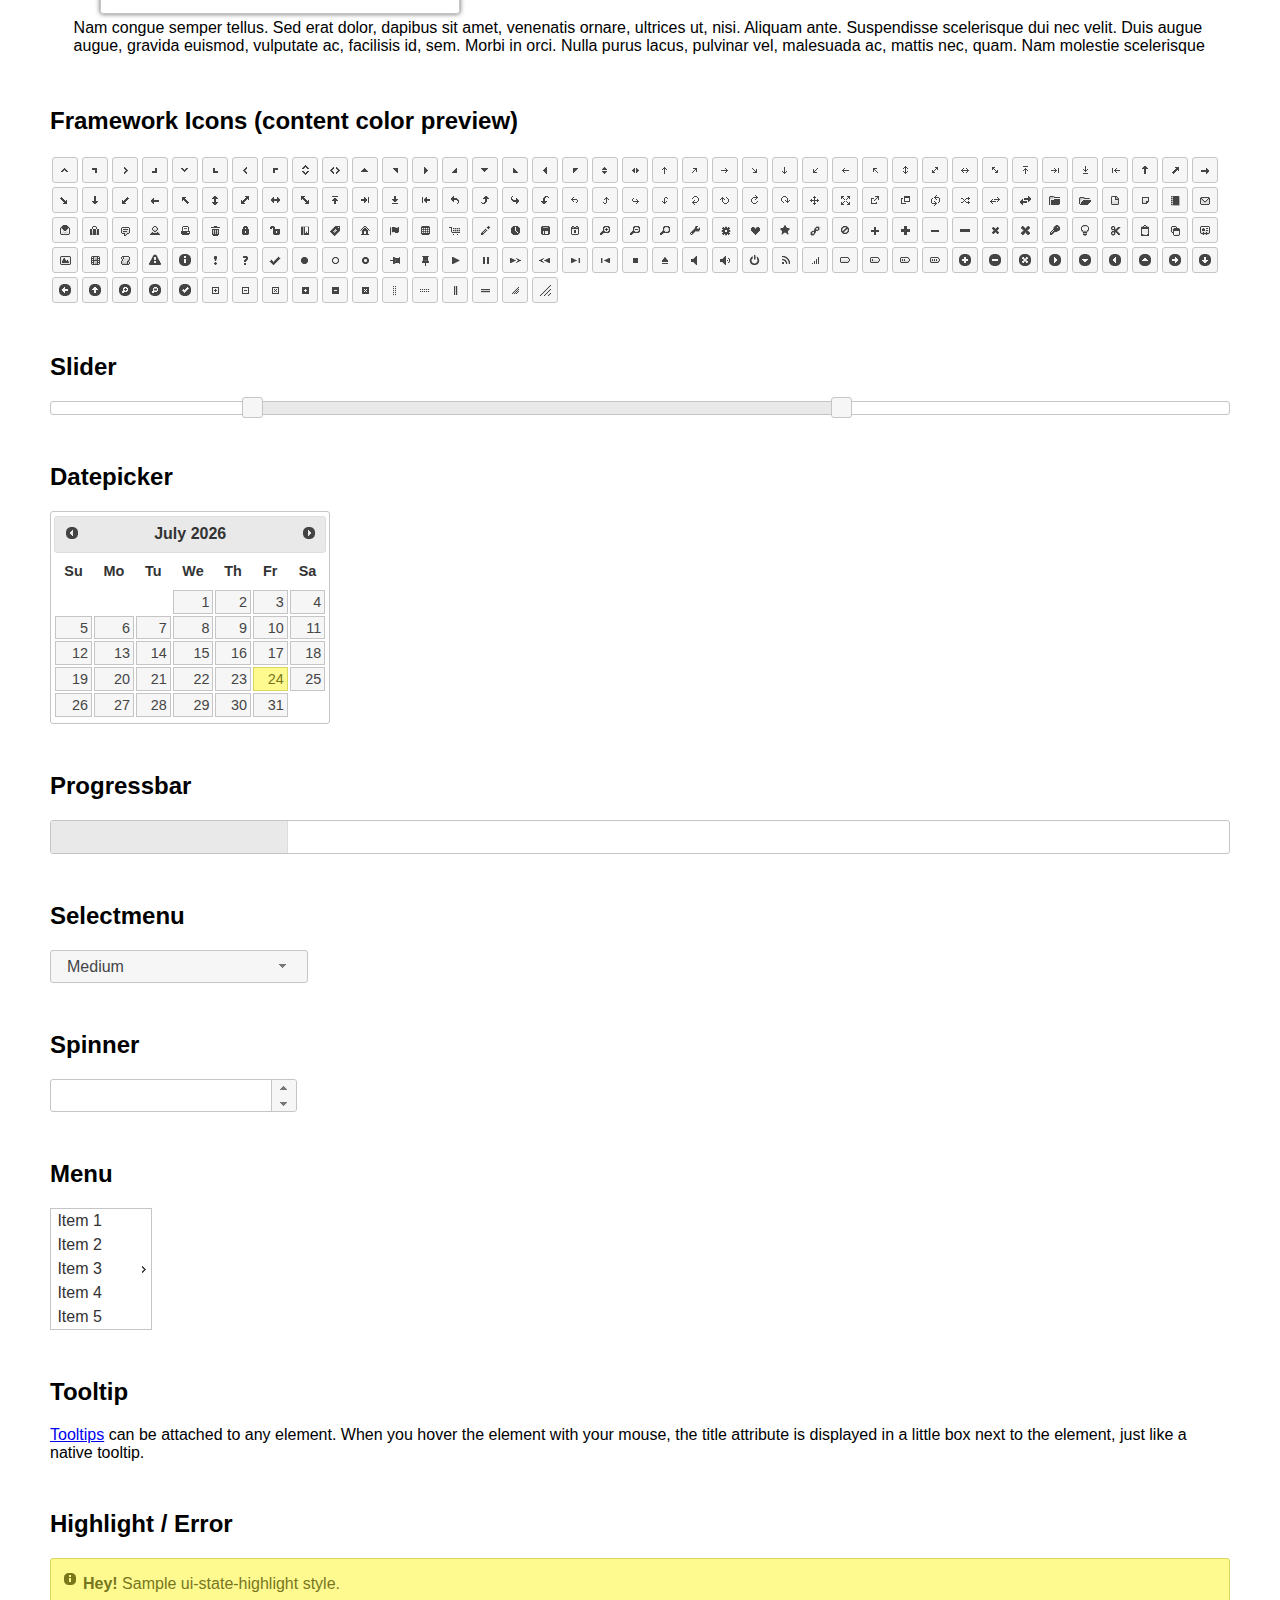
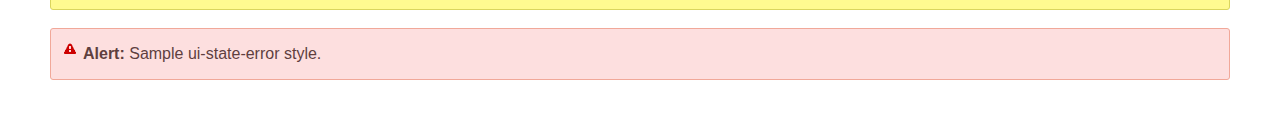
<file: ShoppingNightMongo/wwwroot/cozastore-master/vendor/jqueryui/index.html>
<!doctype html>
<html lang="us">
<head>
	<meta charset="utf-8">
	<title>jQuery UI Example Page</title>
	<link href="jquery-ui.css" rel="stylesheet">
	<style>
	body{
		font-family: "Trebuchet MS", sans-serif;
		margin: 50px;
	}
	.demoHeaders {
		margin-top: 2em;
	}
	#dialog-link {
		padding: .4em 1em .4em 20px;
		text-decoration: none;
		position: relative;
	}
	#dialog-link span.ui-icon {
		margin: 0 5px 0 0;
		position: absolute;
		left: .2em;
		top: 50%;
		margin-top: -8px;
	}
	#icons {
		margin: 0;
		padding: 0;
	}
	#icons li {
		margin: 2px;
		position: relative;
		padding: 4px 0;
		cursor: pointer;
		float: left;
		list-style: none;
	}
	#icons span.ui-icon {
		float: left;
		margin: 0 4px;
	}
	.fakewindowcontain .ui-widget-overlay {
		position: absolute;
	}
	select {
		width: 200px;
	}
	</style>
</head>
<body>

<h1>Welcome to jQuery UI!</h1>

<div class="ui-widget">
	<p>This page demonstrates the widgets and theme you selected in Download Builder. Please make sure you are using them with a compatible jQuery version.</p>
</div>

<h1>YOUR COMPONENTS:</h1>


<!-- Accordion -->
<h2 class="demoHeaders">Accordion</h2>
<div id="accordion">
	<h3>First</h3>
	<div>Lorem ipsum dolor sit amet. Lorem ipsum dolor sit amet. Lorem ipsum dolor sit amet.</div>
	<h3>Second</h3>
	<div>Phasellus mattis tincidunt nibh.</div>
	<h3>Third</h3>
	<div>Nam dui erat, auctor a, dignissim quis.</div>
</div>



<!-- Autocomplete -->
<h2 class="demoHeaders">Autocomplete</h2>
<div>
	<input id="autocomplete" title="type &quot;a&quot;">
</div>



<!-- Button -->
<h2 class="demoHeaders">Button</h2>
<button id="button">A button element</button>
<button id="button-icon">An icon-only button</button>



<!-- Checkboxradio -->
<h2 class="demoHeaders">Checkboxradio</h2>
<form style="margin-top: 1em;">
	<div id="radioset">
		<input type="radio" id="radio1" name="radio"><label for="radio1">Choice 1</label>
		<input type="radio" id="radio2" name="radio" checked="checked"><label for="radio2">Choice 2</label>
		<input type="radio" id="radio3" name="radio"><label for="radio3">Choice 3</label>
	</div>
</form>



<!-- Controlgroup -->
<h2 class="demoHeaders">Controlgroup</h2>
<fieldset>
	<legend>Rental Car</legend>
	<div id="controlgroup">
		<select id="car-type">
			<option>Compact car</option>
			<option>Midsize car</option>
			<option>Full size car</option>
			<option>SUV</option>
			<option>Luxury</option>
			<option>Truck</option>
			<option>Van</option>
		</select>
		<label for="transmission-standard">Standard</label>
		<input type="radio" name="transmission" id="transmission-standard">
		<label for="transmission-automatic">Automatic</label>
		<input type="radio" name="transmission" id="transmission-automatic">
		<label for="insurance">Insurance</label>
		<input type="checkbox" name="insurance" id="insurance">
		<label for="horizontal-spinner" class="ui-controlgroup-label"># of cars</label>
		<input id="horizontal-spinner" class="ui-spinner-input">
		<button>Book Now!</button>
	</div>
</fieldset>



<!-- Tabs -->
<h2 class="demoHeaders">Tabs</h2>
<div id="tabs">
	<ul>
		<li><a href="#tabs-1">First</a></li>
		<li><a href="#tabs-2">Second</a></li>
		<li><a href="#tabs-3">Third</a></li>
	</ul>
	<div id="tabs-1">Lorem ipsum dolor sit amet, consectetur adipisicing elit, sed do eiusmod tempor incididunt ut labore et dolore magna aliqua. Ut enim ad minim veniam, quis nostrud exercitation ullamco laboris nisi ut aliquip ex ea commodo consequat.</div>
	<div id="tabs-2">Phasellus mattis tincidunt nibh. Cras orci urna, blandit id, pretium vel, aliquet ornare, felis. Maecenas scelerisque sem non nisl. Fusce sed lorem in enim dictum bibendum.</div>
	<div id="tabs-3">Nam dui erat, auctor a, dignissim quis, sollicitudin eu, felis. Pellentesque nisi urna, interdum eget, sagittis et, consequat vestibulum, lacus. Mauris porttitor ullamcorper augue.</div>
</div>



<h2 class="demoHeaders">Dialog</h2>
<p>
	<button id="dialog-link" class="ui-button ui-corner-all ui-widget">
		<span class="ui-icon ui-icon-newwin"></span>Open Dialog
	</button>
</p>

<h2 class="demoHeaders">Overlay and Shadow Classes</h2>
<div style="position: relative; width: 96%; height: 200px; padding:1% 2%; overflow:hidden;" class="fakewindowcontain">
	<p>Lorem ipsum dolor sit amet,  Nulla nec tortor. Donec id elit quis purus consectetur consequat. </p><p>Nam congue semper tellus. Sed erat dolor, dapibus sit amet, venenatis ornare, ultrices ut, nisi. Aliquam ante. Suspendisse scelerisque dui nec velit. Duis augue augue, gravida euismod, vulputate ac, facilisis id, sem. Morbi in orci. </p><p>Nulla purus lacus, pulvinar vel, malesuada ac, mattis nec, quam. Nam molestie scelerisque quam. Nullam feugiat cursus lacus.orem ipsum dolor sit amet, consectetur adipiscing elit. Donec libero risus, commodo vitae, pharetra mollis, posuere eu, pede. Nulla nec tortor. Donec id elit quis purus consectetur consequat. </p><p>Nam congue semper tellus. Sed erat dolor, dapibus sit amet, venenatis ornare, ultrices ut, nisi. Aliquam ante. Suspendisse scelerisque dui nec velit. Duis augue augue, gravida euismod, vulputate ac, facilisis id, sem. Morbi in orci. Nulla purus lacus, pulvinar vel, malesuada ac, mattis nec, quam. Nam molestie scelerisque quam. </p><p>Nullam feugiat cursus lacus.orem ipsum dolor sit amet, consectetur adipiscing elit. Donec libero risus, commodo vitae, pharetra mollis, posuere eu, pede. Nulla nec tortor. Donec id elit quis purus consectetur consequat. Nam congue semper tellus. Sed erat dolor, dapibus sit amet, venenatis ornare, ultrices ut, nisi. Aliquam ante. </p><p>Suspendisse scelerisque dui nec velit. Duis augue augue, gravida euismod, vulputate ac, facilisis id, sem. Morbi in orci. Nulla purus lacus, pulvinar vel, malesuada ac, mattis nec, quam. Nam molestie scelerisque quam. Nullam feugiat cursus lacus.orem ipsum dolor sit amet, consectetur adipiscing elit. Donec libero risus, commodo vitae, pharetra mollis, posuere eu, pede. Nulla nec tortor. Donec id elit quis purus consectetur consequat. Nam congue semper tellus. Sed erat dolor, dapibus sit amet, venenatis ornare, ultrices ut, nisi. </p>

	<!-- ui-dialog -->
	<div class="ui-widget-overlay ui-front"></div>
	<div style="position: absolute; width: 320px; left: 50px; top: 30px; padding: 1.2em" class="ui-widget ui-front ui-widget-content ui-corner-all ui-widget-shadow">
		Lorem ipsum dolor sit amet, consectetur adipisicing elit, sed do eiusmod tempor incididunt ut labore et dolore magna aliqua. Ut enim ad minim veniam, quis nostrud exercitation ullamco laboris nisi ut aliquip ex ea commodo consequat.
	</div>

</div>

<!-- ui-dialog -->
<div id="dialog" title="Dialog Title">
	<p>Lorem ipsum dolor sit amet, consectetur adipisicing elit, sed do eiusmod tempor incididunt ut labore et dolore magna aliqua. Ut enim ad minim veniam, quis nostrud exercitation ullamco laboris nisi ut aliquip ex ea commodo consequat.</p>
</div>



<h2 class="demoHeaders">Framework Icons (content color preview)</h2>
<ul id="icons" class="ui-widget ui-helper-clearfix">
	<li class="ui-state-default ui-corner-all" title=".ui-icon-caret-1-n"><span class="ui-icon ui-icon-caret-1-n"></span></li>
	<li class="ui-state-default ui-corner-all" title=".ui-icon-caret-1-ne"><span class="ui-icon ui-icon-caret-1-ne"></span></li>
	<li class="ui-state-default ui-corner-all" title=".ui-icon-caret-1-e"><span class="ui-icon ui-icon-caret-1-e"></span></li>
	<li class="ui-state-default ui-corner-all" title=".ui-icon-caret-1-se"><span class="ui-icon ui-icon-caret-1-se"></span></li>
	<li class="ui-state-default ui-corner-all" title=".ui-icon-caret-1-s"><span class="ui-icon ui-icon-caret-1-s"></span></li>
	<li class="ui-state-default ui-corner-all" title=".ui-icon-caret-1-sw"><span class="ui-icon ui-icon-caret-1-sw"></span></li>
	<li class="ui-state-default ui-corner-all" title=".ui-icon-caret-1-w"><span class="ui-icon ui-icon-caret-1-w"></span></li>
	<li class="ui-state-default ui-corner-all" title=".ui-icon-caret-1-nw"><span class="ui-icon ui-icon-caret-1-nw"></span></li>
	<li class="ui-state-default ui-corner-all" title=".ui-icon-caret-2-n-s"><span class="ui-icon ui-icon-caret-2-n-s"></span></li>
	<li class="ui-state-default ui-corner-all" title=".ui-icon-caret-2-e-w"><span class="ui-icon ui-icon-caret-2-e-w"></span></li>
	<li class="ui-state-default ui-corner-all" title=".ui-icon-triangle-1-n"><span class="ui-icon ui-icon-triangle-1-n"></span></li>
	<li class="ui-state-default ui-corner-all" title=".ui-icon-triangle-1-ne"><span class="ui-icon ui-icon-triangle-1-ne"></span></li>
	<li class="ui-state-default ui-corner-all" title=".ui-icon-triangle-1-e"><span class="ui-icon ui-icon-triangle-1-e"></span></li>
	<li class="ui-state-default ui-corner-all" title=".ui-icon-triangle-1-se"><span class="ui-icon ui-icon-triangle-1-se"></span></li>
	<li class="ui-state-default ui-corner-all" title=".ui-icon-triangle-1-s"><span class="ui-icon ui-icon-triangle-1-s"></span></li>
	<li class="ui-state-default ui-corner-all" title=".ui-icon-triangle-1-sw"><span class="ui-icon ui-icon-triangle-1-sw"></span></li>
	<li class="ui-state-default ui-corner-all" title=".ui-icon-triangle-1-w"><span class="ui-icon ui-icon-triangle-1-w"></span></li>
	<li class="ui-state-default ui-corner-all" title=".ui-icon-triangle-1-nw"><span class="ui-icon ui-icon-triangle-1-nw"></span></li>
	<li class="ui-state-default ui-corner-all" title=".ui-icon-triangle-2-n-s"><span class="ui-icon ui-icon-triangle-2-n-s"></span></li>
	<li class="ui-state-default ui-corner-all" title=".ui-icon-triangle-2-e-w"><span class="ui-icon ui-icon-triangle-2-e-w"></span></li>
	<li class="ui-state-default ui-corner-all" title=".ui-icon-arrow-1-n"><span class="ui-icon ui-icon-arrow-1-n"></span></li>
	<li class="ui-state-default ui-corner-all" title=".ui-icon-arrow-1-ne"><span class="ui-icon ui-icon-arrow-1-ne"></span></li>
	<li class="ui-state-default ui-corner-all" title=".ui-icon-arrow-1-e"><span class="ui-icon ui-icon-arrow-1-e"></span></li>
	<li class="ui-state-default ui-corner-all" title=".ui-icon-arrow-1-se"><span class="ui-icon ui-icon-arrow-1-se"></span></li>
	<li class="ui-state-default ui-corner-all" title=".ui-icon-arrow-1-s"><span class="ui-icon ui-icon-arrow-1-s"></span></li>
	<li class="ui-state-default ui-corner-all" title=".ui-icon-arrow-1-sw"><span class="ui-icon ui-icon-arrow-1-sw"></span></li>
	<li class="ui-state-default ui-corner-all" title=".ui-icon-arrow-1-w"><span class="ui-icon ui-icon-arrow-1-w"></span></li>
	<li class="ui-state-default ui-corner-all" title=".ui-icon-arrow-1-nw"><span class="ui-icon ui-icon-arrow-1-nw"></span></li>
	<li class="ui-state-default ui-corner-all" title=".ui-icon-arrow-2-n-s"><span class="ui-icon ui-icon-arrow-2-n-s"></span></li>
	<li class="ui-state-default ui-corner-all" title=".ui-icon-arrow-2-ne-sw"><span class="ui-icon ui-icon-arrow-2-ne-sw"></span></li>
	<li class="ui-state-default ui-corner-all" title=".ui-icon-arrow-2-e-w"><span class="ui-icon ui-icon-arrow-2-e-w"></span></li>
	<li class="ui-state-default ui-corner-all" title=".ui-icon-arrow-2-se-nw"><span class="ui-icon ui-icon-arrow-2-se-nw"></span></li>
	<li class="ui-state-default ui-corner-all" title=".ui-icon-arrowstop-1-n"><span class="ui-icon ui-icon-arrowstop-1-n"></span></li>
	<li class="ui-state-default ui-corner-all" title=".ui-icon-arrowstop-1-e"><span class="ui-icon ui-icon-arrowstop-1-e"></span></li>
	<li class="ui-state-default ui-corner-all" title=".ui-icon-arrowstop-1-s"><span class="ui-icon ui-icon-arrowstop-1-s"></span></li>
	<li class="ui-state-default ui-corner-all" title=".ui-icon-arrowstop-1-w"><span class="ui-icon ui-icon-arrowstop-1-w"></span></li>
	<li class="ui-state-default ui-corner-all" title=".ui-icon-arrowthick-1-n"><span class="ui-icon ui-icon-arrowthick-1-n"></span></li>
	<li class="ui-state-default ui-corner-all" title=".ui-icon-arrowthick-1-ne"><span class="ui-icon ui-icon-arrowthick-1-ne"></span></li>
	<li class="ui-state-default ui-corner-all" title=".ui-icon-arrowthick-1-e"><span class="ui-icon ui-icon-arrowthick-1-e"></span></li>
	<li class="ui-state-default ui-corner-all" title=".ui-icon-arrowthick-1-se"><span class="ui-icon ui-icon-arrowthick-1-se"></span></li>
	<li class="ui-state-default ui-corner-all" title=".ui-icon-arrowthick-1-s"><span class="ui-icon ui-icon-arrowthick-1-s"></span></li>
	<li class="ui-state-default ui-corner-all" title=".ui-icon-arrowthick-1-sw"><span class="ui-icon ui-icon-arrowthick-1-sw"></span></li>
	<li class="ui-state-default ui-corner-all" title=".ui-icon-arrowthick-1-w"><span class="ui-icon ui-icon-arrowthick-1-w"></span></li>
	<li class="ui-state-default ui-corner-all" title=".ui-icon-arrowthick-1-nw"><span class="ui-icon ui-icon-arrowthick-1-nw"></span></li>
	<li class="ui-state-default ui-corner-all" title=".ui-icon-arrowthick-2-n-s"><span class="ui-icon ui-icon-arrowthick-2-n-s"></span></li>
	<li class="ui-state-default ui-corner-all" title=".ui-icon-arrowthick-2-ne-sw"><span class="ui-icon ui-icon-arrowthick-2-ne-sw"></span></li>
	<li class="ui-state-default ui-corner-all" title=".ui-icon-arrowthick-2-e-w"><span class="ui-icon ui-icon-arrowthick-2-e-w"></span></li>
	<li class="ui-state-default ui-corner-all" title=".ui-icon-arrowthick-2-se-nw"><span class="ui-icon ui-icon-arrowthick-2-se-nw"></span></li>
	<li class="ui-state-default ui-corner-all" title=".ui-icon-arrowthickstop-1-n"><span class="ui-icon ui-icon-arrowthickstop-1-n"></span></li>
	<li class="ui-state-default ui-corner-all" title=".ui-icon-arrowthickstop-1-e"><span class="ui-icon ui-icon-arrowthickstop-1-e"></span></li>
	<li class="ui-state-default ui-corner-all" title=".ui-icon-arrowthickstop-1-s"><span class="ui-icon ui-icon-arrowthickstop-1-s"></span></li>
	<li class="ui-state-default ui-corner-all" title=".ui-icon-arrowthickstop-1-w"><span class="ui-icon ui-icon-arrowthickstop-1-w"></span></li>
	<li class="ui-state-default ui-corner-all" title=".ui-icon-arrowreturnthick-1-w"><span class="ui-icon ui-icon-arrowreturnthick-1-w"></span></li>
	<li class="ui-state-default ui-corner-all" title=".ui-icon-arrowreturnthick-1-n"><span class="ui-icon ui-icon-arrowreturnthick-1-n"></span></li>
	<li class="ui-state-default ui-corner-all" title=".ui-icon-arrowreturnthick-1-e"><span class="ui-icon ui-icon-arrowreturnthick-1-e"></span></li>
	<li class="ui-state-default ui-corner-all" title=".ui-icon-arrowreturnthick-1-s"><span class="ui-icon ui-icon-arrowreturnthick-1-s"></span></li>
	<li class="ui-state-default ui-corner-all" title=".ui-icon-arrowreturn-1-w"><span class="ui-icon ui-icon-arrowreturn-1-w"></span></li>
	<li class="ui-state-default ui-corner-all" title=".ui-icon-arrowreturn-1-n"><span class="ui-icon ui-icon-arrowreturn-1-n"></span></li>
	<li class="ui-state-default ui-corner-all" title=".ui-icon-arrowreturn-1-e"><span class="ui-icon ui-icon-arrowreturn-1-e"></span></li>
	<li class="ui-state-default ui-corner-all" title=".ui-icon-arrowreturn-1-s"><span class="ui-icon ui-icon-arrowreturn-1-s"></span></li>
	<li class="ui-state-default ui-corner-all" title=".ui-icon-arrowrefresh-1-w"><span class="ui-icon ui-icon-arrowrefresh-1-w"></span></li>
	<li class="ui-state-default ui-corner-all" title=".ui-icon-arrowrefresh-1-n"><span class="ui-icon ui-icon-arrowrefresh-1-n"></span></li>
	<li class="ui-state-default ui-corner-all" title=".ui-icon-arrowrefresh-1-e"><span class="ui-icon ui-icon-arrowrefresh-1-e"></span></li>
	<li class="ui-state-default ui-corner-all" title=".ui-icon-arrowrefresh-1-s"><span class="ui-icon ui-icon-arrowrefresh-1-s"></span></li>
	<li class="ui-state-default ui-corner-all" title=".ui-icon-arrow-4"><span class="ui-icon ui-icon-arrow-4"></span></li>
	<li class="ui-state-default ui-corner-all" title=".ui-icon-arrow-4-diag"><span class="ui-icon ui-icon-arrow-4-diag"></span></li>
	<li class="ui-state-default ui-corner-all" title=".ui-icon-extlink"><span class="ui-icon ui-icon-extlink"></span></li>
	<li class="ui-state-default ui-corner-all" title=".ui-icon-newwin"><span class="ui-icon ui-icon-newwin"></span></li>
	<li class="ui-state-default ui-corner-all" title=".ui-icon-refresh"><span class="ui-icon ui-icon-refresh"></span></li>
	<li class="ui-state-default ui-corner-all" title=".ui-icon-shuffle"><span class="ui-icon ui-icon-shuffle"></span></li>
	<li class="ui-state-default ui-corner-all" title=".ui-icon-transfer-e-w"><span class="ui-icon ui-icon-transfer-e-w"></span></li>
	<li class="ui-state-default ui-corner-all" title=".ui-icon-transferthick-e-w"><span class="ui-icon ui-icon-transferthick-e-w"></span></li>
	<li class="ui-state-default ui-corner-all" title=".ui-icon-folder-collapsed"><span class="ui-icon ui-icon-folder-collapsed"></span></li>
	<li class="ui-state-default ui-corner-all" title=".ui-icon-folder-open"><span class="ui-icon ui-icon-folder-open"></span></li>
	<li class="ui-state-default ui-corner-all" title=".ui-icon-document"><span class="ui-icon ui-icon-document"></span></li>
	<li class="ui-state-default ui-corner-all" title=".ui-icon-document-b"><span class="ui-icon ui-icon-document-b"></span></li>
	<li class="ui-state-default ui-corner-all" title=".ui-icon-note"><span class="ui-icon ui-icon-note"></span></li>
	<li class="ui-state-default ui-corner-all" title=".ui-icon-mail-closed"><span class="ui-icon ui-icon-mail-closed"></span></li>
	<li class="ui-state-default ui-corner-all" title=".ui-icon-mail-open"><span class="ui-icon ui-icon-mail-open"></span></li>
	<li class="ui-state-default ui-corner-all" title=".ui-icon-suitcase"><span class="ui-icon ui-icon-suitcase"></span></li>
	<li class="ui-state-default ui-corner-all" title=".ui-icon-comment"><span class="ui-icon ui-icon-comment"></span></li>
	<li class="ui-state-default ui-corner-all" title=".ui-icon-person"><span class="ui-icon ui-icon-person"></span></li>
	<li class="ui-state-default ui-corner-all" title=".ui-icon-print"><span class="ui-icon ui-icon-print"></span></li>
	<li class="ui-state-default ui-corner-all" title=".ui-icon-trash"><span class="ui-icon ui-icon-trash"></span></li>
	<li class="ui-state-default ui-corner-all" title=".ui-icon-locked"><span class="ui-icon ui-icon-locked"></span></li>
	<li class="ui-state-default ui-corner-all" title=".ui-icon-unlocked"><span class="ui-icon ui-icon-unlocked"></span></li>
	<li class="ui-state-default ui-corner-all" title=".ui-icon-bookmark"><span class="ui-icon ui-icon-bookmark"></span></li>
	<li class="ui-state-default ui-corner-all" title=".ui-icon-tag"><span class="ui-icon ui-icon-tag"></span></li>
	<li class="ui-state-default ui-corner-all" title=".ui-icon-home"><span class="ui-icon ui-icon-home"></span></li>
	<li class="ui-state-default ui-corner-all" title=".ui-icon-flag"><span class="ui-icon ui-icon-flag"></span></li>
	<li class="ui-state-default ui-corner-all" title=".ui-icon-calculator"><span class="ui-icon ui-icon-calculator"></span></li>
	<li class="ui-state-default ui-corner-all" title=".ui-icon-cart"><span class="ui-icon ui-icon-cart"></span></li>
	<li class="ui-state-default ui-corner-all" title=".ui-icon-pencil"><span class="ui-icon ui-icon-pencil"></span></li>
	<li class="ui-state-default ui-corner-all" title=".ui-icon-clock"><span class="ui-icon ui-icon-clock"></span></li>
	<li class="ui-state-default ui-corner-all" title=".ui-icon-disk"><span class="ui-icon ui-icon-disk"></span></li>
	<li class="ui-state-default ui-corner-all" title=".ui-icon-calendar"><span class="ui-icon ui-icon-calendar"></span></li>
	<li class="ui-state-default ui-corner-all" title=".ui-icon-zoomin"><span class="ui-icon ui-icon-zoomin"></span></li>
	<li class="ui-state-default ui-corner-all" title=".ui-icon-zoomout"><span class="ui-icon ui-icon-zoomout"></span></li>
	<li class="ui-state-default ui-corner-all" title=".ui-icon-search"><span class="ui-icon ui-icon-search"></span></li>
	<li class="ui-state-default ui-corner-all" title=".ui-icon-wrench"><span class="ui-icon ui-icon-wrench"></span></li>
	<li class="ui-state-default ui-corner-all" title=".ui-icon-gear"><span class="ui-icon ui-icon-gear"></span></li>
	<li class="ui-state-default ui-corner-all" title=".ui-icon-heart"><span class="ui-icon ui-icon-heart"></span></li>
	<li class="ui-state-default ui-corner-all" title=".ui-icon-star"><span class="ui-icon ui-icon-star"></span></li>
	<li class="ui-state-default ui-corner-all" title=".ui-icon-link"><span class="ui-icon ui-icon-link"></span></li>
	<li class="ui-state-default ui-corner-all" title=".ui-icon-cancel"><span class="ui-icon ui-icon-cancel"></span></li>
	<li class="ui-state-default ui-corner-all" title=".ui-icon-plus"><span class="ui-icon ui-icon-plus"></span></li>
	<li class="ui-state-default ui-corner-all" title=".ui-icon-plusthick"><span class="ui-icon ui-icon-plusthick"></span></li>
	<li class="ui-state-default ui-corner-all" title=".ui-icon-minus"><span class="ui-icon ui-icon-minus"></span></li>
	<li class="ui-state-default ui-corner-all" title=".ui-icon-minusthick"><span class="ui-icon ui-icon-minusthick"></span></li>
	<li class="ui-state-default ui-corner-all" title=".ui-icon-close"><span class="ui-icon ui-icon-close"></span></li>
	<li class="ui-state-default ui-corner-all" title=".ui-icon-closethick"><span class="ui-icon ui-icon-closethick"></span></li>
	<li class="ui-state-default ui-corner-all" title=".ui-icon-key"><span class="ui-icon ui-icon-key"></span></li>
	<li class="ui-state-default ui-corner-all" title=".ui-icon-lightbulb"><span class="ui-icon ui-icon-lightbulb"></span></li>
	<li class="ui-state-default ui-corner-all" title=".ui-icon-scissors"><span class="ui-icon ui-icon-scissors"></span></li>
	<li class="ui-state-default ui-corner-all" title=".ui-icon-clipboard"><span class="ui-icon ui-icon-clipboard"></span></li>
	<li class="ui-state-default ui-corner-all" title=".ui-icon-copy"><span class="ui-icon ui-icon-copy"></span></li>
	<li class="ui-state-default ui-corner-all" title=".ui-icon-contact"><span class="ui-icon ui-icon-contact"></span></li>
	<li class="ui-state-default ui-corner-all" title=".ui-icon-image"><span class="ui-icon ui-icon-image"></span></li>
	<li class="ui-state-default ui-corner-all" title=".ui-icon-video"><span class="ui-icon ui-icon-video"></span></li>
	<li class="ui-state-default ui-corner-all" title=".ui-icon-script"><span class="ui-icon ui-icon-script"></span></li>
	<li class="ui-state-default ui-corner-all" title=".ui-icon-alert"><span class="ui-icon ui-icon-alert"></span></li>
	<li class="ui-state-default ui-corner-all" title=".ui-icon-info"><span class="ui-icon ui-icon-info"></span></li>
	<li class="ui-state-default ui-corner-all" title=".ui-icon-notice"><span class="ui-icon ui-icon-notice"></span></li>
	<li class="ui-state-default ui-corner-all" title=".ui-icon-help"><span class="ui-icon ui-icon-help"></span></li>
	<li class="ui-state-default ui-corner-all" title=".ui-icon-check"><span class="ui-icon ui-icon-check"></span></li>
	<li class="ui-state-default ui-corner-all" title=".ui-icon-bullet"><span class="ui-icon ui-icon-bullet"></span></li>
	<li class="ui-state-default ui-corner-all" title=".ui-icon-radio-off"><span class="ui-icon ui-icon-radio-off"></span></li>
	<li class="ui-state-default ui-corner-all" title=".ui-icon-radio-on"><span class="ui-icon ui-icon-radio-on"></span></li>
	<li class="ui-state-default ui-corner-all" title=".ui-icon-pin-w"><span class="ui-icon ui-icon-pin-w"></span></li>
	<li class="ui-state-default ui-corner-all" title=".ui-icon-pin-s"><span class="ui-icon ui-icon-pin-s"></span></li>
	<li class="ui-state-default ui-corner-all" title=".ui-icon-play"><span class="ui-icon ui-icon-play"></span></li>
	<li class="ui-state-default ui-corner-all" title=".ui-icon-pause"><span class="ui-icon ui-icon-pause"></span></li>
	<li class="ui-state-default ui-corner-all" title=".ui-icon-seek-next"><span class="ui-icon ui-icon-seek-next"></span></li>
	<li class="ui-state-default ui-corner-all" title=".ui-icon-seek-prev"><span class="ui-icon ui-icon-seek-prev"></span></li>
	<li class="ui-state-default ui-corner-all" title=".ui-icon-seek-end"><span class="ui-icon ui-icon-seek-end"></span></li>
	<li class="ui-state-default ui-corner-all" title=".ui-icon-seek-first"><span class="ui-icon ui-icon-seek-first"></span></li>
	<li class="ui-state-default ui-corner-all" title=".ui-icon-stop"><span class="ui-icon ui-icon-stop"></span></li>
	<li class="ui-state-default ui-corner-all" title=".ui-icon-eject"><span class="ui-icon ui-icon-eject"></span></li>
	<li class="ui-state-default ui-corner-all" title=".ui-icon-volume-off"><span class="ui-icon ui-icon-volume-off"></span></li>
	<li class="ui-state-default ui-corner-all" title=".ui-icon-volume-on"><span class="ui-icon ui-icon-volume-on"></span></li>
	<li class="ui-state-default ui-corner-all" title=".ui-icon-power"><span class="ui-icon ui-icon-power"></span></li>
	<li class="ui-state-default ui-corner-all" title=".ui-icon-signal-diag"><span class="ui-icon ui-icon-signal-diag"></span></li>
	<li class="ui-state-default ui-corner-all" title=".ui-icon-signal"><span class="ui-icon ui-icon-signal"></span></li>
	<li class="ui-state-default ui-corner-all" title=".ui-icon-battery-0"><span class="ui-icon ui-icon-battery-0"></span></li>
	<li class="ui-state-default ui-corner-all" title=".ui-icon-battery-1"><span class="ui-icon ui-icon-battery-1"></span></li>
	<li class="ui-state-default ui-corner-all" title=".ui-icon-battery-2"><span class="ui-icon ui-icon-battery-2"></span></li>
	<li class="ui-state-default ui-corner-all" title=".ui-icon-battery-3"><span class="ui-icon ui-icon-battery-3"></span></li>
	<li class="ui-state-default ui-corner-all" title=".ui-icon-circle-plus"><span class="ui-icon ui-icon-circle-plus"></span></li>
	<li class="ui-state-default ui-corner-all" title=".ui-icon-circle-minus"><span class="ui-icon ui-icon-circle-minus"></span></li>
	<li class="ui-state-default ui-corner-all" title=".ui-icon-circle-close"><span class="ui-icon ui-icon-circle-close"></span></li>
	<li class="ui-state-default ui-corner-all" title=".ui-icon-circle-triangle-e"><span class="ui-icon ui-icon-circle-triangle-e"></span></li>
	<li class="ui-state-default ui-corner-all" title=".ui-icon-circle-triangle-s"><span class="ui-icon ui-icon-circle-triangle-s"></span></li>
	<li class="ui-state-default ui-corner-all" title=".ui-icon-circle-triangle-w"><span class="ui-icon ui-icon-circle-triangle-w"></span></li>
	<li class="ui-state-default ui-corner-all" title=".ui-icon-circle-triangle-n"><span class="ui-icon ui-icon-circle-triangle-n"></span></li>
	<li class="ui-state-default ui-corner-all" title=".ui-icon-circle-arrow-e"><span class="ui-icon ui-icon-circle-arrow-e"></span></li>
	<li class="ui-state-default ui-corner-all" title=".ui-icon-circle-arrow-s"><span class="ui-icon ui-icon-circle-arrow-s"></span></li>
	<li class="ui-state-default ui-corner-all" title=".ui-icon-circle-arrow-w"><span class="ui-icon ui-icon-circle-arrow-w"></span></li>
	<li class="ui-state-default ui-corner-all" title=".ui-icon-circle-arrow-n"><span class="ui-icon ui-icon-circle-arrow-n"></span></li>
	<li class="ui-state-default ui-corner-all" title=".ui-icon-circle-zoomin"><span class="ui-icon ui-icon-circle-zoomin"></span></li>
	<li class="ui-state-default ui-corner-all" title=".ui-icon-circle-zoomout"><span class="ui-icon ui-icon-circle-zoomout"></span></li>
	<li class="ui-state-default ui-corner-all" title=".ui-icon-circle-check"><span class="ui-icon ui-icon-circle-check"></span></li>
	<li class="ui-state-default ui-corner-all" title=".ui-icon-circlesmall-plus"><span class="ui-icon ui-icon-circlesmall-plus"></span></li>
	<li class="ui-state-default ui-corner-all" title=".ui-icon-circlesmall-minus"><span class="ui-icon ui-icon-circlesmall-minus"></span></li>
	<li class="ui-state-default ui-corner-all" title=".ui-icon-circlesmall-close"><span class="ui-icon ui-icon-circlesmall-close"></span></li>
	<li class="ui-state-default ui-corner-all" title=".ui-icon-squaresmall-plus"><span class="ui-icon ui-icon-squaresmall-plus"></span></li>
	<li class="ui-state-default ui-corner-all" title=".ui-icon-squaresmall-minus"><span class="ui-icon ui-icon-squaresmall-minus"></span></li>
	<li class="ui-state-default ui-corner-all" title=".ui-icon-squaresmall-close"><span class="ui-icon ui-icon-squaresmall-close"></span></li>
	<li class="ui-state-default ui-corner-all" title=".ui-icon-grip-dotted-vertical"><span class="ui-icon ui-icon-grip-dotted-vertical"></span></li>
	<li class="ui-state-default ui-corner-all" title=".ui-icon-grip-dotted-horizontal"><span class="ui-icon ui-icon-grip-dotted-horizontal"></span></li>
	<li class="ui-state-default ui-corner-all" title=".ui-icon-grip-solid-vertical"><span class="ui-icon ui-icon-grip-solid-vertical"></span></li>
	<li class="ui-state-default ui-corner-all" title=".ui-icon-grip-solid-horizontal"><span class="ui-icon ui-icon-grip-solid-horizontal"></span></li>
	<li class="ui-state-default ui-corner-all" title=".ui-icon-gripsmall-diagonal-se"><span class="ui-icon ui-icon-gripsmall-diagonal-se"></span></li>
	<li class="ui-state-default ui-corner-all" title=".ui-icon-grip-diagonal-se"><span class="ui-icon ui-icon-grip-diagonal-se"></span></li>
</ul>


<!-- Slider -->
<h2 class="demoHeaders">Slider</h2>
<div id="slider"></div>



<!-- Datepicker -->
<h2 class="demoHeaders">Datepicker</h2>
<div id="datepicker"></div>



<!-- Progressbar -->
<h2 class="demoHeaders">Progressbar</h2>
<div id="progressbar"></div>



<!-- Progressbar -->
<h2 class="demoHeaders">Selectmenu</h2>
<select id="selectmenu">
	<option>Slower</option>
	<option>Slow</option>
	<option selected="selected">Medium</option>
	<option>Fast</option>
	<option>Faster</option>
</select>



<!-- Spinner -->
<h2 class="demoHeaders">Spinner</h2>
<input id="spinner">



<!-- Menu -->
<h2 class="demoHeaders">Menu</h2>
<ul style="width:100px;" id="menu">
	<li><div>Item 1</div></li>
	<li><div>Item 2</div></li>
	<li><div>Item 3</div>
		<ul>
			<li><div>Item 3-1</div></li>
			<li><div>Item 3-2</div></li>
			<li><div>Item 3-3</div></li>
			<li><div>Item 3-4</div></li>
			<li><div>Item 3-5</div></li>
		</ul>
	</li>
	<li><div>Item 4</div></li>
	<li><div>Item 5</div></li>
</ul>



<!-- Tooltip -->
<h2 class="demoHeaders">Tooltip</h2>
<p id="tooltip">
	<a href="#" title="That&apos;s what this widget is">Tooltips</a> can be attached to any element. When you hover
the element with your mouse, the title attribute is displayed in a little box next to the element, just like a native tooltip.
</p>


<!-- Highlight / Error -->
<h2 class="demoHeaders">Highlight / Error</h2>
<div class="ui-widget">
	<div class="ui-state-highlight ui-corner-all" style="margin-top: 20px; padding: 0 .7em;">
		<p><span class="ui-icon ui-icon-info" style="float: left; margin-right: .3em;"></span>
		<strong>Hey!</strong> Sample ui-state-highlight style.</p>
	</div>
</div>
<br>
<div class="ui-widget">
	<div class="ui-state-error ui-corner-all" style="padding: 0 .7em;">
		<p><span class="ui-icon ui-icon-alert" style="float: left; margin-right: .3em;"></span>
		<strong>Alert:</strong> Sample ui-state-error style.</p>
	</div>
</div>

<script src="external/jquery/jquery.js"></script>
<script src="jquery-ui.js"></script>
<script>

$( "#accordion" ).accordion();



var availableTags = [
	"ActionScript",
	"AppleScript",
	"Asp",
	"BASIC",
	"C",
	"C++",
	"Clojure",
	"COBOL",
	"ColdFusion",
	"Erlang",
	"Fortran",
	"Groovy",
	"Haskell",
	"Java",
	"JavaScript",
	"Lisp",
	"Perl",
	"PHP",
	"Python",
	"Ruby",
	"Scala",
	"Scheme"
];
$( "#autocomplete" ).autocomplete({
	source: availableTags
});



$( "#button" ).button();
$( "#button-icon" ).button({
	icon: "ui-icon-gear",
	showLabel: false
});



$( "#radioset" ).buttonset();



$( "#controlgroup" ).controlgroup();



$( "#tabs" ).tabs();



$( "#dialog" ).dialog({
	autoOpen: false,
	width: 400,
	buttons: [
		{
			text: "Ok",
			click: function() {
				$( this ).dialog( "close" );
			}
		},
		{
			text: "Cancel",
			click: function() {
				$( this ).dialog( "close" );
			}
		}
	]
});

// Link to open the dialog
$( "#dialog-link" ).click(function( event ) {
	$( "#dialog" ).dialog( "open" );
	event.preventDefault();
});



$( "#datepicker" ).datepicker({
	inline: true
});



$( "#slider" ).slider({
	range: true,
	values: [ 17, 67 ]
});



$( "#progressbar" ).progressbar({
	value: 20
});



$( "#spinner" ).spinner();



$( "#menu" ).menu();



$( "#tooltip" ).tooltip();



$( "#selectmenu" ).selectmenu();


// Hover states on the static widgets
$( "#dialog-link, #icons li" ).hover(
	function() {
		$( this ).addClass( "ui-state-hover" );
	},
	function() {
		$( this ).removeClass( "ui-state-hover" );
	}
);
</script>
</body>
</html>
</file>
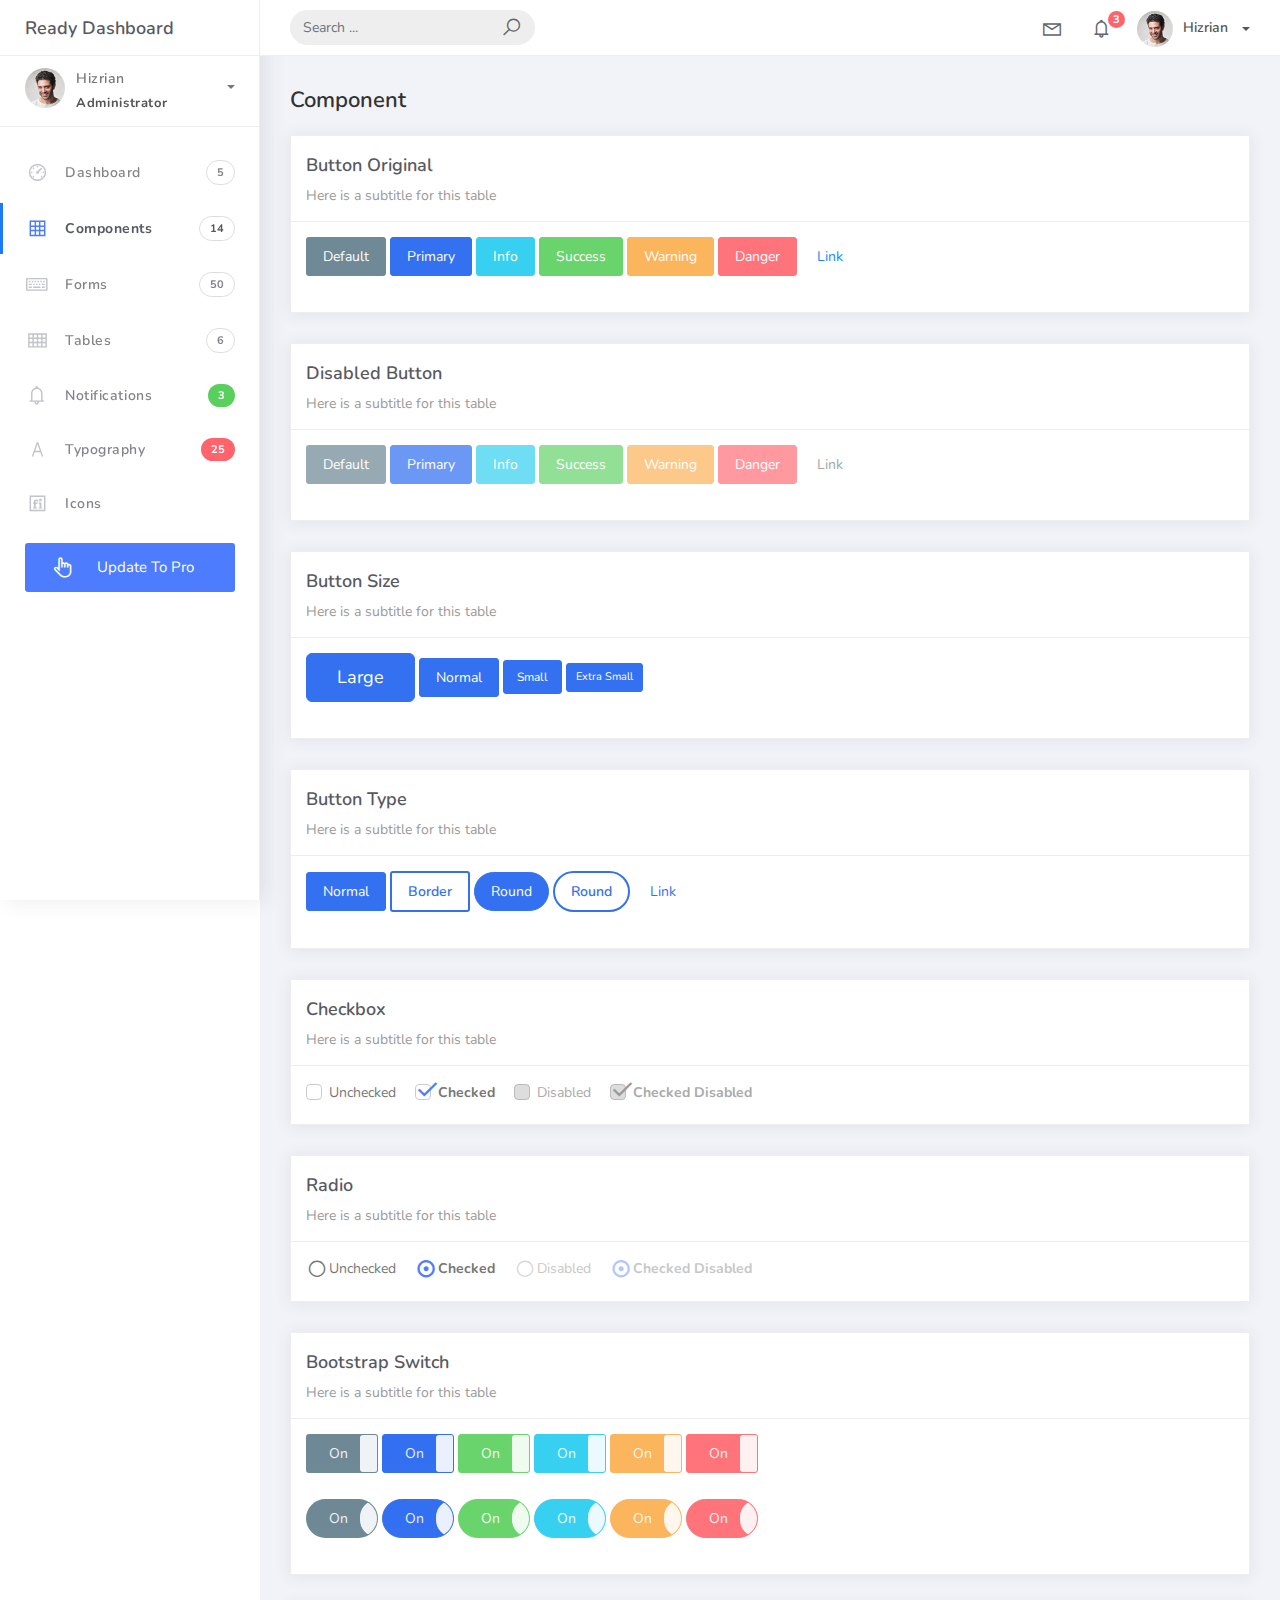
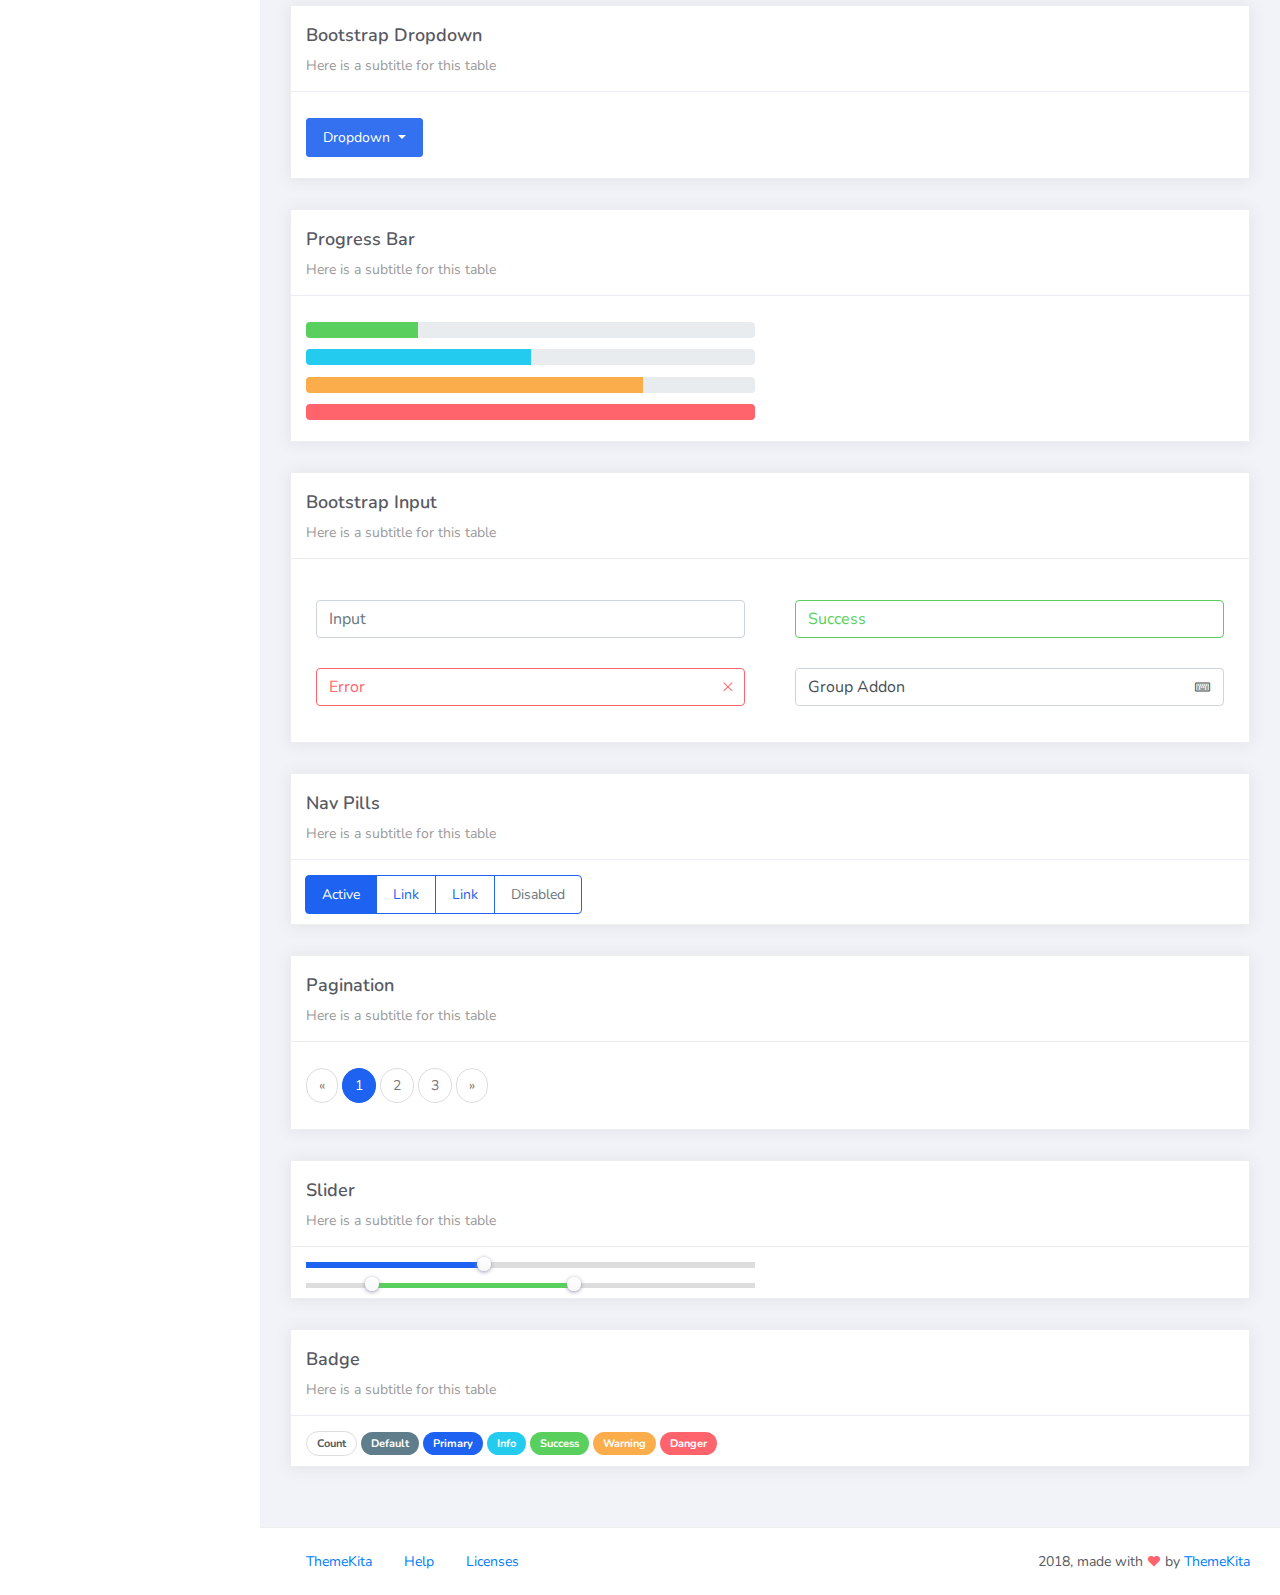
<file: ShoppingNightMongo/wwwroot/Ready-Bootstrap-Dashboard-master/components.html>
<!DOCTYPE html>
<html>
<head>
	<meta http-equiv="X-UA-Compatible" content="IE=edge,chrome=1" />
	<title>Components - Ready Bootstrap Dashboard</title>
	<meta content='width=device-width, initial-scale=1.0, maximum-scale=1.0, user-scalable=0, shrink-to-fit=no' name='viewport' />
	<link rel="stylesheet" href="assets/css/bootstrap.min.css">
	<link rel="stylesheet" href="https://fonts.googleapis.com/css?family=Nunito:200,200i,300,300i,400,400i,600,600i,700,700i,800,800i,900,900i">
	<link rel="stylesheet" href="assets/css/ready.css">
	<link rel="stylesheet" href="assets/css/demo.css">
</head>
<body>
	<div class="wrapper">
		<div class="main-header">
			<div class="logo-header">
				<a href="index.html" class="logo">
					Ready Dashboard
				</a>
				<button class="navbar-toggler sidenav-toggler ml-auto" type="button" data-toggle="collapse" data-target="collapse" aria-controls="sidebar" aria-expanded="false" aria-label="Toggle navigation">
					<span class="navbar-toggler-icon"></span>
				</button>
				<button class="topbar-toggler more"><i class="la la-ellipsis-v"></i></button>
			</div>
			<nav class="navbar navbar-header navbar-expand-lg">
				<div class="container-fluid">
					
					<form class="navbar-left navbar-form nav-search mr-md-3" action="">
						<div class="input-group">
							<input type="text" placeholder="Search ..." class="form-control">
							<div class="input-group-append">
								<span class="input-group-text">
									<i class="la la-search search-icon"></i>
								</span>
							</div>
						</div>
					</form>
					<ul class="navbar-nav topbar-nav ml-md-auto align-items-center">
						<li class="nav-item dropdown hidden-caret">
							<a class="nav-link dropdown-toggle" href="#" id="navbarDropdown" role="button" data-toggle="dropdown" aria-haspopup="true" aria-expanded="false">
								<i class="la la-envelope"></i>
							</a>
							<div class="dropdown-menu" aria-labelledby="navbarDropdown">
								<a class="dropdown-item" href="#">Action</a>
								<a class="dropdown-item" href="#">Another action</a>
								<div class="dropdown-divider"></div>
								<a class="dropdown-item" href="#">Something else here</a>
							</div>
						</li>
						<li class="nav-item dropdown hidden-caret">
							<a class="nav-link dropdown-toggle" href="#" id="navbarDropdown" role="button" data-toggle="dropdown" aria-haspopup="true" aria-expanded="false">
								<i class="la la-bell"></i>
								<span class="notification">3</span>
							</a>
							<ul class="dropdown-menu notif-box" aria-labelledby="navbarDropdown">
								<li>
									<div class="dropdown-title">You have 4 new notification</div>
								</li>
								<li>
									<div class="notif-center">
										<a href="#">
											<div class="notif-icon notif-primary"> <i class="la la-user-plus"></i> </div>
											<div class="notif-content">
												<span class="block">
													New user registered
												</span>
												<span class="time">5 minutes ago</span> 
											</div>
										</a>
										<a href="#">
											<div class="notif-icon notif-success"> <i class="la la-comment"></i> </div>
											<div class="notif-content">
												<span class="block">
													Rahmad commented on Admin
												</span>
												<span class="time">12 minutes ago</span> 
											</div>
										</a>
										<a href="#">
											<div class="notif-img"> 
												<img src="assets/img/profile2.jpg" alt="Img Profile">
											</div>
											<div class="notif-content">
												<span class="block">
													Reza send messages to you
												</span>
												<span class="time">12 minutes ago</span> 
											</div>
										</a>
										<a href="#">
											<div class="notif-icon notif-danger"> <i class="la la-heart"></i> </div>
											<div class="notif-content">
												<span class="block">
													Farrah liked Admin
												</span>
												<span class="time">17 minutes ago</span> 
											</div>
										</a>
									</div>
								</li>
								<li>
									<a class="see-all" href="javascript:void(0);"> <strong>See all notifications</strong> <i class="la la-angle-right"></i> </a>
								</li>
							</ul>
						</li>
						<li class="nav-item dropdown">
							<a class="dropdown-toggle profile-pic" data-toggle="dropdown" href="#" aria-expanded="false"> <img src="assets/img/profile.jpg" alt="user-img" width="36" class="img-circle"><span >Hizrian</span></span> </a>
							<ul class="dropdown-menu dropdown-user">
								<li>
									<div class="user-box">
										<div class="u-img"><img src="assets/img/profile.jpg" alt="user"></div>
										<div class="u-text">
											<h4>Hizrian</h4>
											<p class="text-muted">hello@themekita.com</p><a href="profile.html" class="btn btn-rounded btn-danger btn-sm">View Profile</a></div>
										</div>
									</li>
									<div class="dropdown-divider"></div>
									<a class="dropdown-item" href="#"><i class="ti-user"></i> My Profile</a>
									<a class="dropdown-item" href="#"></i> My Balance</a>
									<a class="dropdown-item" href="#"><i class="ti-email"></i> Inbox</a>
									<div class="dropdown-divider"></div>
									<a class="dropdown-item" href="#"><i class="ti-settings"></i> Account Setting</a>
									<div class="dropdown-divider"></div>
									<a class="dropdown-item" href="#"><i class="fa fa-power-off"></i> Logout</a>
								</ul>
								<!-- /.dropdown-user -->
							</li>
						</ul>
					</div>
				</nav>
			</div>
			<div class="sidebar">
				<div class="scrollbar-inner sidebar-wrapper">
					<div class="user">
						<div class="photo">
							<img src="assets/img/profile.jpg">
						</div>
						<div class="info">
							<a class="" data-toggle="collapse" href="#collapseExample" aria-expanded="true">
								<span>
									Hizrian
									<span class="user-level">Administrator</span>
									<span class="caret"></span>
								</span>
							</a>
							<div class="clearfix"></div>

							<div class="collapse in" id="collapseExample" aria-expanded="true" style="">
								<ul class="nav">
									<li>
										<a href="#profile">
											<span class="link-collapse">My Profile</span>
										</a>
									</li>
									<li>
										<a href="#edit">
											<span class="link-collapse">Edit Profile</span>
										</a>
									</li>
									<li>
										<a href="#settings">
											<span class="link-collapse">Settings</span>
										</a>
									</li>
								</ul>
							</div>
						</div>
					</div>
					<ul class="nav">
						<li class="nav-item">
							<a href="index.html">
								<i class="la la-dashboard"></i>
								<p>Dashboard</p>
								<span class="badge badge-count">5</span>
							</a>
						</li>
						<li class="nav-item active">
							<a href="components.html">
								<i class="la la-table"></i>
								<p>Components</p>
								<span class="badge badge-count">14</span>
							</a>
						</li>
						<li class="nav-item">
							<a href="forms.html">
								<i class="la la-keyboard-o"></i>
								<p>Forms</p>
								<span class="badge badge-count">50</span>
							</a>
						</li>
						<li class="nav-item">
							<a href="tables.html">
								<i class="la la-th"></i>
								<p>Tables</p>
								<span class="badge badge-count">6</span>
							</a>
						</li>
						<li class="nav-item">
							<a href="notifications.html">
								<i class="la la-bell"></i>
								<p>Notifications</p>
								<span class="badge badge-success">3</span>
							</a>
						</li>
						<li class="nav-item">
							<a href="typography.html">
								<i class="la la-font"></i>
								<p>Typography</p>
								<span class="badge badge-danger">25</span>
							</a>
						</li>
						<li class="nav-item">
							<a href="icons.html">
								<i class="la la-fonticons"></i>
								<p>Icons</p>
							</a>
						</li>
						<li class="nav-item update-pro">
							<button  data-toggle="modal" data-target="#modalUpdate">
								<i class="la la-hand-pointer-o"></i>
								<p>Update To Pro</p>
							</button>
						</li>
					</ul>
				</div>
			</div>
			<div class="main-panel">
				<div class="content">
					<div class="container-fluid">
						<h4 class="page-title">Component</h4>
						<div class="row">
							<div class="col-md-12">
								<div class="card">
									<div class="card-header">
										<h4 class="card-title">Button Original</h4>
										<p class="card-category">Here is a subtitle for this table</p>
									</div>
									<div class="card-body">
										<p class="demo">
											<button class="btn btn-default">Default</button>

											<button class="btn btn-primary">Primary</button>

											<button class="btn btn-info">Info</button>

											<button class="btn btn-success">Success</button>

											<button class="btn btn-warning">Warning</button>

											<button class="btn btn-danger">Danger</button>

											<button class="btn btn-link">Link</button>
										</p>
									</div>
								</div>
							</div>
							<div class="col-md-12">
								<div class="card">
									<div class="card-header">
										<h4 class="card-title">Disabled Button</h4>
										<p class="card-category">Here is a subtitle for this table</p>
									</div>
									<div class="card-body">
										<p class="demo">
											<button class="btn btn-default" disabled="disabled">Default</button>

											<button class="btn btn-primary" disabled="disabled">Primary</button>

											<button class="btn btn-info" disabled="disabled">Info</button>

											<button class="btn btn-success" disabled="disabled">Success</button>

											<button class="btn btn-warning" disabled="disabled">Warning</button>

											<button class="btn btn-danger" disabled="disabled">Danger</button>

											<button class="btn btn-link" disabled>Link</button>
										</p>
									</div>
								</div>
							</div>
							<div class="col-md-12">
								<div class="card">
									<div class="card-header">
										<h4 class="card-title">Button Size</h4>
										<p class="card-category">Here is a subtitle for this table</p>
									</div>
									<div class="card-body">
										<p class="demo">
											<button class="btn btn-primary btn-lg">Large</button>

											<button class="btn btn-primary">Normal</button>

											<button class="btn btn-primary btn-sm">Small</button>

											<button class="btn btn-primary btn-xs">Extra Small</button>
										</p>
									</div>
								</div>
							</div>
							<div class="col-md-12">
								<div class="card">
									<div class="card-header">
										<h4 class="card-title">Button Type</h4>
										<p class="card-category">Here is a subtitle for this table</p>
									</div>
									<div class="card-body">
										<p class="demo">
											<button class="btn btn-primary">Normal</button>
											<button class="btn btn-primary btn-border">Border</button>

											<button class="btn btn-primary btn-round">Round</button>

											<button class="btn btn-primary btn-border btn-round">Round</button>

											<button class="btn btn-primary btn-link">Link</button>
										</p>
									</div>
								</div>
							</div>
							<div class="col-md-12">
								<div class="card">
									<div class="card-header">
										<h4 class="card-title">Checkbox</h4>
										<p class="card-category">Here is a subtitle for this table</p>
									</div>
									<div class="card-body">
										<p class="demo">
											<label class="form-check-label">
												<input class="form-check-input" type="checkbox" value="">
												<span class="form-check-sign">Unchecked</span>
											</label>

											<label class="form-check-label">
												<input class="form-check-input" type="checkbox" value="" checked>
												<span class="form-check-sign">Checked</span>
											</label>

											<label class="form-check-label">
												<input class="form-check-input" type="checkbox" value="" disabled>
												<span class="form-check-sign">Disabled</span>
											</label>

											<label class="form-check-label">
												<input class="form-check-input" type="checkbox" value="" checked disabled>
												<span class="form-check-sign">Checked Disabled</span>
											</label>
										</p>
									</div>
								</div>
							</div>
							<div class="col-md-12">
								<div class="card">
									<div class="card-header">
										<h4 class="card-title">Radio</h4>
										<p class="card-category">Here is a subtitle for this table</p>
									</div>
									<div class="card-body">
										<p class="demo">
											<label class="form-radio-label">
												<input class="form-radio-input" type="radio" name="optionsRadios" value="">
												<span class="form-radio-sign">Unchecked</span>
											</label>
											<label class="form-radio-label">
												<input class="form-radio-input" type="radio" name="optionsRadios" value="" checked>
												<span class="form-radio-sign">Checked</span>
											</label>
											<label class="form-radio-label">
												<input class="form-radio-input" type="radio" value="" disabled>
												<span class="form-radio-sign">Disabled</span>
											</label>
											<label class="form-radio-label">
												<input class="form-radio-input" type="radio" value="" checked disabled>
												<span class="form-radio-sign">Checked Disabled</span>
											</label>
										</p>
									</div>
								</div>
							</div>
							<div class="col-md-12">
								<div class="card">
									<div class="card-header">
										<h4 class="card-title">Bootstrap Switch</h4>
										<p class="card-category">Here is a subtitle for this table</p>
									</div>
									<div class="card-body">
										<p class="demo">
											<input type="checkbox" checked data-toggle="toggle" data-onstyle="default">
											<input type="checkbox" checked data-toggle="toggle" data-onstyle="primary">
											<input type="checkbox" checked data-toggle="toggle" data-onstyle="success">
											<input type="checkbox" checked data-toggle="toggle" data-onstyle="info">
											<input type="checkbox" checked data-toggle="toggle" data-onstyle="warning">
											<input type="checkbox" checked data-toggle="toggle" data-onstyle="danger">
										</p>
										<p class="demo">
											<input type="checkbox" checked data-toggle="toggle" data-onstyle="default" data-style="btn-round">
											<input type="checkbox" checked data-toggle="toggle" data-onstyle="primary" data-style="btn-round">
											<input type="checkbox" checked data-toggle="toggle" data-onstyle="success" data-style="btn-round">
											<input type="checkbox" checked data-toggle="toggle" data-onstyle="info" data-style="btn-round">
											<input type="checkbox" checked data-toggle="toggle" data-onstyle="warning" data-style="btn-round">
											<input type="checkbox" checked data-toggle="toggle" data-onstyle="danger" data-style="btn-round">
										</p>
									</div>
								</div>
							</div>
							<div class="col-md-12">
								<div class="card">
									<div class="card-header">
										<h4 class="card-title">Bootstrap Dropdown</h4>
										<p class="card-category">Here is a subtitle for this table</p>
									</div>
									<div class="card-body">
										<p class="demo">
											<div class="dropdown">

												<button class="btn btn-primary dropdown-toggle" type="button" id="dropdownMenu1" data-toggle="dropdown">

													Dropdown

												</button>

												<ul class="dropdown-menu" role="menu" aria-labelledby="dropdownMenu">

													<a class="dropdown-item" href="#">Action</a>
													<a class="dropdown-item" href="#">Another action</a>
													<div class="dropdown-divider"></div>
													<a class="dropdown-item" href="#">Something else here</a>

												</ul>

											</div>
										</p>
									</div>
								</div>
							</div>
							<div class="col-md-12">
								<div class="card">
									<div class="card-header">
										<h4 class="card-title">Progress Bar</h4>
										<p class="card-category">Here is a subtitle for this table</p>
									</div>
									<div class="card-body">
										<div class="row">
											<div class="col-md-6">
												<p class="demo">
													<div class="progress">
														<div class="progress-bar bg-success" role="progressbar" style="width: 25%" aria-valuenow="25" aria-valuemin="0" aria-valuemax="100"></div>
													</div>
												</p>
												<p class="demo">
													<div class="progress">
														<div class="progress-bar bg-info" role="progressbar" style="width: 50%" aria-valuenow="50" aria-valuemin="0" aria-valuemax="100"></div>
													</div>
												</p>
												<p class="demo">
													<div class="progress">
														<div class="progress-bar bg-warning" role="progressbar" style="width: 75%" aria-valuenow="75" aria-valuemin="0" aria-valuemax="100"></div>
													</div>
												</p>
												<p class="demo">
													<div class="progress">
														<div class="progress-bar bg-danger" role="progressbar" style="width: 100%" aria-valuenow="100" aria-valuemin="0" aria-valuemax="100"></div>
													</div>
												</p>
											</div>
										</div>
									</div>
								</div>
							</div>
							<div class="col-md-12">
								<div class="card">
									<div class="card-header">
										<h4 class="card-title">Bootstrap Input</h4>
										<p class="card-category">Here is a subtitle for this table</p>
									</div>
									<div class="card-body">
										<p class="demo">
											<div class="row">
												<div class="col-md-6">
													<div class="form-group">

														<input type="text" value="" placeholder="Input" class="form-control" />

													</div>
												</div>

												<div class="col-md-6">
													<div class="form-group has-success">

														<input type="text" value="Success" class="form-control" />

													</div>
												</div>

												<div class="col-md-6">
													<div class="form-group has-error has-feedback">

														<input type="text" value="Error" class="form-control" />

														<span class="la la-times form-control-feedback"></span>

													</div>
												</div>

												<div class="col-md-6">
													<div class="form-group">
														<div class="input-group has-icon">

															<input type="text" value="Group Addon" class="form-control">

															<div class="input-group-append">
																<span class="input-group-text input-group-icon"><i class="la la-keyboard-o"></i></span>
															</div>
														</div>
													</div>
												</div>
											</div>
										</p>
									</div>
								</div>
							</div>
							<div class="col-md-12">
								<div class="card">
									<div class="card-header">
										<h4 class="card-title">Nav Pills</h4>
										<p class="card-category">Here is a subtitle for this table</p>
									</div>
									<div class="card-body">
										<ul class="nav nav-pills nav-primary">
											<li class="nav-item">
												<a class="nav-link active" href="#">Active</a>
											</li>
											<li class="nav-item">
												<a class="nav-link" href="#">Link</a>
											</li>
											<li class="nav-item">
												<a class="nav-link" href="#">Link</a>
											</li>
											<li class="nav-item">
												<a class="nav-link disabled" href="#">Disabled</a>
											</li>
										</ul>
									</div>
								</div>
							</div>
							<div class="col-md-12">
								<div class="card">
									<div class="card-header">
										<h4 class="card-title">Pagination</h4>
										<p class="card-category">Here is a subtitle for this table</p>
									</div>
									<div class="card-body">
										<p class="demo">
											<ul class="pagination pg-primary">
												<li class="page-item">
													<a class="page-link" href="#" aria-label="Previous">
														<span aria-hidden="true">&laquo;</span>
														<span class="sr-only">Previous</span>
													</a>
												</li>
												<li class="page-item active"><a class="page-link" href="#">1</a></li>
												<li class="page-item"><a class="page-link" href="#">2</a></li>
												<li class="page-item"><a class="page-link" href="#">3</a></li>
												<li class="page-item">
													<a class="page-link" href="#" aria-label="Next">
														<span aria-hidden="true">&raquo;</span>
														<span class="sr-only">Next</span>
													</a>
												</li>
											</ul>
										</p>
									</div>
								</div>
							</div>
							<div class="col-md-12">
								<div class="card">
									<div class="card-header">
										<h4 class="card-title">Slider</h4>
										<p class="card-category">Here is a subtitle for this table</p>
									</div>
									<div class="card-body">
										<div class="demo">
											<div class="row">
												<div class="col-md-6">
													<div id="slider" class="slider-primary"></div>

													<div id="slider-range" class="slider-success"></div>
												</div>
											</div>
										</div>
									</div>
								</div>
							</div>
							<div class="col-md-12">
								<div class="card">
									<div class="card-header">
										<h4 class="card-title">Badge</h4>
										<p class="card-category">Here is a subtitle for this table</p>
									</div>
									<div class="card-body">
										<span class="badge badge-count">Count</span>
										<span class="badge badge-default">Default</span>
										<span class="badge badge-primary">Primary</span>
										<span class="badge badge-info">Info</span>
										<span class="badge badge-success">Success</span>
										<span class="badge badge-warning">Warning</span>
										<span class="badge badge-danger">Danger</span>
									</div>
								</div>
							</div>
						</div>
					</div>
				</div>
				<footer class="footer">
					<div class="container-fluid">
						<nav class="pull-left">
							<ul class="nav">
								<li class="nav-item">
									<a class="nav-link" href="http://www.themekita.com">
										ThemeKita
									</a>
								</li>
								<li class="nav-item">
									<a class="nav-link" href="#">
										Help
									</a>
								</li>
								<li class="nav-item">
									<a class="nav-link" href="https://themewagon.com/license/#free-item">
										Licenses
									</a>
								</li>
							</ul>
						</nav>
						<div class="copyright ml-auto">
							2018, made with <i class="la la-heart heart text-danger"></i> by <a href="http://www.themekita.com">ThemeKita</a>
						</div>				
					</div>
				</footer>
			</div>
		</div>
	</div>
	<!-- Modal -->
	<div class="modal fade" id="modalUpdate" tabindex="-1" role="dialog" aria-labelledby="modalUpdatePro" aria-hidden="true">
		<div class="modal-dialog modal-dialog-centered" role="document">
			<div class="modal-content">
				<div class="modal-header bg-primary">
					<h6 class="modal-title"><i class="la la-frown-o"></i> Under Development</h6>
					<button type="button" class="close" data-dismiss="modal" aria-label="Close">
						<span aria-hidden="true">&times;</span>
					</button>
				</div>
				<div class="modal-body text-center">									
					<p>Currently the pro version of the <b>Ready Dashboard</b> Bootstrap is in progress development</p>
					<p>
					<b>We'll let you know when it's done</b></p>
				</div>
				<div class="modal-footer">
					<button type="button" class="btn btn-secondary" data-dismiss="modal">Close</button>
				</div>
			</div>
		</div>
	</div>
</body>
<script src="assets/js/core/jquery.3.2.1.min.js"></script>
<script src="assets/js/plugin/jquery-ui-1.12.1.custom/jquery-ui.min.js"></script>
<script src="assets/js/core/popper.min.js"></script>
<script src="assets/js/core/bootstrap.min.js"></script>
<script src="assets/js/plugin/chartist/chartist.min.js"></script>
<script src="assets/js/plugin/chartist/plugin/chartist-plugin-tooltip.min.js"></script>
<script src="assets/js/plugin/bootstrap-notify/bootstrap-notify.min.js"></script>
<script src="assets/js/plugin/bootstrap-toggle/bootstrap-toggle.min.js"></script>
<script src="assets/js/plugin/jquery-mapael/jquery.mapael.min.js"></script>
<script src="assets/js/plugin/jquery-mapael/maps/world_countries.min.js"></script>
<script src="assets/js/plugin/chart-circle/circles.min.js"></script>
<script src="assets/js/plugin/jquery-scrollbar/jquery.scrollbar.min.js"></script>
<script src="assets/js/ready.min.js"></script>
<script>
	$( function() {
		$( "#slider" ).slider({
			range: "min",
			max: 100,
			value: 40,
		});
		$( "#slider-range" ).slider({
			range: true,
			min: 0,
			max: 500,
			values: [ 75, 300 ]
		});
	} );
</script>
</html>
</file>
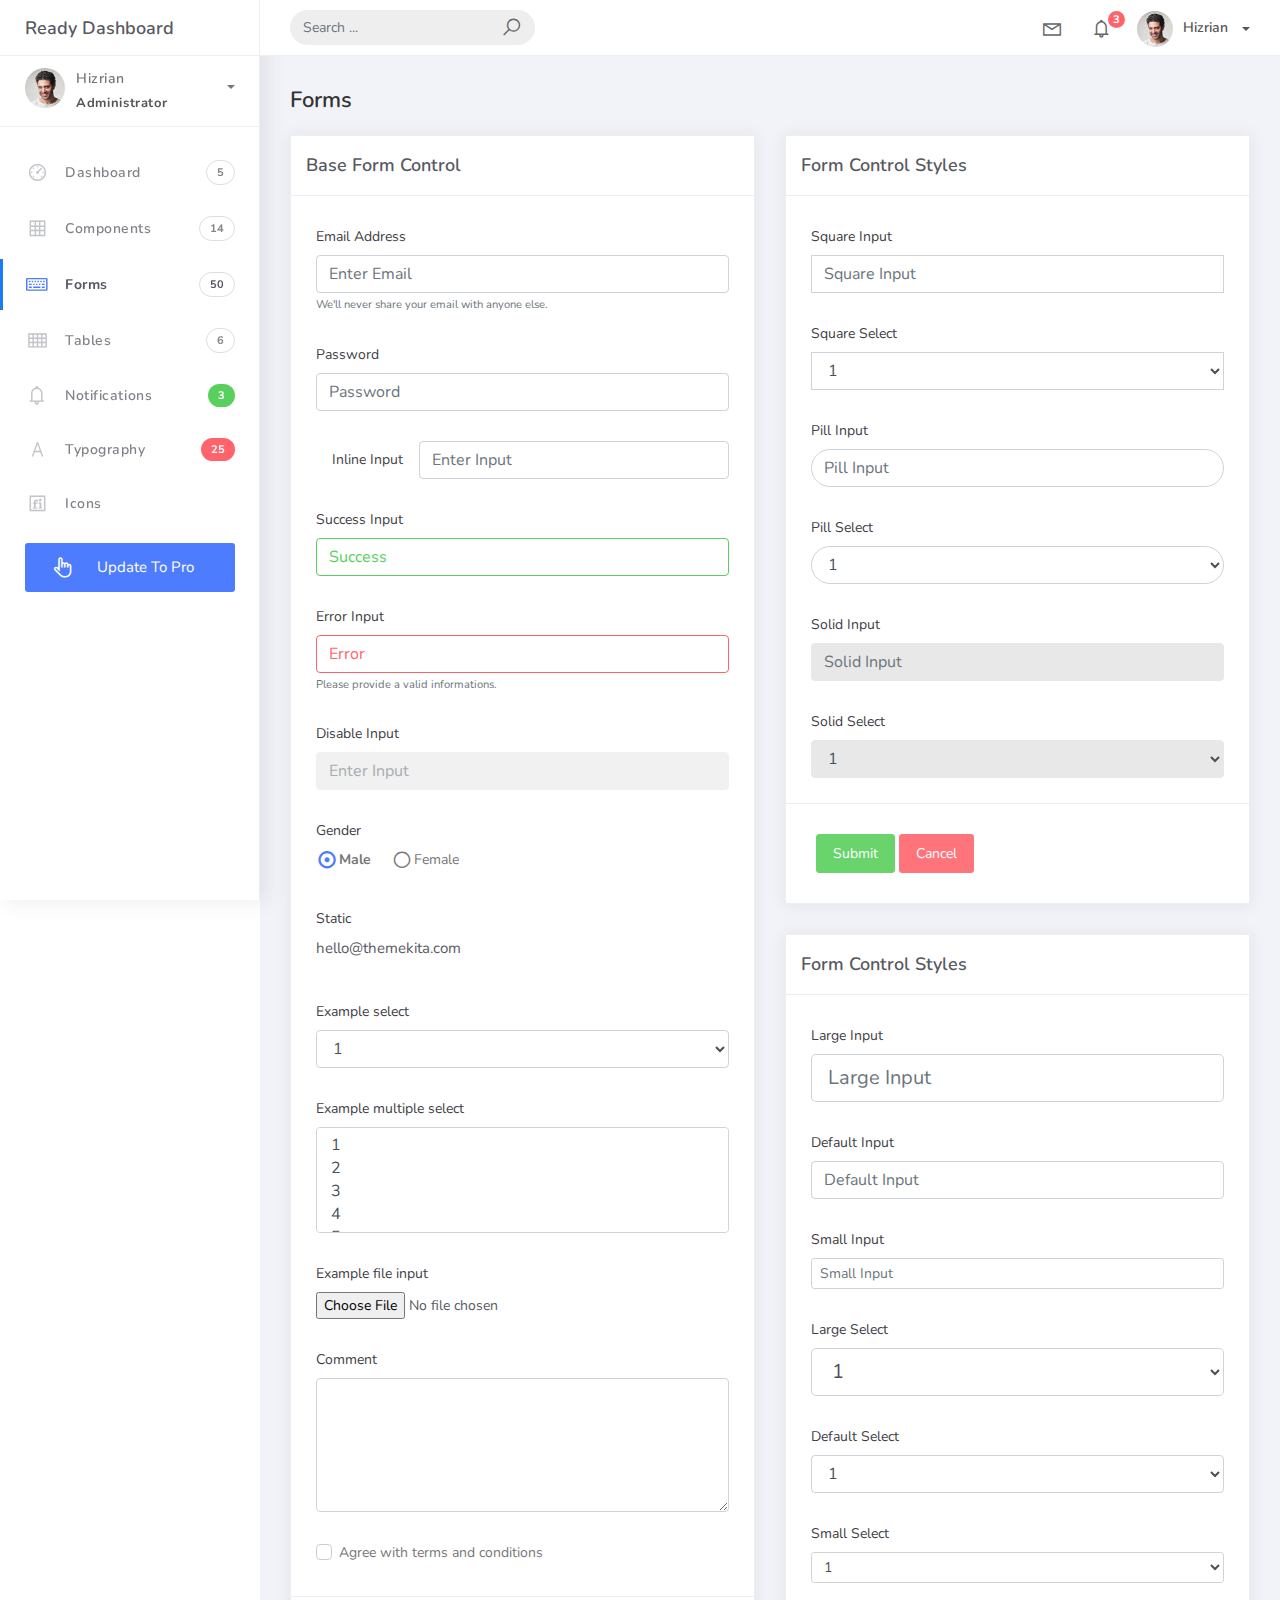
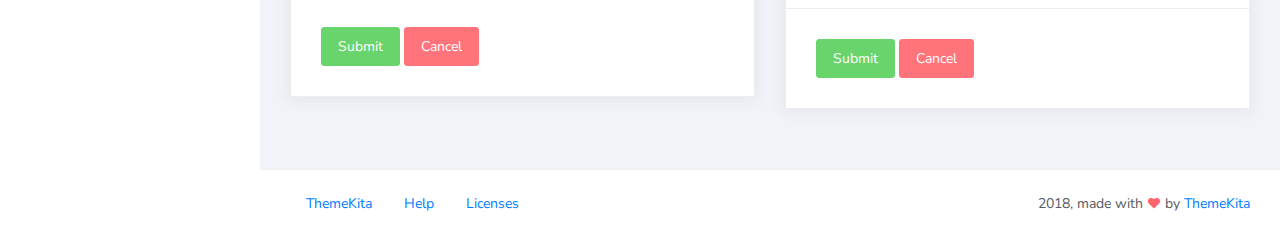
<file: ShoppingNightMongo/wwwroot/Ready-Bootstrap-Dashboard-master/forms.html>
<!DOCTYPE html>
<html>
<head>
	<meta http-equiv="X-UA-Compatible" content="IE=edge,chrome=1" />
	<title>Forms - Ready Bootstrap Dashboard</title>
	<meta content='width=device-width, initial-scale=1.0, maximum-scale=1.0, user-scalable=0, shrink-to-fit=no' name='viewport' />
	<link rel="stylesheet" href="assets/css/bootstrap.min.css">
	<link rel="stylesheet" href="https://fonts.googleapis.com/css?family=Nunito:200,200i,300,300i,400,400i,600,600i,700,700i,800,800i,900,900i">
	<link rel="stylesheet" href="assets/css/ready.css">
	<link rel="stylesheet" href="assets/css/demo.css">
</head>
<body>
	<div class="wrapper">
		<div class="main-header">
			<div class="logo-header">
				<a href="index.html" class="logo">
					Ready Dashboard
				</a>
				<button class="navbar-toggler sidenav-toggler ml-auto" type="button" data-toggle="collapse" data-target="collapse" aria-controls="sidebar" aria-expanded="false" aria-label="Toggle navigation">
					<span class="navbar-toggler-icon"></span>
				</button>
				<button class="topbar-toggler more"><i class="la la-ellipsis-v"></i></button>
			</div>
			<nav class="navbar navbar-header navbar-expand-lg">
				<div class="container-fluid">
					
					<form class="navbar-left navbar-form nav-search mr-md-3" action="">
						<div class="input-group">
							<input type="text" placeholder="Search ..." class="form-control">
							<div class="input-group-append">
								<span class="input-group-text">
									<i class="la la-search search-icon"></i>
								</span>
							</div>
						</div>
					</form>
					<ul class="navbar-nav topbar-nav ml-md-auto align-items-center">
						<li class="nav-item dropdown hidden-caret">
							<a class="nav-link dropdown-toggle" href="#" id="navbarDropdown" role="button" data-toggle="dropdown" aria-haspopup="true" aria-expanded="false">
								<i class="la la-envelope"></i>
							</a>
							<div class="dropdown-menu" aria-labelledby="navbarDropdown">
								<a class="dropdown-item" href="#">Action</a>
								<a class="dropdown-item" href="#">Another action</a>
								<div class="dropdown-divider"></div>
								<a class="dropdown-item" href="#">Something else here</a>
							</div>
						</li>
						<li class="nav-item dropdown hidden-caret">
							<a class="nav-link dropdown-toggle" href="#" id="navbarDropdown" role="button" data-toggle="dropdown" aria-haspopup="true" aria-expanded="false">
								<i class="la la-bell"></i>
								<span class="notification">3</span>
							</a>
							<ul class="dropdown-menu notif-box" aria-labelledby="navbarDropdown">
								<li>
									<div class="dropdown-title">You have 4 new notification</div>
								</li>
								<li>
									<div class="notif-center">
										<a href="#">
											<div class="notif-icon notif-primary"> <i class="la la-user-plus"></i> </div>
											<div class="notif-content">
												<span class="block">
													New user registered
												</span>
												<span class="time">5 minutes ago</span> 
											</div>
										</a>
										<a href="#">
											<div class="notif-icon notif-success"> <i class="la la-comment"></i> </div>
											<div class="notif-content">
												<span class="block">
													Rahmad commented on Admin
												</span>
												<span class="time">12 minutes ago</span> 
											</div>
										</a>
										<a href="#">
											<div class="notif-img"> 
												<img src="assets/img/profile2.jpg" alt="Img Profile">
											</div>
											<div class="notif-content">
												<span class="block">
													Reza send messages to you
												</span>
												<span class="time">12 minutes ago</span> 
											</div>
										</a>
										<a href="#">
											<div class="notif-icon notif-danger"> <i class="la la-heart"></i> </div>
											<div class="notif-content">
												<span class="block">
													Farrah liked Admin
												</span>
												<span class="time">17 minutes ago</span> 
											</div>
										</a>
									</div>
								</li>
								<li>
									<a class="see-all" href="javascript:void(0);"> <strong>See all notifications</strong> <i class="la la-angle-right"></i> </a>
								</li>
							</ul>
						</li>
						<li class="nav-item dropdown">
							<a class="dropdown-toggle profile-pic" data-toggle="dropdown" href="#" aria-expanded="false"> <img src="assets/img/profile.jpg" alt="user-img" width="36" class="img-circle"><span >Hizrian</span></span> </a>
							<ul class="dropdown-menu dropdown-user">
								<li>
									<div class="user-box">
										<div class="u-img"><img src="assets/img/profile.jpg" alt="user"></div>
										<div class="u-text">
											<h4>Hizrian</h4>
											<p class="text-muted">hello@themekita.com</p><a href="profile.html" class="btn btn-rounded btn-danger btn-sm">View Profile</a></div>
										</div>
									</li>
									<div class="dropdown-divider"></div>
									<a class="dropdown-item" href="#"><i class="ti-user"></i> My Profile</a>
									<a class="dropdown-item" href="#"></i> My Balance</a>
									<a class="dropdown-item" href="#"><i class="ti-email"></i> Inbox</a>
									<div class="dropdown-divider"></div>
									<a class="dropdown-item" href="#"><i class="ti-settings"></i> Account Setting</a>
									<div class="dropdown-divider"></div>
									<a class="dropdown-item" href="#"><i class="fa fa-power-off"></i> Logout</a>
								</ul>
								<!-- /.dropdown-user -->
							</li>
						</ul>
					</div>
				</nav>
			</div>
			<div class="sidebar">
				<div class="scrollbar-inner sidebar-wrapper">
					<div class="user">
						<div class="photo">
							<img src="assets/img/profile.jpg">
						</div>
						<div class="info">
							<a class="" data-toggle="collapse" href="#collapseExample" aria-expanded="true">
								<span>
									Hizrian
									<span class="user-level">Administrator</span>
									<span class="caret"></span>
								</span>
							</a>
							<div class="clearfix"></div>

							<div class="collapse in" id="collapseExample" aria-expanded="true" style="">
								<ul class="nav">
									<li>
										<a href="#profile">
											<span class="link-collapse">My Profile</span>
										</a>
									</li>
									<li>
										<a href="#edit">
											<span class="link-collapse">Edit Profile</span>
										</a>
									</li>
									<li>
										<a href="#settings">
											<span class="link-collapse">Settings</span>
										</a>
									</li>
								</ul>
							</div>
						</div>
					</div>
					<ul class="nav">
						<li class="nav-item">
							<a href="index.html">
								<i class="la la-dashboard"></i>
								<p>Dashboard</p>
								<span class="badge badge-count">5</span>
							</a>
						</li>
						<li class="nav-item">
							<a href="components.html">
								<i class="la la-table"></i>
								<p>Components</p>
								<span class="badge badge-count">14</span>
							</a>
						</li>
						<li class="nav-item active">
							<a href="forms.html">
								<i class="la la-keyboard-o"></i>
								<p>Forms</p>
								<span class="badge badge-count">50</span>
							</a>
						</li>
						<li class="nav-item">
							<a href="tables.html">
								<i class="la la-th"></i>
								<p>Tables</p>
								<span class="badge badge-count">6</span>
							</a>
						</li>
						<li class="nav-item">
							<a href="notifications.html">
								<i class="la la-bell"></i>
								<p>Notifications</p>
								<span class="badge badge-success">3</span>
							</a>
						</li>
						<li class="nav-item">
							<a href="typography.html">
								<i class="la la-font"></i>
								<p>Typography</p>
								<span class="badge badge-danger">25</span>
							</a>
						</li>
						<li class="nav-item">
							<a href="icons.html">
								<i class="la la-fonticons"></i>
								<p>Icons</p>
							</a>
						</li>
						<li class="nav-item update-pro">
							<button  data-toggle="modal" data-target="#modalUpdate">
								<i class="la la-hand-pointer-o"></i>
								<p>Update To Pro</p>
							</button>
						</li>
					</ul>
				</div>
			</div>
			<div class="main-panel">
				<div class="content">
					<div class="container-fluid">
						<h4 class="page-title">Forms</h4>
						<div class="row">
							<div class="col-md-6">
								<div class="card">
									<div class="card-header">
										<div class="card-title">Base Form Control</div>
									</div>
									<div class="card-body">
										<div class="form-group">
											<label for="email">Email Address</label>
											<input type="email" class="form-control" id="email" placeholder="Enter Email">
											<small id="emailHelp" class="form-text text-muted">We'll never share your email with anyone else.</small>
										</div>
										<div class="form-group">
											<label for="password">Password</label>
											<input type="password" class="form-control" id="password" placeholder="Password">
										</div>
										<div class="form-group form-inline">
											<label for="inlineinput" class="col-md-3 col-form-label">Inline Input</label>
											<div class="col-md-9 p-0">
												<input type="text" class="form-control input-full" id="inlineinput" placeholder="Enter Input">
											</div>
										</div>
										<div class="form-group has-success">
											<label for="successInput">Success Input</label>
											<input type="text" id="successInput" value="Success" class="form-control">
										</div>
										<div class="form-group has-error has-feedback">
											<label for="errorInput">Error Input</label>
											<input type="text" id="errorInput" value="Error" class="form-control">
											<small id="emailHelp" class="form-text text-muted">Please provide a valid informations.</small>
										</div>
										<div class="form-group">
											<label for="disableinput">Disable Input</label>
											<input type="text" class="form-control" id="disableinput" placeholder="Enter Input" disabled>
										</div>
										<div class="form-check">
											<label>Gender</label><br/>
											<label class="form-radio-label">
												<input class="form-radio-input" type="radio" name="optionsRadios" value=""  checked="">
												<span class="form-radio-sign">Male</span>
											</label>
											<label class="form-radio-label ml-3">
												<input class="form-radio-input" type="radio" name="optionsRadios" value="">
												<span class="form-radio-sign">Female</span>
											</label>
										</div>
										<div class="form-group">
											<label class="control-label">
												Static
											</label> <!----> <p class="form-control-static">hello@themekita.com</p> <!---->  <!----></div>
											<div class="form-group">
												<label for="exampleFormControlSelect1">Example select</label>
												<select class="form-control" id="exampleFormControlSelect1">
													<option>1</option>
													<option>2</option>
													<option>3</option>
													<option>4</option>
													<option>5</option>
												</select>
											</div>
											<div class="form-group">
												<label for="exampleFormControlSelect2">Example multiple select</label>
												<select multiple class="form-control" id="exampleFormControlSelect2">
													<option>1</option>
													<option>2</option>
													<option>3</option>
													<option>4</option>
													<option>5</option>
												</select>
											</div>
											<div class="form-group">
												<label for="exampleFormControlFile1">Example file input</label>
												<input type="file" class="form-control-file" id="exampleFormControlFile1">
											</div>
											<div class="form-group">
												<label for="comment">Comment</label>
												<textarea class="form-control" id="comment" rows="5">

												</textarea>
											</div>
											<div class="form-check">
												<label class="form-check-label">
													<input class="form-check-input" type="checkbox" value="">
													<span class="form-check-sign">Agree with terms and conditions</span>
												</label>
											</div>
										</div>
										<div class="card-action">
											<button class="btn btn-success">Submit</button>
											<button class="btn btn-danger">Cancel</button>
										</div>
									</div>
								</div>
								<div class="col-md-6">
									<div class="card">
										<div class="card-header">
											<div class="card-title">Form Control Styles</div>
										</div>
										<div class="card-body">
											<div class="form-group">
												<label for="squareInput">Square Input</label>
												<input type="text" class="form-control input-square" id="squareInput" placeholder="Square Input">
											</div>
											<div class="form-group">
												<label for="squareSelect">Square Select</label>
												<select class="form-control input-square" id="squareSelect">
													<option>1</option>
													<option>2</option>
													<option>3</option>
													<option>4</option>
													<option>5</option>
												</select>
											</div>
											<div class="form-group">
												<label for="pillInput">Pill Input</label>
												<input type="text" class="form-control input-pill" id="pillInput" placeholder="Pill Input">
											</div>
											<div class="form-group">
												<label for="pillSelect">Pill Select</label>
												<select class="form-control input-pill" id="pillSelect">
													<option>1</option>
													<option>2</option>
													<option>3</option>
													<option>4</option>
													<option>5</option>
												</select>
											</div>
											<div class="form-group">
												<label for="solidInput">Solid Input</label>
												<input type="text" class="form-control input-solid" id="solidInput" placeholder="Solid Input">
											</div>
											<div class="form-group">
												<label for="solidSelect">Solid Select</label>
												<select class="form-control input-solid" id="solidSelect">
													<option>1</option>
													<option>2</option>
													<option>3</option>
													<option>4</option>
													<option>5</option>
												</select>
											</div>											
										</div>
										<div class="card-action">
											<button class="btn btn-success">Submit</button>
											<button class="btn btn-danger">Cancel</button>
										</div>
									</div>
									<div class="card">
										<div class="card-header">
											<div class="card-title">Form Control Styles</div>
										</div>
										<div class="card-body">
											<div class="form-group">
												<label for="largeInput">Large Input</label>
												<input type="text" class="form-control form-control-lg" id="largeInput" placeholder="Large Input">
											</div>
											<div class="form-group">
												<label for="largeInput">Default Input</label>
												<input type="text" class="form-control form-control" id="defaultInput" placeholder="Default Input">
											</div>
											<div class="form-group">
												<label for="smallInput">Small Input</label>
												<input type="text" class="form-control form-control-sm" id="smallInput" placeholder="Small Input">
											</div>
											<div class="form-group">
												<label for="largeSelect">Large Select</label>
												<select class="form-control form-control-lg" id="largeSelect">
													<option>1</option>
													<option>2</option>
													<option>3</option>
													<option>4</option>
													<option>5</option>
												</select>
											</div>
											<div class="form-group">
												<label for="defaultSelect">Default Select</label>
												<select class="form-control form-control" id="defaultSelect">
													<option>1</option>
													<option>2</option>
													<option>3</option>
													<option>4</option>
													<option>5</option>
												</select>
											</div>
											<div class="form-group">
												<label for="smallSelect">Small Select</label>
												<select class="form-control form-control-sm" id="smallSelect">
													<option>1</option>
													<option>2</option>
													<option>3</option>
													<option>4</option>
													<option>5</option>
												</select>
											</div>
										</div>
										<div class="card-action">
											<button class="btn btn-success">Submit</button>
											<button class="btn btn-danger">Cancel</button>
										</div>
									</div>
								</div>
							</div>
						</div>
					</div>
					<footer class="footer">
						<div class="container-fluid">
							<nav class="pull-left">
								<ul class="nav">
									<li class="nav-item">
										<a class="nav-link" href="http://www.themekita.com">
											ThemeKita
										</a>
									</li>
									<li class="nav-item">
										<a class="nav-link" href="#">
											Help
										</a>
									</li>
									<li class="nav-item">
										<a class="nav-link" href="#">
											Licenses
										</a>
									</li>
								</ul>
							</nav>
							<div class="copyright ml-auto">
								2018, made with <i class="la la-heart heart text-danger"></i> by <a href="http://www.themekita.com">ThemeKita</a>
							</div>				
						</div>
					</footer>
				</div>
			</div>
		</div>
	</div>
	<!-- Modal -->
	<div class="modal fade" id="modalUpdate" tabindex="-1" role="dialog" aria-labelledby="modalUpdatePro" aria-hidden="true">
		<div class="modal-dialog modal-dialog-centered" role="document">
			<div class="modal-content">
				<div class="modal-header bg-primary">
					<h6 class="modal-title"><i class="la la-frown-o"></i> Under Development</h6>
					<button type="button" class="close" data-dismiss="modal" aria-label="Close">
						<span aria-hidden="true">&times;</span>
					</button>
				</div>
				<div class="modal-body text-center">									
					<p>Currently the pro version of the <b>Ready Dashboard</b> Bootstrap is in progress development</p>
					<p>
					<b>We'll let you know when it's done</b></p>
				</div>
				<div class="modal-footer">
					<button type="button" class="btn btn-secondary" data-dismiss="modal">Close</button>
				</div>
			</div>
		</div>
	</div>
</body>
<script src="assets/js/core/jquery.3.2.1.min.js"></script>
<script src="assets/js/plugin/jquery-ui-1.12.1.custom/jquery-ui.min.js"></script>
<script src="assets/js/core/popper.min.js"></script>
<script src="assets/js/core/bootstrap.min.js"></script>
<script src="assets/js/plugin/chartist/chartist.min.js"></script>
<script src="assets/js/plugin/chartist/plugin/chartist-plugin-tooltip.min.js"></script>
<script src="assets/js/plugin/bootstrap-notify/bootstrap-notify.min.js"></script>
<script src="assets/js/plugin/bootstrap-toggle/bootstrap-toggle.min.js"></script>
<script src="assets/js/plugin/jquery-mapael/jquery.mapael.min.js"></script>
<script src="assets/js/plugin/jquery-mapael/maps/world_countries.min.js"></script>
<script src="assets/js/plugin/chart-circle/circles.min.js"></script>
<script src="assets/js/plugin/jquery-scrollbar/jquery.scrollbar.min.js"></script>
<script src="assets/js/ready.min.js"></script>
</html>
</file>
<file: ShoppingNightMongo/wwwroot/kaira-1.0.0 Proje 3/css/vendor.css>
/*
- Jarallax
- Chocolat
*/

/*--------------------------------------------------------------
/** Jarallax
--------------------------------------------------------------*/
.jarallax {
  position: relative;
  z-index: 0;
  min-height: 420px;
}

.jarallax>.jarallax-img {
  position: absolute;
  object-fit: cover;
  top: 0;
  left: 0;
  width: 100%;
  height: 100%;
  z-index: -1;
}

.jarallax-keep-img {
  position: relative;
  z-index: 0;
}

.jarallax-keep-img>.jarallax-img {
  position: relative;
  display: block;
  max-width: 100%;
  height: auto;
  z-index: -100;
}


/*--------------------------------------------------------------
/** Colorbox Lightbox
--------------------------------------------------------------*/
/*
    Colorbox Core Style:
    The following CSS is consistent between example themes and should not be altered.
*/
#colorbox, #cboxOverlay, #cboxWrapper{position:absolute; top:0; left:0; z-index:9999; overflow:hidden; -webkit-transform: translate3d(0,0,0);}
#cboxWrapper {max-width:none;}
#cboxOverlay{position:fixed; width:100%; height:100%;}
#cboxMiddleLeft, #cboxBottomLeft{clear:left;}
#cboxContent{position:relative;}
#cboxLoadedContent{overflow:auto; -webkit-overflow-scrolling: touch;}
#cboxTitle{margin:0;}
#cboxLoadingOverlay, #cboxLoadingGraphic{position:absolute; top:0; left:0; width:100%; height:100%;}
#cboxPrevious, #cboxNext, #cboxClose, #cboxSlideshow{cursor:pointer;}
.cboxPhoto{float:left; margin:auto; border:0; display:block; max-width:none; -ms-interpolation-mode:bicubic;}
.cboxIframe{width:100%; height:100%; display:block; border:0; padding:0; margin:0;}
#colorbox, #cboxContent, #cboxLoadedContent{box-sizing:content-box; -moz-box-sizing:content-box; -webkit-box-sizing:content-box;}

/* 
    User Style:
    Change the following styles to modify the appearance of Colorbox.  They are
    ordered & tabbed in a way that represents the nesting of the generated HTML.
*/
#cboxOverlay{background:#000;}
#colorbox{outline:0;}
#cboxContent{margin-top:20px;background:#000;}
.cboxIframe{background:#fff;}
#cboxError{padding:50px; border:1px solid #ccc;}
#cboxLoadedContent{border:5px solid #000; background:#fff;}
#cboxTitle{position:absolute; top:-20px; left:0; color:#ccc;}
#cboxCurrent{position:absolute; top:-20px; right:0px; color:#ccc;}
#cboxLoadingGraphic{background:url(../images/colorbox/loading.gif) no-repeat center center;}

/* these elements are buttons, and may need to have additional styles reset to avoid unwanted base styles */
#cboxPrevious, #cboxNext, #cboxSlideshow, #cboxClose {border:0; padding:0; margin:0; overflow:visible; width:auto; background:none; }

/* avoid outlines on :active (mouseclick), but preserve outlines on :focus (tabbed navigating) */
#cboxPrevious:active, #cboxNext:active, #cboxSlideshow:active, #cboxClose:active {outline:0;}

#cboxSlideshow{position:absolute; top:-20px; right:90px; color:#fff;}
#cboxPrevious{position:absolute; top:50%; left:5px; margin-top:-32px; background:url(../images/colorbox/controls.png) no-repeat top left; width:28px; height:65px; text-indent:-9999px;}
#cboxPrevious:hover{background-position:bottom left;}
#cboxNext{position:absolute; top:50%; right:5px; margin-top:-32px; background:url(../images/colorbox/controls.png) no-repeat top right; width:28px; height:65px; text-indent:-9999px;}
#cboxNext:hover{background-position:bottom right;}
#cboxClose{position:absolute; top:5px; right:5px; display:block; background:url(../images/colorbox/controls.png) no-repeat top center; width:38px; height:19px; text-indent:-9999px;}
#cboxClose:hover{background-position:bottom center;}


/* AOS  */

[data-aos][data-aos][data-aos-duration="50"],body[data-aos-duration="50"] [data-aos]{transition-duration:50ms}[data-aos][data-aos][data-aos-delay="50"],body[data-aos-delay="50"] [data-aos]{transition-delay:0}[data-aos][data-aos][data-aos-delay="50"].aos-animate,body[data-aos-delay="50"] [data-aos].aos-animate{transition-delay:50ms}[data-aos][data-aos][data-aos-duration="100"],body[data-aos-duration="100"] [data-aos]{transition-duration:.1s}[data-aos][data-aos][data-aos-delay="100"],body[data-aos-delay="100"] [data-aos]{transition-delay:0}[data-aos][data-aos][data-aos-delay="100"].aos-animate,body[data-aos-delay="100"] [data-aos].aos-animate{transition-delay:.1s}[data-aos][data-aos][data-aos-duration="150"],body[data-aos-duration="150"] [data-aos]{transition-duration:.15s}[data-aos][data-aos][data-aos-delay="150"],body[data-aos-delay="150"] [data-aos]{transition-delay:0}[data-aos][data-aos][data-aos-delay="150"].aos-animate,body[data-aos-delay="150"] [data-aos].aos-animate{transition-delay:.15s}[data-aos][data-aos][data-aos-duration="200"],body[data-aos-duration="200"] [data-aos]{transition-duration:.2s}[data-aos][data-aos][data-aos-delay="200"],body[data-aos-delay="200"] [data-aos]{transition-delay:0}[data-aos][data-aos][data-aos-delay="200"].aos-animate,body[data-aos-delay="200"] [data-aos].aos-animate{transition-delay:.2s}[data-aos][data-aos][data-aos-duration="250"],body[data-aos-duration="250"] [data-aos]{transition-duration:.25s}[data-aos][data-aos][data-aos-delay="250"],body[data-aos-delay="250"] [data-aos]{transition-delay:0}[data-aos][data-aos][data-aos-delay="250"].aos-animate,body[data-aos-delay="250"] [data-aos].aos-animate{transition-delay:.25s}[data-aos][data-aos][data-aos-duration="300"],body[data-aos-duration="300"] [data-aos]{transition-duration:.3s}[data-aos][data-aos][data-aos-delay="300"],body[data-aos-delay="300"] [data-aos]{transition-delay:0}[data-aos][data-aos][data-aos-delay="300"].aos-animate,body[data-aos-delay="300"] [data-aos].aos-animate{transition-delay:.3s}[data-aos][data-aos][data-aos-duration="350"],body[data-aos-duration="350"] [data-aos]{transition-duration:.35s}[data-aos][data-aos][data-aos-delay="350"],body[data-aos-delay="350"] [data-aos]{transition-delay:0}[data-aos][data-aos][data-aos-delay="350"].aos-animate,body[data-aos-delay="350"] [data-aos].aos-animate{transition-delay:.35s}[data-aos][data-aos][data-aos-duration="400"],body[data-aos-duration="400"] [data-aos]{transition-duration:.4s}[data-aos][data-aos][data-aos-delay="400"],body[data-aos-delay="400"] [data-aos]{transition-delay:0}[data-aos][data-aos][data-aos-delay="400"].aos-animate,body[data-aos-delay="400"] [data-aos].aos-animate{transition-delay:.4s}[data-aos][data-aos][data-aos-duration="450"],body[data-aos-duration="450"] [data-aos]{transition-duration:.45s}[data-aos][data-aos][data-aos-delay="450"],body[data-aos-delay="450"] [data-aos]{transition-delay:0}[data-aos][data-aos][data-aos-delay="450"].aos-animate,body[data-aos-delay="450"] [data-aos].aos-animate{transition-delay:.45s}[data-aos][data-aos][data-aos-duration="500"],body[data-aos-duration="500"] [data-aos]{transition-duration:.5s}[data-aos][data-aos][data-aos-delay="500"],body[data-aos-delay="500"] [data-aos]{transition-delay:0}[data-aos][data-aos][data-aos-delay="500"].aos-animate,body[data-aos-delay="500"] [data-aos].aos-animate{transition-delay:.5s}[data-aos][data-aos][data-aos-duration="550"],body[data-aos-duration="550"] [data-aos]{transition-duration:.55s}[data-aos][data-aos][data-aos-delay="550"],body[data-aos-delay="550"] [data-aos]{transition-delay:0}[data-aos][data-aos][data-aos-delay="550"].aos-animate,body[data-aos-delay="550"] [data-aos].aos-animate{transition-delay:.55s}[data-aos][data-aos][data-aos-duration="600"],body[data-aos-duration="600"] [data-aos]{transition-duration:.6s}[data-aos][data-aos][data-aos-delay="600"],body[data-aos-delay="600"] [data-aos]{transition-delay:0}[data-aos][data-aos][data-aos-delay="600"].aos-animate,body[data-aos-delay="600"] [data-aos].aos-animate{transition-delay:.6s}[data-aos][data-aos][data-aos-duration="650"],body[data-aos-duration="650"] [data-aos]{transition-duration:.65s}[data-aos][data-aos][data-aos-delay="650"],body[data-aos-delay="650"] [data-aos]{transition-delay:0}[data-aos][data-aos][data-aos-delay="650"].aos-animate,body[data-aos-delay="650"] [data-aos].aos-animate{transition-delay:.65s}[data-aos][data-aos][data-aos-duration="700"],body[data-aos-duration="700"] [data-aos]{transition-duration:.7s}[data-aos][data-aos][data-aos-delay="700"],body[data-aos-delay="700"] [data-aos]{transition-delay:0}[data-aos][data-aos][data-aos-delay="700"].aos-animate,body[data-aos-delay="700"] [data-aos].aos-animate{transition-delay:.7s}[data-aos][data-aos][data-aos-duration="750"],body[data-aos-duration="750"] [data-aos]{transition-duration:.75s}[data-aos][data-aos][data-aos-delay="750"],body[data-aos-delay="750"] [data-aos]{transition-delay:0}[data-aos][data-aos][data-aos-delay="750"].aos-animate,body[data-aos-delay="750"] [data-aos].aos-animate{transition-delay:.75s}[data-aos][data-aos][data-aos-duration="800"],body[data-aos-duration="800"] [data-aos]{transition-duration:.8s}[data-aos][data-aos][data-aos-delay="800"],body[data-aos-delay="800"] [data-aos]{transition-delay:0}[data-aos][data-aos][data-aos-delay="800"].aos-animate,body[data-aos-delay="800"] [data-aos].aos-animate{transition-delay:.8s}[data-aos][data-aos][data-aos-duration="850"],body[data-aos-duration="850"] [data-aos]{transition-duration:.85s}[data-aos][data-aos][data-aos-delay="850"],body[data-aos-delay="850"] [data-aos]{transition-delay:0}[data-aos][data-aos][data-aos-delay="850"].aos-animate,body[data-aos-delay="850"] [data-aos].aos-animate{transition-delay:.85s}[data-aos][data-aos][data-aos-duration="900"],body[data-aos-duration="900"] [data-aos]{transition-duration:.9s}[data-aos][data-aos][data-aos-delay="900"],body[data-aos-delay="900"] [data-aos]{transition-delay:0}[data-aos][data-aos][data-aos-delay="900"].aos-animate,body[data-aos-delay="900"] [data-aos].aos-animate{transition-delay:.9s}[data-aos][data-aos][data-aos-duration="950"],body[data-aos-duration="950"] [data-aos]{transition-duration:.95s}[data-aos][data-aos][data-aos-delay="950"],body[data-aos-delay="950"] [data-aos]{transition-delay:0}[data-aos][data-aos][data-aos-delay="950"].aos-animate,body[data-aos-delay="950"] [data-aos].aos-animate{transition-delay:.95s}[data-aos][data-aos][data-aos-duration="1000"],body[data-aos-duration="1000"] [data-aos]{transition-duration:1s}[data-aos][data-aos][data-aos-delay="1000"],body[data-aos-delay="1000"] [data-aos]{transition-delay:0}[data-aos][data-aos][data-aos-delay="1000"].aos-animate,body[data-aos-delay="1000"] [data-aos].aos-animate{transition-delay:1s}[data-aos][data-aos][data-aos-duration="1050"],body[data-aos-duration="1050"] [data-aos]{transition-duration:1.05s}[data-aos][data-aos][data-aos-delay="1050"],body[data-aos-delay="1050"] [data-aos]{transition-delay:0}[data-aos][data-aos][data-aos-delay="1050"].aos-animate,body[data-aos-delay="1050"] [data-aos].aos-animate{transition-delay:1.05s}[data-aos][data-aos][data-aos-duration="1100"],body[data-aos-duration="1100"] [data-aos]{transition-duration:1.1s}[data-aos][data-aos][data-aos-delay="1100"],body[data-aos-delay="1100"] [data-aos]{transition-delay:0}[data-aos][data-aos][data-aos-delay="1100"].aos-animate,body[data-aos-delay="1100"] [data-aos].aos-animate{transition-delay:1.1s}[data-aos][data-aos][data-aos-duration="1150"],body[data-aos-duration="1150"] [data-aos]{transition-duration:1.15s}[data-aos][data-aos][data-aos-delay="1150"],body[data-aos-delay="1150"] [data-aos]{transition-delay:0}[data-aos][data-aos][data-aos-delay="1150"].aos-animate,body[data-aos-delay="1150"] [data-aos].aos-animate{transition-delay:1.15s}[data-aos][data-aos][data-aos-duration="1200"],body[data-aos-duration="1200"] [data-aos]{transition-duration:1.2s}[data-aos][data-aos][data-aos-delay="1200"],body[data-aos-delay="1200"] [data-aos]{transition-delay:0}[data-aos][data-aos][data-aos-delay="1200"].aos-animate,body[data-aos-delay="1200"] [data-aos].aos-animate{transition-delay:1.2s}[data-aos][data-aos][data-aos-duration="1250"],body[data-aos-duration="1250"] [data-aos]{transition-duration:1.25s}[data-aos][data-aos][data-aos-delay="1250"],body[data-aos-delay="1250"] [data-aos]{transition-delay:0}[data-aos][data-aos][data-aos-delay="1250"].aos-animate,body[data-aos-delay="1250"] [data-aos].aos-animate{transition-delay:1.25s}[data-aos][data-aos][data-aos-duration="1300"],body[data-aos-duration="1300"] [data-aos]{transition-duration:1.3s}[data-aos][data-aos][data-aos-delay="1300"],body[data-aos-delay="1300"] [data-aos]{transition-delay:0}[data-aos][data-aos][data-aos-delay="1300"].aos-animate,body[data-aos-delay="1300"] [data-aos].aos-animate{transition-delay:1.3s}[data-aos][data-aos][data-aos-duration="1350"],body[data-aos-duration="1350"] [data-aos]{transition-duration:1.35s}[data-aos][data-aos][data-aos-delay="1350"],body[data-aos-delay="1350"] [data-aos]{transition-delay:0}[data-aos][data-aos][data-aos-delay="1350"].aos-animate,body[data-aos-delay="1350"] [data-aos].aos-animate{transition-delay:1.35s}[data-aos][data-aos][data-aos-duration="1400"],body[data-aos-duration="1400"] [data-aos]{transition-duration:1.4s}[data-aos][data-aos][data-aos-delay="1400"],body[data-aos-delay="1400"] [data-aos]{transition-delay:0}[data-aos][data-aos][data-aos-delay="1400"].aos-animate,body[data-aos-delay="1400"] [data-aos].aos-animate{transition-delay:1.4s}[data-aos][data-aos][data-aos-duration="1450"],body[data-aos-duration="1450"] [data-aos]{transition-duration:1.45s}[data-aos][data-aos][data-aos-delay="1450"],body[data-aos-delay="1450"] [data-aos]{transition-delay:0}[data-aos][data-aos][data-aos-delay="1450"].aos-animate,body[data-aos-delay="1450"] [data-aos].aos-animate{transition-delay:1.45s}[data-aos][data-aos][data-aos-duration="1500"],body[data-aos-duration="1500"] [data-aos]{transition-duration:1.5s}[data-aos][data-aos][data-aos-delay="1500"],body[data-aos-delay="1500"] [data-aos]{transition-delay:0}[data-aos][data-aos][data-aos-delay="1500"].aos-animate,body[data-aos-delay="1500"] [data-aos].aos-animate{transition-delay:1.5s}[data-aos][data-aos][data-aos-duration="1550"],body[data-aos-duration="1550"] [data-aos]{transition-duration:1.55s}[data-aos][data-aos][data-aos-delay="1550"],body[data-aos-delay="1550"] [data-aos]{transition-delay:0}[data-aos][data-aos][data-aos-delay="1550"].aos-animate,body[data-aos-delay="1550"] [data-aos].aos-animate{transition-delay:1.55s}[data-aos][data-aos][data-aos-duration="1600"],body[data-aos-duration="1600"] [data-aos]{transition-duration:1.6s}[data-aos][data-aos][data-aos-delay="1600"],body[data-aos-delay="1600"] [data-aos]{transition-delay:0}[data-aos][data-aos][data-aos-delay="1600"].aos-animate,body[data-aos-delay="1600"] [data-aos].aos-animate{transition-delay:1.6s}[data-aos][data-aos][data-aos-duration="1650"],body[data-aos-duration="1650"] [data-aos]{transition-duration:1.65s}[data-aos][data-aos][data-aos-delay="1650"],body[data-aos-delay="1650"] [data-aos]{transition-delay:0}[data-aos][data-aos][data-aos-delay="1650"].aos-animate,body[data-aos-delay="1650"] [data-aos].aos-animate{transition-delay:1.65s}[data-aos][data-aos][data-aos-duration="1700"],body[data-aos-duration="1700"] [data-aos]{transition-duration:1.7s}[data-aos][data-aos][data-aos-delay="1700"],body[data-aos-delay="1700"] [data-aos]{transition-delay:0}[data-aos][data-aos][data-aos-delay="1700"].aos-animate,body[data-aos-delay="1700"] [data-aos].aos-animate{transition-delay:1.7s}[data-aos][data-aos][data-aos-duration="1750"],body[data-aos-duration="1750"] [data-aos]{transition-duration:1.75s}[data-aos][data-aos][data-aos-delay="1750"],body[data-aos-delay="1750"] [data-aos]{transition-delay:0}[data-aos][data-aos][data-aos-delay="1750"].aos-animate,body[data-aos-delay="1750"] [data-aos].aos-animate{transition-delay:1.75s}[data-aos][data-aos][data-aos-duration="1800"],body[data-aos-duration="1800"] [data-aos]{transition-duration:1.8s}[data-aos][data-aos][data-aos-delay="1800"],body[data-aos-delay="1800"] [data-aos]{transition-delay:0}[data-aos][data-aos][data-aos-delay="1800"].aos-animate,body[data-aos-delay="1800"] [data-aos].aos-animate{transition-delay:1.8s}[data-aos][data-aos][data-aos-duration="1850"],body[data-aos-duration="1850"] [data-aos]{transition-duration:1.85s}[data-aos][data-aos][data-aos-delay="1850"],body[data-aos-delay="1850"] [data-aos]{transition-delay:0}[data-aos][data-aos][data-aos-delay="1850"].aos-animate,body[data-aos-delay="1850"] [data-aos].aos-animate{transition-delay:1.85s}[data-aos][data-aos][data-aos-duration="1900"],body[data-aos-duration="1900"] [data-aos]{transition-duration:1.9s}[data-aos][data-aos][data-aos-delay="1900"],body[data-aos-delay="1900"] [data-aos]{transition-delay:0}[data-aos][data-aos][data-aos-delay="1900"].aos-animate,body[data-aos-delay="1900"] [data-aos].aos-animate{transition-delay:1.9s}[data-aos][data-aos][data-aos-duration="1950"],body[data-aos-duration="1950"] [data-aos]{transition-duration:1.95s}[data-aos][data-aos][data-aos-delay="1950"],body[data-aos-delay="1950"] [data-aos]{transition-delay:0}[data-aos][data-aos][data-aos-delay="1950"].aos-animate,body[data-aos-delay="1950"] [data-aos].aos-animate{transition-delay:1.95s}[data-aos][data-aos][data-aos-duration="2000"],body[data-aos-duration="2000"] [data-aos]{transition-duration:2s}[data-aos][data-aos][data-aos-delay="2000"],body[data-aos-delay="2000"] [data-aos]{transition-delay:0}[data-aos][data-aos][data-aos-delay="2000"].aos-animate,body[data-aos-delay="2000"] [data-aos].aos-animate{transition-delay:2s}[data-aos][data-aos][data-aos-duration="2050"],body[data-aos-duration="2050"] [data-aos]{transition-duration:2.05s}[data-aos][data-aos][data-aos-delay="2050"],body[data-aos-delay="2050"] [data-aos]{transition-delay:0}[data-aos][data-aos][data-aos-delay="2050"].aos-animate,body[data-aos-delay="2050"] [data-aos].aos-animate{transition-delay:2.05s}[data-aos][data-aos][data-aos-duration="2100"],body[data-aos-duration="2100"] [data-aos]{transition-duration:2.1s}[data-aos][data-aos][data-aos-delay="2100"],body[data-aos-delay="2100"] [data-aos]{transition-delay:0}[data-aos][data-aos][data-aos-delay="2100"].aos-animate,body[data-aos-delay="2100"] [data-aos].aos-animate{transition-delay:2.1s}[data-aos][data-aos][data-aos-duration="2150"],body[data-aos-duration="2150"] [data-aos]{transition-duration:2.15s}[data-aos][data-aos][data-aos-delay="2150"],body[data-aos-delay="2150"] [data-aos]{transition-delay:0}[data-aos][data-aos][data-aos-delay="2150"].aos-animate,body[data-aos-delay="2150"] [data-aos].aos-animate{transition-delay:2.15s}[data-aos][data-aos][data-aos-duration="2200"],body[data-aos-duration="2200"] [data-aos]{transition-duration:2.2s}[data-aos][data-aos][data-aos-delay="2200"],body[data-aos-delay="2200"] [data-aos]{transition-delay:0}[data-aos][data-aos][data-aos-delay="2200"].aos-animate,body[data-aos-delay="2200"] [data-aos].aos-animate{transition-delay:2.2s}[data-aos][data-aos][data-aos-duration="2250"],body[data-aos-duration="2250"] [data-aos]{transition-duration:2.25s}[data-aos][data-aos][data-aos-delay="2250"],body[data-aos-delay="2250"] [data-aos]{transition-delay:0}[data-aos][data-aos][data-aos-delay="2250"].aos-animate,body[data-aos-delay="2250"] [data-aos].aos-animate{transition-delay:2.25s}[data-aos][data-aos][data-aos-duration="2300"],body[data-aos-duration="2300"] [data-aos]{transition-duration:2.3s}[data-aos][data-aos][data-aos-delay="2300"],body[data-aos-delay="2300"] [data-aos]{transition-delay:0}[data-aos][data-aos][data-aos-delay="2300"].aos-animate,body[data-aos-delay="2300"] [data-aos].aos-animate{transition-delay:2.3s}[data-aos][data-aos][data-aos-duration="2350"],body[data-aos-duration="2350"] [data-aos]{transition-duration:2.35s}[data-aos][data-aos][data-aos-delay="2350"],body[data-aos-delay="2350"] [data-aos]{transition-delay:0}[data-aos][data-aos][data-aos-delay="2350"].aos-animate,body[data-aos-delay="2350"] [data-aos].aos-animate{transition-delay:2.35s}[data-aos][data-aos][data-aos-duration="2400"],body[data-aos-duration="2400"] [data-aos]{transition-duration:2.4s}[data-aos][data-aos][data-aos-delay="2400"],body[data-aos-delay="2400"] [data-aos]{transition-delay:0}[data-aos][data-aos][data-aos-delay="2400"].aos-animate,body[data-aos-delay="2400"] [data-aos].aos-animate{transition-delay:2.4s}[data-aos][data-aos][data-aos-duration="2450"],body[data-aos-duration="2450"] [data-aos]{transition-duration:2.45s}[data-aos][data-aos][data-aos-delay="2450"],body[data-aos-delay="2450"] [data-aos]{transition-delay:0}[data-aos][data-aos][data-aos-delay="2450"].aos-animate,body[data-aos-delay="2450"] [data-aos].aos-animate{transition-delay:2.45s}[data-aos][data-aos][data-aos-duration="2500"],body[data-aos-duration="2500"] [data-aos]{transition-duration:2.5s}[data-aos][data-aos][data-aos-delay="2500"],body[data-aos-delay="2500"] [data-aos]{transition-delay:0}[data-aos][data-aos][data-aos-delay="2500"].aos-animate,body[data-aos-delay="2500"] [data-aos].aos-animate{transition-delay:2.5s}[data-aos][data-aos][data-aos-duration="2550"],body[data-aos-duration="2550"] [data-aos]{transition-duration:2.55s}[data-aos][data-aos][data-aos-delay="2550"],body[data-aos-delay="2550"] [data-aos]{transition-delay:0}[data-aos][data-aos][data-aos-delay="2550"].aos-animate,body[data-aos-delay="2550"] [data-aos].aos-animate{transition-delay:2.55s}[data-aos][data-aos][data-aos-duration="2600"],body[data-aos-duration="2600"] [data-aos]{transition-duration:2.6s}[data-aos][data-aos][data-aos-delay="2600"],body[data-aos-delay="2600"] [data-aos]{transition-delay:0}[data-aos][data-aos][data-aos-delay="2600"].aos-animate,body[data-aos-delay="2600"] [data-aos].aos-animate{transition-delay:2.6s}[data-aos][data-aos][data-aos-duration="2650"],body[data-aos-duration="2650"] [data-aos]{transition-duration:2.65s}[data-aos][data-aos][data-aos-delay="2650"],body[data-aos-delay="2650"] [data-aos]{transition-delay:0}[data-aos][data-aos][data-aos-delay="2650"].aos-animate,body[data-aos-delay="2650"] [data-aos].aos-animate{transition-delay:2.65s}[data-aos][data-aos][data-aos-duration="2700"],body[data-aos-duration="2700"] [data-aos]{transition-duration:2.7s}[data-aos][data-aos][data-aos-delay="2700"],body[data-aos-delay="2700"] [data-aos]{transition-delay:0}[data-aos][data-aos][data-aos-delay="2700"].aos-animate,body[data-aos-delay="2700"] [data-aos].aos-animate{transition-delay:2.7s}[data-aos][data-aos][data-aos-duration="2750"],body[data-aos-duration="2750"] [data-aos]{transition-duration:2.75s}[data-aos][data-aos][data-aos-delay="2750"],body[data-aos-delay="2750"] [data-aos]{transition-delay:0}[data-aos][data-aos][data-aos-delay="2750"].aos-animate,body[data-aos-delay="2750"] [data-aos].aos-animate{transition-delay:2.75s}[data-aos][data-aos][data-aos-duration="2800"],body[data-aos-duration="2800"] [data-aos]{transition-duration:2.8s}[data-aos][data-aos][data-aos-delay="2800"],body[data-aos-delay="2800"] [data-aos]{transition-delay:0}[data-aos][data-aos][data-aos-delay="2800"].aos-animate,body[data-aos-delay="2800"] [data-aos].aos-animate{transition-delay:2.8s}[data-aos][data-aos][data-aos-duration="2850"],body[data-aos-duration="2850"] [data-aos]{transition-duration:2.85s}[data-aos][data-aos][data-aos-delay="2850"],body[data-aos-delay="2850"] [data-aos]{transition-delay:0}[data-aos][data-aos][data-aos-delay="2850"].aos-animate,body[data-aos-delay="2850"] [data-aos].aos-animate{transition-delay:2.85s}[data-aos][data-aos][data-aos-duration="2900"],body[data-aos-duration="2900"] [data-aos]{transition-duration:2.9s}[data-aos][data-aos][data-aos-delay="2900"],body[data-aos-delay="2900"] [data-aos]{transition-delay:0}[data-aos][data-aos][data-aos-delay="2900"].aos-animate,body[data-aos-delay="2900"] [data-aos].aos-animate{transition-delay:2.9s}[data-aos][data-aos][data-aos-duration="2950"],body[data-aos-duration="2950"] [data-aos]{transition-duration:2.95s}[data-aos][data-aos][data-aos-delay="2950"],body[data-aos-delay="2950"] [data-aos]{transition-delay:0}[data-aos][data-aos][data-aos-delay="2950"].aos-animate,body[data-aos-delay="2950"] [data-aos].aos-animate{transition-delay:2.95s}[data-aos][data-aos][data-aos-duration="3000"],body[data-aos-duration="3000"] [data-aos]{transition-duration:3s}[data-aos][data-aos][data-aos-delay="3000"],body[data-aos-delay="3000"] [data-aos]{transition-delay:0}[data-aos][data-aos][data-aos-delay="3000"].aos-animate,body[data-aos-delay="3000"] [data-aos].aos-animate{transition-delay:3s}[data-aos][data-aos][data-aos-easing=linear],body[data-aos-easing=linear] [data-aos]{transition-timing-function:cubic-bezier(.25,.25,.75,.75)}[data-aos][data-aos][data-aos-easing=ease],body[data-aos-easing=ease] [data-aos]{transition-timing-function:ease}[data-aos][data-aos][data-aos-easing=ease-in],body[data-aos-easing=ease-in] [data-aos]{transition-timing-function:ease-in}[data-aos][data-aos][data-aos-easing=ease-out],body[data-aos-easing=ease-out] [data-aos]{transition-timing-function:ease-out}[data-aos][data-aos][data-aos-easing=ease-in-out],body[data-aos-easing=ease-in-out] [data-aos]{transition-timing-function:ease-in-out}[data-aos][data-aos][data-aos-easing=ease-in-back],body[data-aos-easing=ease-in-back] [data-aos]{transition-timing-function:cubic-bezier(.6,-.28,.735,.045)}[data-aos][data-aos][data-aos-easing=ease-out-back],body[data-aos-easing=ease-out-back] [data-aos]{transition-timing-function:cubic-bezier(.175,.885,.32,1.275)}[data-aos][data-aos][data-aos-easing=ease-in-out-back],body[data-aos-easing=ease-in-out-back] [data-aos]{transition-timing-function:cubic-bezier(.68,-.55,.265,1.55)}[data-aos][data-aos][data-aos-easing=ease-in-sine],body[data-aos-easing=ease-in-sine] [data-aos]{transition-timing-function:cubic-bezier(.47,0,.745,.715)}[data-aos][data-aos][data-aos-easing=ease-out-sine],body[data-aos-easing=ease-out-sine] [data-aos]{transition-timing-function:cubic-bezier(.39,.575,.565,1)}[data-aos][data-aos][data-aos-easing=ease-in-out-sine],body[data-aos-easing=ease-in-out-sine] [data-aos]{transition-timing-function:cubic-bezier(.445,.05,.55,.95)}[data-aos][data-aos][data-aos-easing=ease-in-quad],body[data-aos-easing=ease-in-quad] [data-aos]{transition-timing-function:cubic-bezier(.55,.085,.68,.53)}[data-aos][data-aos][data-aos-easing=ease-out-quad],body[data-aos-easing=ease-out-quad] [data-aos]{transition-timing-function:cubic-bezier(.25,.46,.45,.94)}[data-aos][data-aos][data-aos-easing=ease-in-out-quad],body[data-aos-easing=ease-in-out-quad] [data-aos]{transition-timing-function:cubic-bezier(.455,.03,.515,.955)}[data-aos][data-aos][data-aos-easing=ease-in-cubic],body[data-aos-easing=ease-in-cubic] [data-aos]{transition-timing-function:cubic-bezier(.55,.085,.68,.53)}[data-aos][data-aos][data-aos-easing=ease-out-cubic],body[data-aos-easing=ease-out-cubic] [data-aos]{transition-timing-function:cubic-bezier(.25,.46,.45,.94)}[data-aos][data-aos][data-aos-easing=ease-in-out-cubic],body[data-aos-easing=ease-in-out-cubic] [data-aos]{transition-timing-function:cubic-bezier(.455,.03,.515,.955)}[data-aos][data-aos][data-aos-easing=ease-in-quart],body[data-aos-easing=ease-in-quart] [data-aos]{transition-timing-function:cubic-bezier(.55,.085,.68,.53)}[data-aos][data-aos][data-aos-easing=ease-out-quart],body[data-aos-easing=ease-out-quart] [data-aos]{transition-timing-function:cubic-bezier(.25,.46,.45,.94)}[data-aos][data-aos][data-aos-easing=ease-in-out-quart],body[data-aos-easing=ease-in-out-quart] [data-aos]{transition-timing-function:cubic-bezier(.455,.03,.515,.955)}[data-aos^=fade][data-aos^=fade]{opacity:0;transition-property:opacity,transform}[data-aos^=fade][data-aos^=fade].aos-animate{opacity:1;transform:translateZ(0)}[data-aos=fade-up]{transform:translate3d(0,100px,0)}[data-aos=fade-down]{transform:translate3d(0,-100px,0)}[data-aos=fade-right]{transform:translate3d(-100px,0,0)}[data-aos=fade-left]{transform:translate3d(100px,0,0)}[data-aos=fade-up-right]{transform:translate3d(-100px,100px,0)}[data-aos=fade-up-left]{transform:translate3d(100px,100px,0)}[data-aos=fade-down-right]{transform:translate3d(-100px,-100px,0)}[data-aos=fade-down-left]{transform:translate3d(100px,-100px,0)}[data-aos^=zoom][data-aos^=zoom]{opacity:0;transition-property:opacity,transform}[data-aos^=zoom][data-aos^=zoom].aos-animate{opacity:1;transform:translateZ(0) scale(1)}[data-aos=zoom-in]{transform:scale(.6)}[data-aos=zoom-in-up]{transform:translate3d(0,100px,0) scale(.6)}[data-aos=zoom-in-down]{transform:translate3d(0,-100px,0) scale(.6)}[data-aos=zoom-in-right]{transform:translate3d(-100px,0,0) scale(.6)}[data-aos=zoom-in-left]{transform:translate3d(100px,0,0) scale(.6)}[data-aos=zoom-out]{transform:scale(1.2)}[data-aos=zoom-out-up]{transform:translate3d(0,100px,0) scale(1.2)}[data-aos=zoom-out-down]{transform:translate3d(0,-100px,0) scale(1.2)}[data-aos=zoom-out-right]{transform:translate3d(-100px,0,0) scale(1.2)}[data-aos=zoom-out-left]{transform:translate3d(100px,0,0) scale(1.2)}[data-aos^=slide][data-aos^=slide]{transition-property:transform}[data-aos^=slide][data-aos^=slide].aos-animate{transform:translateZ(0)}[data-aos=slide-up]{transform:translate3d(0,100%,0)}[data-aos=slide-down]{transform:translate3d(0,-100%,0)}[data-aos=slide-right]{transform:translate3d(-100%,0,0)}[data-aos=slide-left]{transform:translate3d(100%,0,0)}[data-aos^=flip][data-aos^=flip]{backface-visibility:hidden;transition-property:transform}[data-aos=flip-left]{transform:perspective(2500px) rotateY(-100deg)}[data-aos=flip-left].aos-animate{transform:perspective(2500px) rotateY(0)}[data-aos=flip-right]{transform:perspective(2500px) rotateY(100deg)}[data-aos=flip-right].aos-animate{transform:perspective(2500px) rotateY(0)}[data-aos=flip-up]{transform:perspective(2500px) rotateX(-100deg)}[data-aos=flip-up].aos-animate{transform:perspective(2500px) rotateX(0)}[data-aos=flip-down]{transform:perspective(2500px) rotateX(100deg)}[data-aos=flip-down].aos-animate{transform:perspective(2500px) rotateX(0)}
</file>
<file: ShoppingNightMongo/wwwroot/Ready-Bootstrap-Dashboard-master/assets/css/demo.css>
.update-pro{
	margin: 15px 25px;}

.update-pro button {
		padding: 13px 25px;
	background: #4d7cfe;
	color: #fff;
	border-radius: 3px;
	justify-content: center;
	width: 100%;
	border: 0;
	cursor: pointer;
}

.update-pro button:hover {
	background: #4d7cfe !important;
	color: #fff;
	transform: translateY(-2px);
	transition: all .2s linear;
}

.update-pro:hover button:before{
	display: none;
}

.update-pro button p, .update-pro button i{
	color: #fff !important;
	margin-bottom: 0px;
}

.update-pro button i{
	margin-right: 5px !important;
	font-size: 23px;
	color: #C3C5CA;
	margin-right: 15px;
	width: 25px;
	text-align: center;
	vertical-align: middle;
	float: left;
}

.demo .btn, .demo .progress{
	margin-bottom: 15px !important;
}

.demo .form-check-label, .demo .form-radio-label{
	margin-right: 15px;
}

.demo #slider{
	margin-bottom: 15px;
}

.table-typo tbody > tr > td{
	border-color: #fafafa;
}

.table-typo tbody > tr > td:first-child{
	min-width: 200px;
	vertical-align: bottom;
}

.table-typo tbody > tr > td:first-child p{
	font-size: 14px;
	color: #333;
}

.demo-icon {
	display: flex;
	flex-direction: row;
	align-items: center;
	margin-bottom: 20px;
	padding: 10px;
	transition: all .2s;
}

.demo-icon:hover{
	background-color: #f4f5f8;
	border-radius: 3px;
}

.demo-icon .icon-preview{
	font-size: 1.8rem;
	margin-right: 10px;
	line-height: 1;
	color: #333439;
}

.demo-icon .icon-class{
	font-weight: 300;
	font-size: 13px;
	color: #777;
}

.from-show-notify .form-control{
	margin-bottom: 15px;
}

.from-show-notify label{
	padding-top: 0.65rem;
}
</file>
<file: ShoppingNightMongo/wwwroot/kaira-1.0.0 Proje 3/style.css>
/*
Theme Name: Kaira - Bootstrap 5 Fashion Store HTML CSS Template
Theme URI: https://templatejungle.com/
Author: TemplatesJungle
Author URI: https://templatejungle.com/
Description: Kaira - Bootstrap 5 Fashion Store HTML CSS Template is specially designed product packaged for Fashion Stores by TemplatesJungle.
Version: 1.1
*/

/*--------------------------------------------------------------
This is main CSS file that contains custom style rules used in this template
--------------------------------------------------------------*/

/*------------------------------------*\
    Table of contents
\*------------------------------------*/

/*------------------------------------------------
CSS STRUCTURE:

1. VARIABLES
2. GENERAL TYPOGRAPHY

--------------------------------------------------------------*/
body {
  --heading-font: "Marcellus", Roboto, sans-serif;
  --heading-font-weight: 400;
  --heading-color: #111;
  --heading-line-height: 1.24;

  --swiper-theme-color: #8C907E;

  /* bootstrap */
  --bs-body-font-family: "Jost", Roboto, sans-serif;
  --bs-body-font-size: 18px;
  --bs-body-font-weight: 400;
  --bs-body-line-height: 1.5;
  --bs-body-color: #8f8f8f;
  --bs-body-color-rgb: 143, 143, 143;

  --bs-primary: #8C907E;
  --bs-secondary: #6c757d;
  --bs-black: #111;
  --bs-light: #F1F1F0;
  --bs-dark: #212529;
  --bs-gray: #9aa1a7;
  --bs-gray-dark: #51565b;

  --bs-primary-rgb: 140, 144, 126;
  --bs-secondary-rgb: 108, 117, 125;
  --bs-black-rgb: 17, 17, 17;
  --bs-light-rgb: 241, 241, 240;
  --bs-dark-rgb: 33, 37, 41;

  --bs-link-color: #111;
  --bs-link-color-rgb: 17, 17, 17;
  --bs-link-decoration: underline;
  --bs-link-hover-color: #111;
  --bs-link-hover-color-rgb: 17, 17, 17;
}

body {
  letter-spacing: 0.03rem;
}

h1,
.h1,
h2,
.h2,
h3,
.h3,
h4,
.h4,
h5,
.h5,
h6,
.h6 {
  font-family: var(--heading-font);
  font-weight: var(--heading-font-weight);
  color: var(--heading-color);
  line-height: var(--heading-line-height);
}

h1.light,
.h1,
h2.light,
.h2,
h3.light,
.h3,
h4.light,
.h4,
h5.light,
.h5,
h6.light,
.h6 {
  color: var(--light-color);
}

h1,
h2,
h3 {
  margin: 25px 0;
}

h5,
h6 {
  letter-spacing: 1px;
}

h1,
.h1 {
  font-size: 4.5rem;
}

h2,
.h2 {
  font-size: 3.6rem;
}

h3,
.h3 {
  font-size: 2.8rem;
}

h4,
.h4 {
  font-size: 1.8rem;
}

h5,
.h5 {
  font-size: 1.4rem;
}

h6,
.h6 {
  font-size: 1rem;
}

a {
  text-decoration: none;
}

/* container fluid */
.container-fluid {
  /* width: 98%; */
  max-width: 1800px;
}

/* Dropdown */
.dropdown-menu {
  --bs-dropdown-border-radius: 0;
  --bs-dropdown-border-width: 0;
}

.dropdown-item {
  --bs-dropdown-item-padding-y: 0.25rem;
  --bs-dropdown-item-padding-x: 1rem;
  --bs-dropdown-link-color: var(--bs-black);
  --bs-dropdown-item-border-radius: 0;
}

.dropdown-item.active,
.dropdown-item:active {
  --bs-dropdown-link-active-color: var(--bs-light);
  --bs-dropdown-link-active-bg: var(--bs-black);
}

/* list group */
.list-group-item {
  --bs-list-group-item-padding-x: 0;
  --bs-list-group-border-width: 0;
}

/* btn */
.btn {
  --bs-btn-border-radius: 0;
}

.btn-primary {
  --bs-btn-color: #fff;
  --bs-btn-bg: #8C907E;
  --bs-btn-border-color: #8C907E;
  --bs-btn-hover-color: #fff;
  --bs-btn-hover-bg: #5e624e;
  --bs-btn-hover-border-color: #5e624e;
  --bs-btn-focus-shadow-rgb: 49, 132, 253;
  --bs-btn-active-color: #fff;
  --bs-btn-active-bg: #5e624e;
  --bs-btn-active-border-color: #5e624e;
  --bs-btn-active-shadow: inset 0 3px 5px rgba(0, 0, 0, 0.125);
  --bs-btn-disabled-color: #fff;
  --bs-btn-disabled-bg: #8C907E;
  --bs-btn-disabled-border-color: #8C907E;
}

.pagination {
  --bs-pagination-active-bg: var(--bs-black);
  --bs-pagination-border-width: 0;
  --bs-pagination-border-radius: 0;
}

/* breadcrumb */
.breadcrumb {
  --bs-breadcrumb-item-padding-x: 1em;
}

/* text white */
.text-white {
  --heading-color: var(--bs-light);
  --bs-breadcrumb-item-active-color: var(--bs-light);
  --bs-breadcrumb-divider-color: var(--bs-light);
  --bs-link-color-rgb: var(--bs-light-rgb);
  --bs-link-hover-color-rgb: var(--bs-light-rgb);
}

.text-white .nav-link {
  --bs-nav-link-color: var(--bs-light);
  --bs-nav-link-hover-color: var(--bs-light);
  --bs-nav-link-active-color: var(--bs-light);
  --bs-navbar-active-color: var(--bs-light);
}

/* accordion */
.accordion {
  --bs-accordion-border-width: 0;
  --bs-accordion-border-radius: 0;
  --bs-accordion-inner-border-radius: 0;
  --bs-accordion-btn-padding-x: 0;
  --bs-accordion-btn-padding-y: 0.1rem;
  --bs-accordion-btn-color: var(--bs-dark);
  --bs-accordion-btn-bg: transparent;
  --bs-accordion-btn-focus-border-color: var(--bs-dark);
  --bs-accordion-btn-focus-box-shadow: none;
  --bs-accordion-body-padding-x: 0;
  --bs-accordion-body-padding-y: 0.1rem;
  --bs-accordion-active-color: transparent;
  --bs-accordion-active-bg: transparent;
}

/* form control */
.form-control:focus {
  border-color: #ccc;
  box-shadow: 0 0 0 0.25rem rgba(200, 200, 200, .25);
}

/* dark theme */
[data-bs-theme=dark] body {
  color-scheme: dark;

  --heading-color: #fff;
  --bs-link-color: #fff;
  --bs-link-hover-color: #fff;
  --bs-link-color-rgb: 255, 255, 255;
  --bs-link-hover-color-rgb: 255, 255, 255;
  --bs-body-color: #d1d1d1;
  --bs-body-bg: #111;
  --bs-body-bg-rgb: 17, 17, 41;
}

[data-bs-theme=dark] .dropdown-item {
  --bs-dropdown-link-color: var(--bs-light);
  --bs-dropdown-link-hover-color: var(--bs-white);
}

[data-bs-theme=dark] .bg-white,
[data-bs-theme=dark] .bg-light {
  --bs-bg-opacity: 0.1;
}

/* end of Bootstrap Color Theme */

/* preloader */
.preloader {
  position: fixed;
  z-index: 99;
  background: #111;
  width: 100vw;
  height: 100vh;
  display: flex;
  align-items: center;
  justify-content: center;
  transition: height 0.8s cubic-bezier(0.075, 0.82, 0.165, 1);
}

.preloader.loaded {
  height: 0;
}

/* navbar */
.navbar.fixed-top {
  transition: background-color 0.6s ease-out;
}

/* slideshow */
.slideshow {
  overflow: hidden;
}

/* .slideshow .swiper-slide {
  background-position-x: -300px;
  transition: background-position-x 1.6s ease-out;
  background-repeat: no-repeat;background-size: cover;
}
.slideshow .swiper-slide.swiper-slide-active {
  background-position-x: 0px;
} */
.slideshow .swiper-slide {
  /* background-size: 100%; */
  background-position: center;
  background-origin: padding-box;
  background-repeat: no-repeat;
  background-size: cover;
  transition: background-size 1s ease-in-out;
}

/* .slideshow .swiper-slide.swiper-slide-active {
  background-size: 120%;
} */

/* fade in */
.slideshow.fade-in .swiper-slide .banner-content {
  opacity: 0;
  transition: opacity 0.3s ease-out;
  transition-delay: 600ms;
}

.slideshow.fade-in .swiper-slide.swiper-slide-active .banner-content {
  opacity: 1;
}

/* slide in */
.slide-in .swiper-slide .banner-content h2,
.slide-in .swiper-slide .banner-content p,
.slide-in .swiper-slide .banner-content .btn {
  display: inline-block;
  opacity: 0;
  transform: translate3d(0, 50px, 0);
  transition: opacity 0.6s ease-out, transform 0.6s ease-out;
}

.slide-in .swiper-slide .banner-content h2 {
  transition-delay: 600ms;
}

.slide-in .swiper-slide .banner-content p {
  transition-delay: 800ms;
}

.slide-in .swiper-slide .banner-content .btn {
  transition-delay: 1000ms;
}

.slide-in .swiper-slide.swiper-slide-active .banner-content h2,
.slide-in .swiper-slide.swiper-slide-active .banner-content p,
.slide-in .swiper-slide.swiper-slide-active .banner-content .btn {
  opacity: 1;
  transform: translate3d(0, 0, 0);
}

/* swiper slide-clip */
.slide-clip .swiper-slide .image-holder img {
  transform: scale(1.2);
  transition: transform 1s ease-in-out;
}

.slide-clip .swiper-slide.swiper-slide-active .image-holder img {
  transform: scale(1);
}

.slide-clip .swiper-slide .image-holder {
  clip-path: inset(100% 0 0 0);
  display: block;
}

.slide-clip .swiper-slide.swiper-slide-active .image-holder {
  animation: 1s slide-clip forwards;
}

.slide-clip .swiper-slide.swiper-slide-prev .image-holder,
.slide-clip .swiper-slide.swiper-slide-next .image-holder {
  animation: 1s slide-down;
}

@keyframes slide-clip {
  0% {
    clip-path: inset(100% 0 0 0);
  }

  100% {
    clip-path: inset(0 0 0 0);
  }
}

@keyframes slide-down {
  0% {
    clip-path: inset(0 0 0 0);
  }

  100% {
    clip-path: inset(100% 0 0 0);
  }
}


/* swipe animation */
.swipe-up {
  clip-path: inset(0 0 100% 0);
  display: block;
}

.aos-animate .swipe-up {
  animation: 1s swipe-up forwards;
}

/*.down-leave-active { animation: 1s down-leave; }*/
@keyframes swipe-up {
  0% {
    clip-path: inset(0 0 100% 0);
  }

  100% {
    clip-path: inset(0);
  }
}

/* polygon */
.polygon {
  clip-path: polygon(0 0, 100% 0, 100% 20%, 100% 100%, 80% 100%, 20% 100%, 0 100%, 0% 20%);
}

.aos-animate .polygon {
  animation: 1s polygon forwards;
}

@keyframes polygon {
  0% {
    clip-path: polygon(0 0, 100% 0, 100% 20%, 100% 100%, 80% 100%, 20% 100%, 0 100%, 0% 20%);
  }

  100% {
    clip-path: polygon(20% 0%, 80% 0%, 100% 20%, 100% 80%, 80% 100%, 20% 100%, 0% 80%, 0% 20%);
  }
}

/* open-up */
.open-up {
  clip-path: inset(48% 34% 36% 35%);
}

.aos-animate.open-up {
  animation: 1s open-up forwards;
}

@keyframes open-up {
  0% {
    clip-path: inset(48% 34% 36% 35%);
  }

  100% {
    clip-path: inset(0% 0% 0% 0%);
  }
}

/*@keyframes down-leave {
  0% { clip-path: inset(0); }
  100% { clip-path: inset(100% 0 0 0); }
}*/
.swipe-up {
  --delay: 0.05s;
}

.swipe-up {
  animation-delay: 1s;
  /* animation-delay: data(swipe-delay); */
}

/* Text Effects */
.txt-fx {
  overflow: hidden;
  line-height: 1;
}
.txt-fx.zoom {
  overflow: visible;
}

.txt-fx .word {
  overflow: hidden;
  transform-origin: 0 100%;
  display: inline-block;
  line-height: 1em;
}
.txt-fx .letter {
  transform-origin: 0 100%;
  display: inline-block;
  line-height: 1em;
}

.txt-fx {
  --delay: 50ms;
  --easing: cubic-bezier(.5, 0, .53, 1);
}

/* fade right */
.txt-fx.fade-right .letter {
  transform: translate3d(-50px, 0, 0);
  opacity: 0;
  transition: transform 0.6s var(--easing), opacity 0.6s var(--easing);
}

.aos-animate .txt-fx.fade-right .letter {
  transform: translate3d(0, 0, 0);
  opacity: 1;
}

/* slide up */
.txt-fx.slide-up .letter {
  transform: translate3d(0, 1.2em, 0);
  transition: transform 0.9s var(--easing);
}

.swiper-slide-active .txt-fx.slide-up .letter,
.aos-animate .txt-fx.slide-up .letter {
  transform: translate3d(0, 0, 0);
}

/* domino */
.txt-fx.domino .letter {
  transform-origin: 50% 0;
  transform: rotateY(90deg);
  transition: transform 0.9s var(--easing);
}

.swiper-slide-active .txt-fx.domino .letter,
.aos-animate .txt-fx.domino .letter {
  transform: rotateY(0);
}

/* zoom */
.txt-fx.zoom .letter {
  transform-origin: 50% 0;
  transform: scale(3);
  transition: transform 0.9s var(--easing);
}

.swiper-slide-active .txt-fx.zoom .letter,
.aos-animate .txt-fx.zoom .letter {
  transform: scale(1);
}

/* .txt-fx .letter:nth-child(1) {
  transition-delay: calc(var(--delay) * 1);
}

.txt-fx .letter:nth-child(2) {
  transition-delay: calc(var(--delay) * 2);
}

.txt-fx .letter:nth-child(3) {
  transition-delay: calc(var(--delay) * 3);
}

.txt-fx .letter:nth-child(4) {
  transition-delay: calc(var(--delay) * 4);
}

.txt-fx .letter:nth-child(5) {
  transition-delay: calc(var(--delay) * 5);
}

.txt-fx .letter:nth-child(6) {
  transition-delay: calc(var(--delay) * 6);
}

.txt-fx .letter:nth-child(7) {
  transition-delay: calc(var(--delay) * 7);
}

.txt-fx .letter:nth-child(8) {
  transition-delay: calc(var(--delay) * 8);
}

.txt-fx .letter:nth-child(9) {
  transition-delay: calc(var(--delay) * 9);
}

.txt-fx .letter:nth-child(10) {
  transition-delay: calc(var(--delay) * 10);
}

.txt-fx .letter:nth-child(11) {
  transition-delay: calc(var(--delay) * 11);
}

.txt-fx .letter:nth-child(12) {
  transition-delay: calc(var(--delay) * 12);
}

.txt-fx .letter:nth-child(13) {
  transition-delay: calc(var(--delay) * 13);
}

.txt-fx .letter:nth-child(14) {
  transition-delay: calc(var(--delay) * 14);
}

.txt-fx .letter:nth-child(15) {
  transition-delay: calc(var(--delay) * 15);
}

.txt-fx .letter:nth-child(16) {
  transition-delay: calc(var(--delay) * 16);
} */


/** Search Popup
--------------------------------------------------------------*/
.search-popup {
  background-color: #fff;
  position: fixed;
  left: 0;
  top: 0;
  width: 100%;
  height: 100%;
  opacity: 0;
  visibility: hidden;
  z-index: 9999;
  -webkit-transition: opacity 0.3s 0s, visibility 0s 0.3s;
  -moz-transition: opacity 0.3s 0s, visibility 0s 0.3s;
  transition: opacity 0.3s 0s, visibility 0s 0.3s;
}
.search-popup.is-visible {
  opacity: 1;
  visibility: visible;
  cursor: -webkit-image-set(url("data:image/svg+xml;charset=utf8,%3Csvg xmlns='http://www.w3.org/2000/svg' width='20' height='20' viewBox='0 0 20 20'%3E%3Cpath fill='%23FFF' d='M20 1l-1-1-9 9-9-9-1 1 9 9-9 9 1 1 9-9 9 9 1-1-9-9'/%3E%3C/svg%3E") 1x, url("data:image/svg+xml;charset=utf8,%3Csvg xmlns='http://www.w3.org/2000/svg' width='20' height='20' viewBox='0 0 20 20'%3E%3Cpath fill='%23000' d='M20 1l-1-1-9 9-9-9-1 1 9 9-9 9 1 1 9-9 9 9 1-1-9-9'/%3E%3C/svg%3E") 2x), pointer;
  cursor: url("data:image/svg+xml;charset=utf8,%3Csvg xmlns='http://www.w3.org/2000/svg' width='20' height='20' viewBox='0 0 20 20'%3E%3Cpath fill='%23000' d='M20 1l-1-1-9 9-9-9-1 1 9 9-9 9 1 1 9-9 9 9 1-1-9-9'/%3E%3C/svg%3E"), pointer;
  -webkit-transition: opacity 0.3s 0s, visibility 0s 0s;
  -moz-transition: opacity 0.3s 0s, visibility 0s 0s;
  transition: opacity 0.3s 0s, visibility 0s 0s;
}
.search-popup-container {
  background-color: transparent;
  position: relative;
  top: 50%;
  margin: 0 auto;
  padding: 0;
  width: 90%;
  max-width: 800px;
  text-align: center;
  box-shadow: none;
  cursor: default;
  -webkit-transform: translateY(-40px);
  transform: translateY(-40px);
  -webkit-backface-visibility: hidden;
  -webkit-transition-property: -webkit-transform;
  transition-property: transform;
  -webkit-transition-duration: 0.3s;
  transition-duration: 0.3s;
}
.is-visible .search-popup-container {
  -webkit-transform: translateY(-50%);
  transform: translateY(-50%);
}
.search-popup-form {
  position: relative;
  margin: 0 0 3em 0;
}
.search-popup-form .form-control {
  padding: 0 0 .375em 0;
  font-size: 2em;
}
.search-popup-form #search-popup-submit {
  display: none;
}
.search-popup .search-popup-close {
  display: block;
  position: absolute;
  top: 2em;
  right: 2em;
  margin: -0.5em;
  padding: 0.5em;
  line-height: 0;
}
.search-popup .search-popup-close:hover {
  -webkit-transform: rotate(90deg);
  -ms-transform: rotate(90deg);
  transform: rotate(90deg);
}
.search-popup .search-popup-close i {
  display: block;
  position: relative;
  width: 1em;
  height: 1em;
  fill: rgba(0,0,0,0.5);
}
.search-popup .search-popup-close:hover i {
  fill: rgba(0,0,0,1);
}
.search-popup .cat-list-title {
  margin-top: 40px;
  margin-bottom: 10px;
  font-size: 0.6em;
  font-weight: normal;
  text-transform: uppercase;
  letter-spacing: 0.1em;
}
.search-popup .cat-list {
  margin: 0;
  list-style-type: none;
}
.search-popup .cat-list-item {
  display: inline-block;
  margin-bottom: 0;
  letter-spacing: 0.015em;
  font-size: 2em;
}
.search-popup .cat-list-item a {
  position: relative;
}
.search-popup .cat-list-item a::after {
  background: none repeat scroll 0 0 #fff;
  content: "";
  height: 1px;
  border-bottom: 1px solid #ff9697;
  left: 0;
  opacity: 0;
  position: absolute;
  top: 100%;
  width: 100%;
  -webkit-transition: height 0.3s,opacity 0.3s,-webkit-transform 0.3s;
  transition: height 0.3s,opacity 0.3s,transform 0.3s;
  -webkit-transform: translateY(-5px);
  transform: translateY(-5px);
}
.search-popup .cat-list-item a:hover::after {
  height: 1px;
  opacity: 1;
  -webkit-transform: translateY(2px);
  transform: translateY(2px);
}
.search-popup .cat-list-item::after {
  content: "/";
  padding: 0 5px;
  line-height: 1;
  color: rgba(0, 0, 0, 0.5);
  vertical-align: text-top;
}
.search-popup .cat-list-item:last-child::after {
  display: none;
}

@media only screen and (max-width: 991px) {
  .search-popup .cat-list-item,
  .search-popup-form .form-control {
    font-size: 1.425em;
  }
}
@media only screen and (max-width: 767px) {
.search-popup .search-popup-close {
    top: 1em;
    right: 1em;
  }
}
@media only screen and (max-width: 575px) {
  .search-popup .cat-list-item,
  .search-popup-form .form-control {
    font-size: 1.125em;
  }
  .search-popup .search-popup-close {
    top: 1em;
    right: 1em;
  }
}

.search-popup input[type="search"] {
  font-size: 24px;
  height: 60px;
  padding: 26px;
}
.search-popup .search-form button {
  top: 12px;
  right: 15px;
}
.search-popup .search-form button svg {
  height: 28px;
  width: 28px;
}


/* Swiper */
/* - Swiper Slide Arrows 1
------------------------------------------------------------- */
.icon-arrow {
  position: absolute;
  top: 50%;
  font-size: 2em;
  color: var(--dark-color);
  z-index: 8;
  width: 130px;
  height: 130px;
  border-radius: 50%;
  border: 1px solid #d9d9d9;
  display: flex;
  align-items: center;
  justify-content: center;
  cursor: pointer;
  opacity: 0.4;
  transition: opacity 0.3s ease-out;
}

.icon-arrow:hover {
  opacity: 1;
}

.icon-arrow.icon-arrow-left {
  left: 30px;
}

.icon-arrow.icon-arrow-right {
  right: 30px;
}

@media (max-width: 991px) {
  .icon-arrow.icon-arrow-left,
  .icon-arrow.icon-arrow-right {
    display: none;
  }
  .swiper-pagination {
    position: relative;
  }
}

/** Swiper Slide Arrows 2
--------------------------------------------------------------*/
.icon-arrow.no-outline {
  top: 40%;
  font-size: 1.7em;
  color: var(--grey-color);
  border: none;
}

.icon-arrow.no-outline:hover {
  background: none;
  color: var(--dark-color);
}

.icon-arrow.light-arrow.no-outline {
  color: var(--light-color);
  opacity: 0.7;
}

.icon-arrow.light-arrow.no-outline:hover {
  opacity: 1;
}

.swiper-button-normal {
  background: transparent;
}

.swiper-button-normal .icon {
  font-size: 1.6em;
  color: var(--dark-color);
  display: flex;
  justify-content: center;
  align-items: center;
  width: 100%;
  height: 100%;
}

/** Swiper Slide Arrows with background 3
--------------------------------------------------------------*/
.icon-arrow {
  width: 90px;
  height: 90px;
  border-radius: 50%;
}

/*--- Image hover Effects
-----------------------------------------------*/
.image-zoom-effect {
  display: flex;
  flex-wrap: wrap;
}

.image-zoom-effect .image-holder {
  width: 100%;
  height: auto;
  overflow: hidden;
  transform: scale(1);
  transition: transform 0.3s cubic-bezier(0.25, 0.46, 0.45, 0.94);
}

.image-zoom-effect:hover .image-holder {
  transform: scale(0.95);
}

.image-zoom-effect img {
  transform: scale(1);
  will-change: transform;
  transition: transform 0.3s cubic-bezier(0.25, 0.46, 0.45, 0.94);
  z-index: 0;
}

.image-zoom-effect:hover img {
  transform: scale(1.1);
}


/* - Border Hover Effects
------------------------------------------------------------- */
.border-animation a,
.border-animation a:after,
.border-animation a:before {
  transition: all .5s;
}

.border-animation a {
  position: relative;
}

.border-animation a:after {
  position: absolute;
  bottom: 0;
  left: 0;
  right: 0;
  margin: auto;
  width: 0;
  content: '.';
  color: transparent;
  background: var(--bs-primary);
  height: 2px;
}

.border-animation a:hover:after {
  width: 100%;
}

.content-light .border-animation a:hover:after,
.content-light .border-animation li.active a:after {
  background: var(--bs-primary);
}

/* - Border Hover No Effects
------------------------------------------------------------- */
.border-animation .no-effect a:after {
  background: none;
}

/* - Border Hover Effects 2
------------------------------------------------------------- */
.border-animation-left .item-anchor {
  position: relative;
  margin-bottom: 20px;
}

.border-animation-left .item-anchor:after {
  content: "";
  position: absolute;
  width: 0;
  height: 1px;
  left: 0;
  bottom: 0;
  z-index: 9;
  background: var(--bs-dark);
  transition: all 0.5s ease;
}

.border-animation-left.light-border .item-anchor:after,
.border-animation-left .item-anchor:after {
  background: var(--bs-dark);
}

.border-animation-left .item-anchor:hover:after,
.border-animation-left .item-anchor:focus:after {
  width: 100%;
}

/* background */
.background {
  position: absolute;
  top: 0;
  left: 0;
  z-index: 0;
  width: 100%;
  height: 600px;
}

.background.pattern-bg {
  background: url(images/pattern-bg.png) no-repeat;
}

.background.normal-bg {
  background: url(images/newsletter-image.jpg) no-repeat;
}

/* large text */
.title-xlarge {
  font-size: calc(2rem + 10vw);
  /* 10.4em; */
  font-family: var(--heading-font);
  color: var(--bs-gray-300);
  position: absolute;
  top: -40px;
  left: 0;
  z-index: 0;
}

/*--------------------------------------------------------------
/** 7.8 Video Section
--------------------------------------------------------------*/
.video .video-content {
  position: relative;
}

.video .video-player {
  position: absolute;
}

.video .video-player {
  position: absolute;
  top: 0;
  right: 0;
  bottom: 0;
  left: 0;
  display: flex;
  align-items: center;
  justify-content: center;
}

.video .video-player a {
  position: relative;
}

.video .video-player svg {
  color: #fff;
  position: absolute;
  top: 0;
  right: 0;
  bottom: 0;
  left: 0;
  margin: auto;
}

@media (max-width: 600px) {
  .video .video-player img.text-pattern {
    width: 60%;
    display: flex;
    margin: 0 auto;
  }
}

/*--------------------------------------------------------------
/** 7.9 Testimonial Slider
--------------------------------------------------------------*/
.testimonials .section-title {
  font-size: 1em;
  font-weight: 700;
  line-height: 1;
}

.testimonial-swiper .testimonial-item blockquote {
  font-size: 2.5em;
}

.testimonial-swiper .testimonial-item blockquote>p {
  margin: 0;
}

.testimonials .review-title {
  font-size: 14px;
}

.testimonial-swiper .swiper-slide {
  opacity: 0.2;
  width: 42% !important;
}

.testimonial-swiper.swiper-3d .swiper-slide-shadow-left,
.testimonial-swiper.swiper-3d .swiper-slide-shadow-right {
  background-image: none;
}

.testimonial-swiper .swiper-slide-active {
  opacity: 1;
}

.testimonials .swiper-pagination {
  left: 0;
  right: 0;
}

.testimonials .swiper-pagination .swiper-pagination-bullet-active {
  background: #8C907E;
}

.swiper-pagination-bullet {
  width: 12px;
  height: 12px;
  margin-right: 10px;
}

@media only screen and (max-width: 1199px) {
  .testimonial-swiper .testimonial-item blockquote {
    font-size: 1.8em;
  }
}

@media only screen and (max-width: 999px) {
  .testimonial-swiper .testimonial-item blockquote {
    font-size: 1.2em;
  }
}


/** 7.13 Instagram
--------------------------------------------------------------*/
.instagram .insta-item {
  position: relative;
  margin-bottom: 20px;
}

.instagram .insta-item a:after {
  content: "";
  position: absolute;
  left: 0;
  right: 0;
  bottom: 0;
  top: 0;
  background-color: rgba(0, 0, 0, 0.4);
  opacity: 0;
  transition: 0.6s ease-out;
}

/* Link Effect
 - Place anywhere you want your link to animate
 - Add data-after="Any text" to the link within the class
 - Use span within the anchor tag for the effect to work
------------------------------------------------------------- */
.link-effect a {
  position: relative;
  padding: 0;
  overflow: hidden;
  transition: transform 0.5s;
  display: block;
}

.link-effect a::after {
  content: attr(data-after);
  display: inline-block;
  transform: translateY(100%);
  position: absolute;
  left: 0;
  font-size: 1rem;
  text-align: inherit;
  text-transform: uppercase;
  transition: inherit;
}

.link-effect a>span {
  display: inline-block;
  transform: translateY(0%);
  transition: inherit;
}

.link-effect:hover a>span {
  transform: translateY(-100%);
}

.link-effect:hover a::after {
  transform: translateY(0%);
}

/* product item */
.product-item .btn-wishlist {
  display: block;
  z-index: 111;
  position: absolute;
  top: 5px;
  padding: 10px;
  color: var(--bs-black);
  background: var(--bs-white);
  right: 5px;
  opacity: 0;
  transition: opacity 0.3s ease-in;
}

.product-item:hover .btn-wishlist {
  opacity: 1;
}

/* rotating text */
.text-rotate {
  animation: rotation 50s infinite linear;
}

@keyframes rotation {
  from {
    transform: rotate(0deg);
  }

  to {
    transform: rotate(359deg);
  }
}

/* single product */
/* product-thumbnail-slider */
.product-thumbnail-slider {
  height: 790px;
}
@media screen and (max-width:992px) {
  .product-thumbnail-slider {
    margin-top: 20px;
    height: auto;
  }
}
@media screen and (min-width:992px) {
  .product-thumbnail-slider {
    height: 590px;
  }
}
@media screen and (min-width:1200px) {
  .product-thumbnail-slider {
    height: 790px;
  }
}
/* 
.product-thumbnail-slider .swiper-slide {
  height: 200px;
} */

/* ------ Quantity ------*/
.product-quantity .qty-number {
  margin-right: 20px;
}
.product-quantity .input-group .btn {
  height: 48px;
  border: 1px solid #ccc;
}
.qty-number .quntity-button {
  min-width: 40px;
  height: 40px;
  font-size: 1.8em;
  line-height: 1.5;
  text-align: center;
  cursor: pointer;
  background-color: var(--accent-dim-color);
  transition: .5s all ease-in-out;
}

.qty-number .quntity-button:hover {
  background-color: var(--accent-lit-color);
}

.qty-number input {
  font-size: 1.4em;
  width: 50px;
  height: 40px;
  text-align: center;
  border-radius: 0;
  border: 1px solid var(--dark-color);
}

.qty-field .regular-price {
  display: none;
}

/*--------------------------------------------------------------
/** Single Product
--------------------------------------------------------------*/
.single-product-template .breadcrumbs li {
  font-size: 1.5em;
  padding-right: 15px;
}

.single-product-template .breadcrumbs span {
  padding-left: 15px;
}

.product-preview .swiper-slide {
  padding-bottom: 15px;
}

/*---- Single Product Information ----------*/
.rating-container .rating {
  color: var(--bs-yellow);
  font-size: 1.4em;
}

.product-info .product-price strong {
  font-size: 1.6em;
  color: var(--accent-color);
  padding-right: 10px;
}

.product-info .product-price del {
  color: var(--accent-color);
}

.product-info .color-product-options .color-item {
  display: inline-block;
  vertical-align: top;
  width: 25px;
  height: 25px;
  cursor: pointer;
  border: 1px solid var(--bs-gray);
  padding: 1px;
  -webkit-border-radius: 50%;
  -moz-border-radius: 50%;
  border-radius: 50%;
  margin: 0 3px;
}

.product-info .color-product-options .color-item span {
  border: 1px solid var(--dark-color);
  display: block;
  width: 100%;
  height: 100%;
  -webkit-border-radius: 50%;
  -moz-border-radius: 50%;
  border-radius: 50%;
}

.product-info .color-product-options .color-item:hover {
  border: 1px dotted var(--bs-gray-300);
}

.product-info .item-title {
  width: 100%;
}

.swatch-element .swatch-label {
  font-weight: 400;
  line-height: 32px;
  text-align: center;
  display: inline-block;
  margin-right: 10px;
  min-width: 50px;
  height: 50px;
  border: 2px solid var(--bs-gray-300);
  transition: all 0.3s;
  cursor: pointer;
  padding: 8px;
}
.swatch-element .swatch-input {
  display: none;
}
.swatch-element .swatch-input:checked+.swatch-label {
  border: 2px solid var(--bs-gray);
}

/*---- Single Product Accordion ----------*/
.review-style1 .review-item .rating-container .rating {
  font-size: 1em;
}

.review-style1 .review-item span.author-name {
  font-weight: 600;
}

/* button */
.btn-link {
  font-size: 0.875rem;
  font-family: var(--bs-body-font-family);
  letter-spacing: 0.0875rem;
  text-transform: uppercase;
  text-decoration: none;
}

a.btn-link,
a.btn-link:after {
  transition: all .5s;
}

a.btn-link {
  position: relative;
}

a.btn-link:before,
a.btn-link:after {
  content: '';
  display: block;
  position: absolute;
  bottom: 0;
  left: 0;
  width: 0;
  background-color: var(--bs-dark);
  height: 1px;
}

[data-bs-theme=dark] a.btn-link:after {
  background-color: var(--bs-white);
}

a.btn-link:before {
  background-color: var(--bs-gray);
  width: 100%;
}

a.btn-link.is-checked:after,
a.btn-link:hover:after {
  width: 100%;
}

a.btn-link.text-white:after {
  background-color: var(--bs-white);
}

a.btn-link.text-light:after {
  background-color: var(--bs-light);
}

/* color options */
.form-check {
  padding: 0;
}

.form-check-label {
  display: block;
  position: relative;
  padding-left: 35px;
  cursor: pointer;
  -webkit-user-select: none;
  -moz-user-select: none;
  -ms-user-select: none;
  user-select: none;
}

/* Hide the browser's default radio button */
.form-check-label input {
  position: absolute;
  opacity: 0;
  cursor: pointer;
}

/* Create a custom radio button */
.checkmark {
  position: absolute;
  top: 0;
  left: 0;
  height: 25px;
  width: 25px;
  background-color: #eee;
  border: 1px solid #111;
  border-radius: 50%;
}

/* On mouse-over, add a grey background color */
.form-check-label:hover input~.checkmark {
  background-color: #ccc;
}

/* When the radio button is checked, add a blue background */
.form-check-label input:checked~.checkmark {
  background-color: #A226F3;
}

/* Create the indicator (the dot/circle - hidden when not checked) */
.checkmark:after {
  content: "";
  position: absolute;
  display: none;
}

/* Show the indicator (dot/circle) when checked */
.form-check-label input:checked~.checkmark:after {
  display: block;
}

/* Style the indicator (dot/circle) */
.form-check-label .checkmark:after {
  top: 8px;
  left: 8px;
  width: 8px;
  height: 8px;
  border-radius: 50%;
  background: #444;
}

.form-check-label.red input~.checkmark {
  background-color: #CA7A7A;
}

.form-check-label.brown input~.checkmark {
  background-color: #D5BB96;
}

.form-check-label.green input~.checkmark {
  background-color: #A5BC73;
}

.form-check-label.aqua input~.checkmark {
  background-color: #779B9D;
}

/* sidebar accordion */
.product-info .accordion {
  --bs-accordion-btn-icon: url('data:image/svg+xml,%3Csvg xmlns="http%3A%2F%2Fwww.w3.org%2F2000%2Fsvg" width="24" height="24" viewBox="0 0 24 24"%3E%3Cpath fill="currentColor" d="M19 11h-6V5a1 1 0 0 0-2 0v6H5a1 1 0 0 0 0 2h6v6a1 1 0 0 0 2 0v-6h6a1 1 0 0 0 0-2Z"%2F%3E%3C%2Fsvg%3E');
  --bs-accordion-btn-active-icon: url('data:image/svg+xml,%3Csvg xmlns="http%3A%2F%2Fwww.w3.org%2F2000%2Fsvg" width="24" height="24" viewBox="0 0 24 24"%3E%3Cpath fill="currentColor" d="M19 11H5a1 1 0 0 0 0 2h14a1 1 0 0 0 0-2Z"%2F%3E%3C%2Fsvg%3E');
}
.product-filter .accordion {
  --bs-accordion-btn-color: var(--bs-body-color);
  --bs-accordion-btn-bg: var(--bs-accordion-bg);
  --bs-accordion-btn-icon: url('data:image/svg+xml,%3Csvg xmlns="http%3A%2F%2Fwww.w3.org%2F2000%2Fsvg" width="24" height="24" viewBox="0 0 24 24"%3E%3Cpath fill="currentColor" d="M19 11h-6V5a1 1 0 0 0-2 0v6H5a1 1 0 0 0 0 2h6v6a1 1 0 0 0 2 0v-6h6a1 1 0 0 0 0-2Z"%2F%3E%3C%2Fsvg%3E');
  --bs-accordion-btn-active-icon: url('data:image/svg+xml,%3Csvg xmlns="http%3A%2F%2Fwww.w3.org%2F2000%2Fsvg" width="24" height="24" viewBox="0 0 24 24"%3E%3Cpath fill="currentColor" d="M19 11H5a1 1 0 0 0 0 2h14a1 1 0 0 0 0-2Z"%2F%3E%3C%2Fsvg%3E');
  --bs-accordion-body-padding-x: 0;
  --bs-accordion-body-padding-y: 0;
  --bs-accordion-active-color: #8C907E;
}

.product-filter .accordion-body>div,
.product-filter .accordion-body a {
  display: block;
  padding: 10px;
  margin-bottom: 1.25rem;
  border: 1px solid #EBEBEA;
}

.product-filter .accordion-body a:hover {
  border: 1px solid #999;
}

/* image zoom */
.image-zoom {
  position: relative;
  float: left;
  width: 100%;
  height: 100%;
  overflow: hidden;
}

.photo {
  position: absolute;
  top: 0;
  left: 0;
  width: 100%;
  height: 100%;
  background-repeat: no-repeat;
  background-position: center;
  background-size: cover;
  transition: transform .3s ease-out;
}

/*Navbar*/

body {
    padding-top: 100px; /* Navbar y�ksekli�ine g�re ayarla */
}
.navbar.fixed-top {
    background-color: white !important;
    z-index: 999; /* �nde kalmas� i�in */
}
</file>
